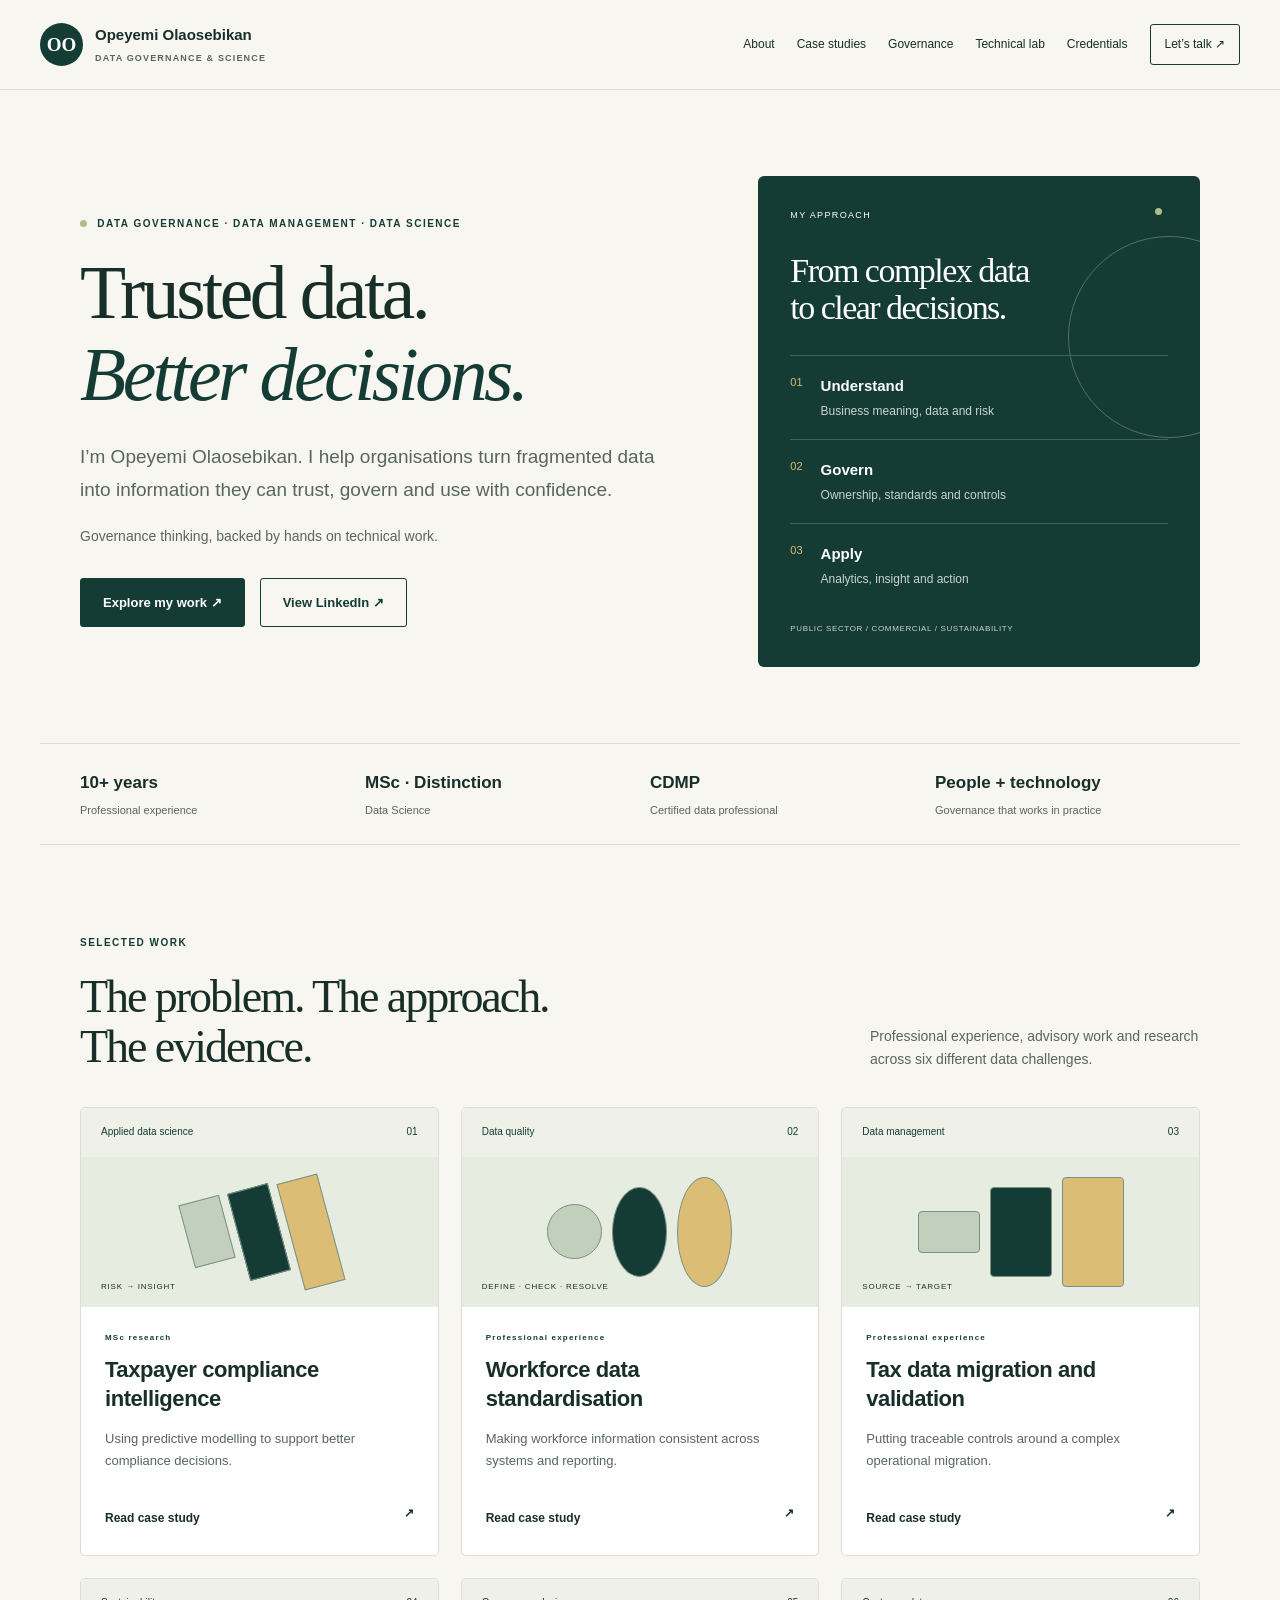
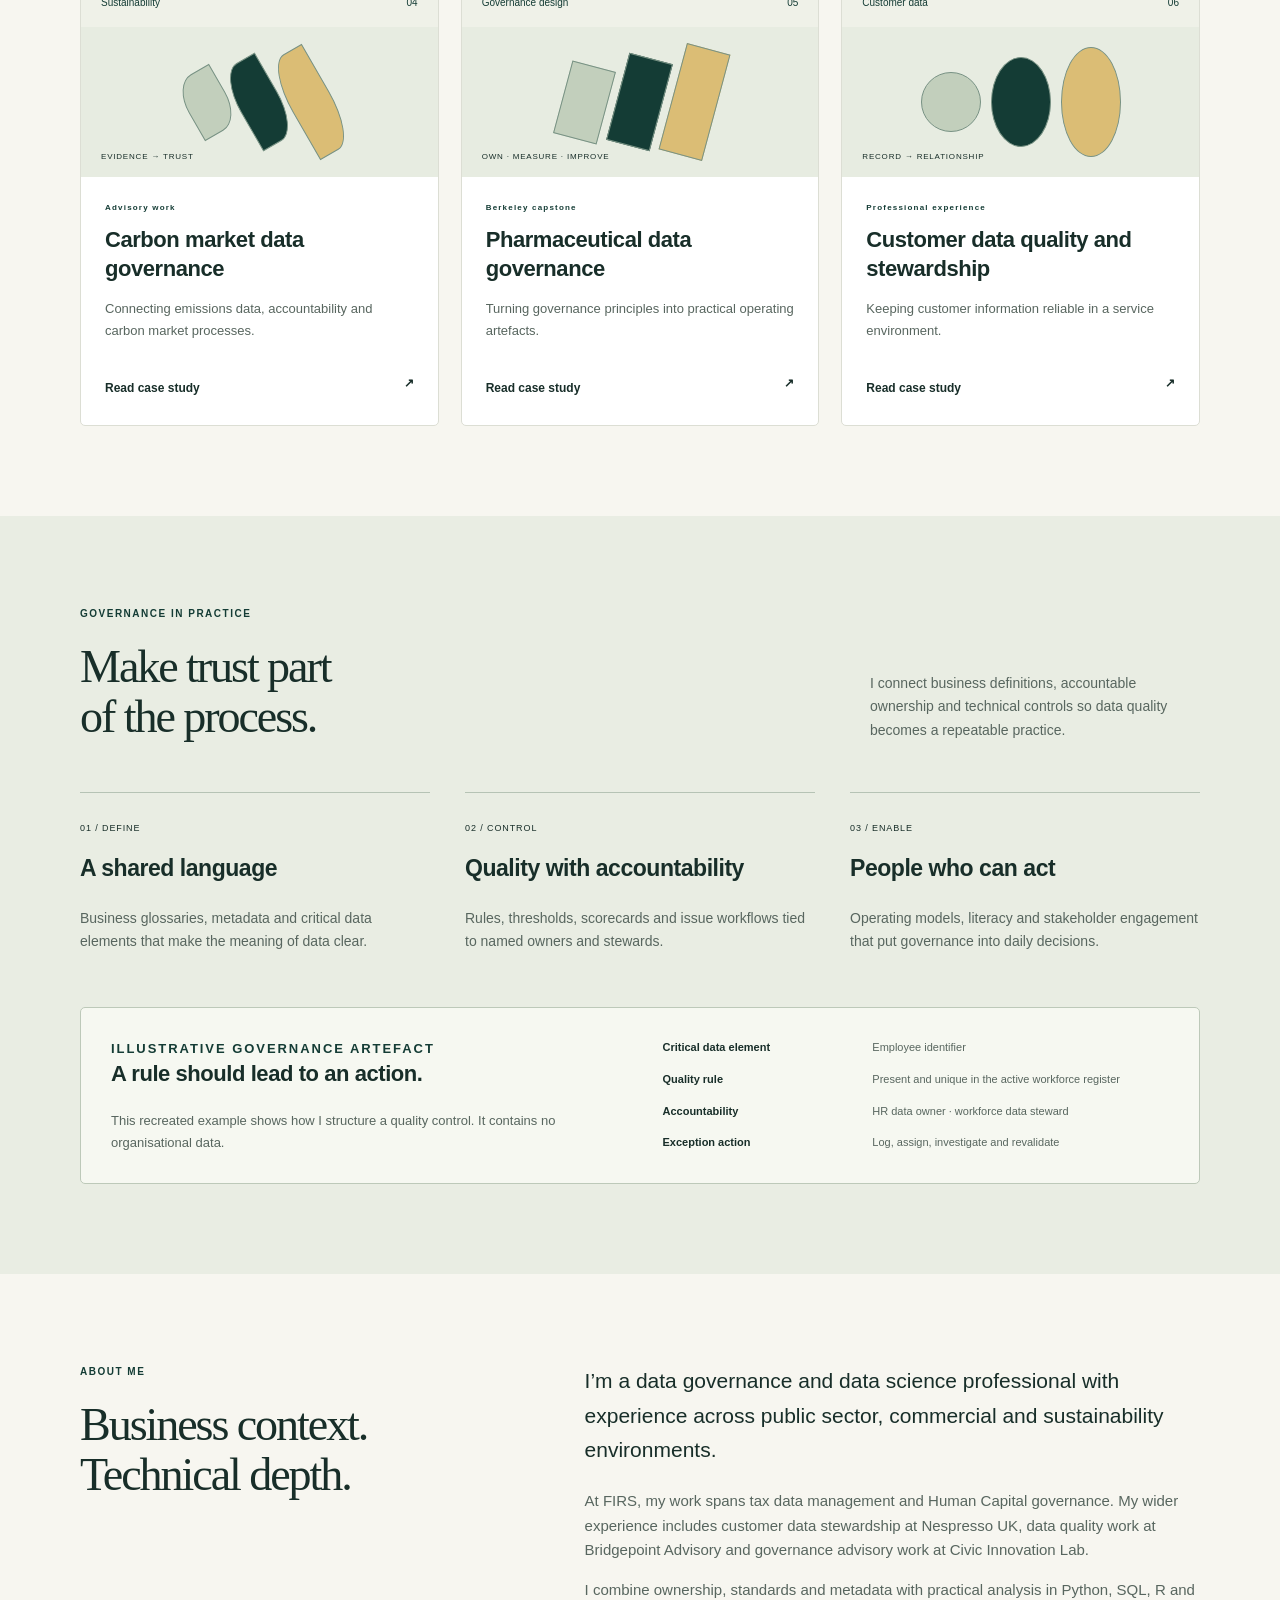
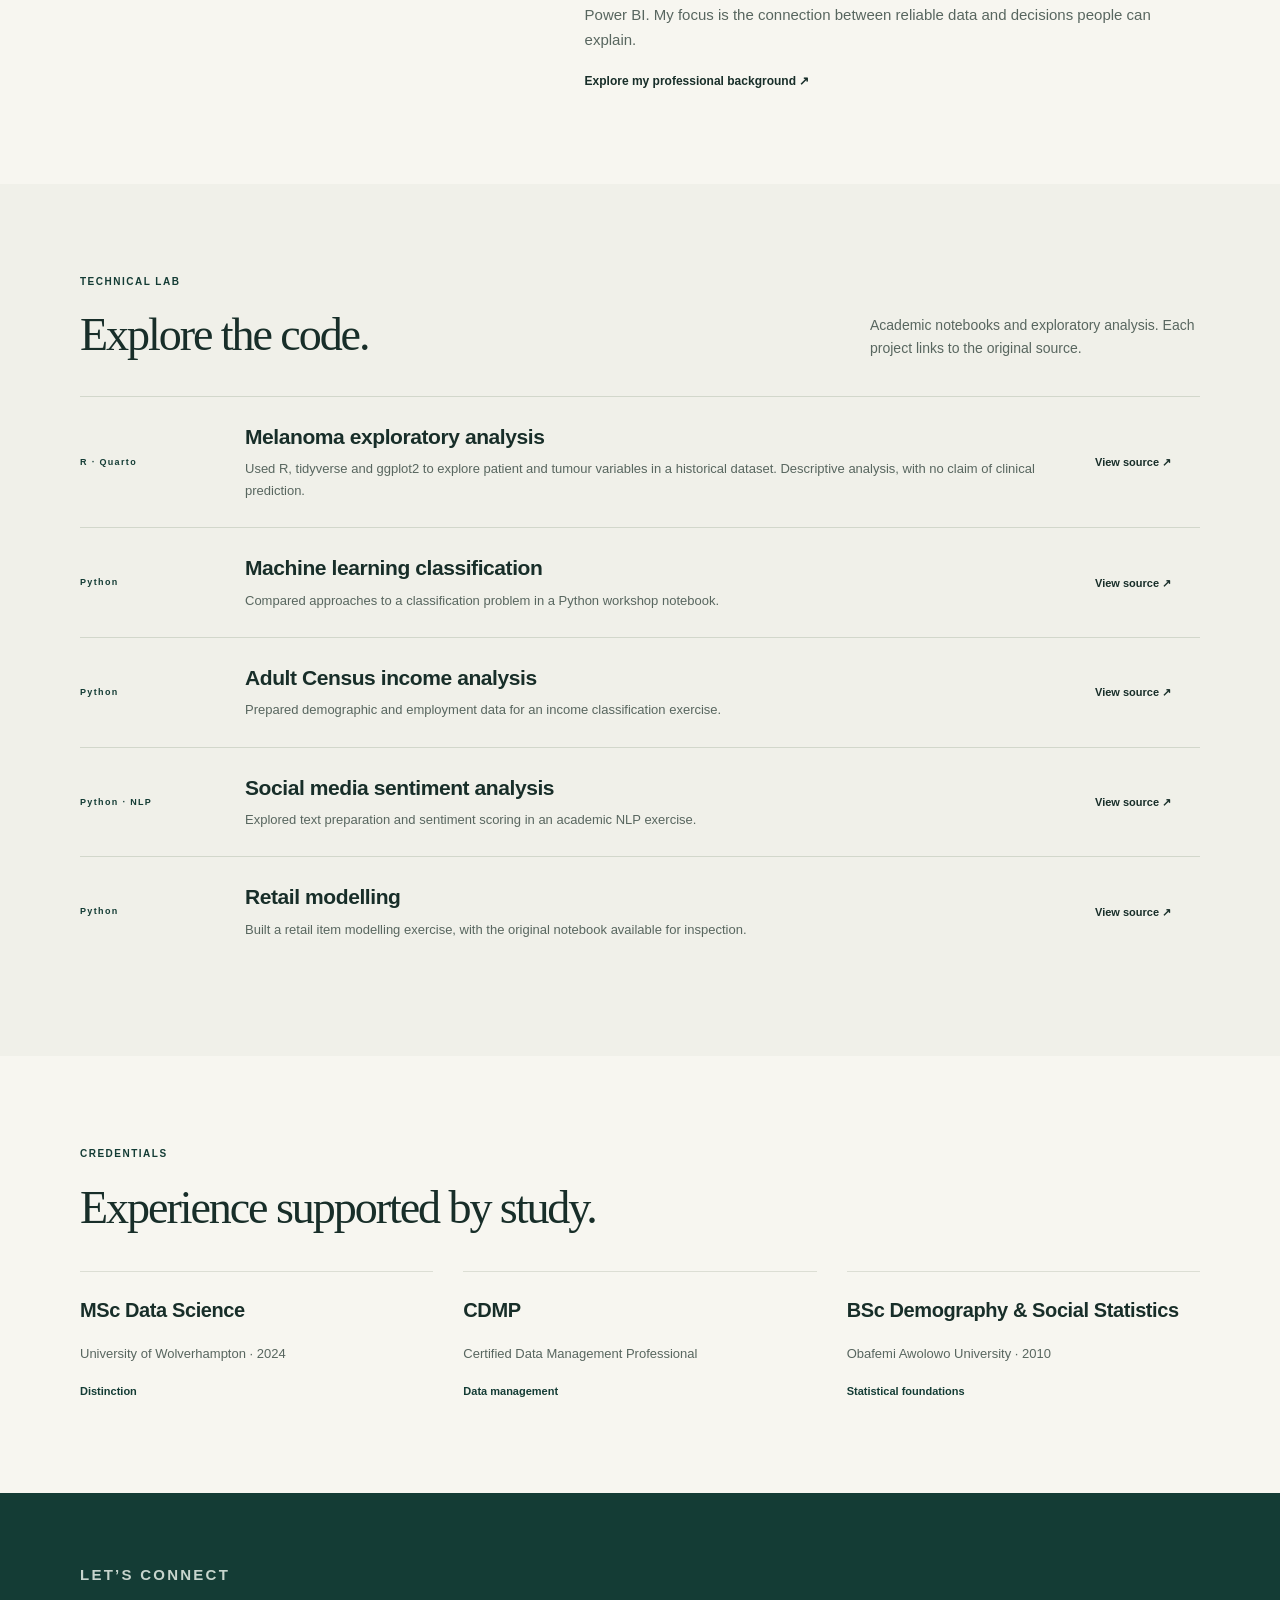
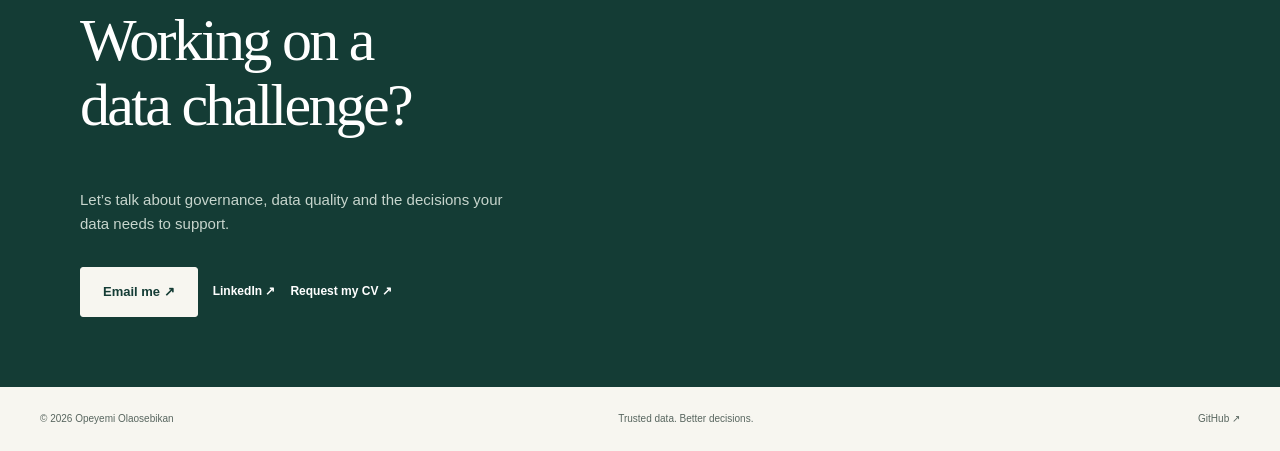
<file: index.html>
<!doctype html><html lang="en"><head><meta charset="utf-8"><meta name="viewport" content="width=device-width, initial-scale=1"><title>Data Governance, Data Quality and Data Science | Opeyemi Olaosebikan</title><meta name="description" content="Data governance, data quality and applied data science. Explore Opeyemi Olaosebikan’s professional experience and technical projects."><meta name="theme-color" content="#143c35"><link rel="canonical" href="https://opeolas.github.io/portfolio.io/"><meta property="og:title" content="Data Governance, Data Quality and Data Science | Opeyemi Olaosebikan"><meta property="og:description" content="Data governance, data quality and applied data science. Explore Opeyemi Olaosebikan’s professional experience and technical projects."><meta property="og:type" content="website"><meta property="og:url" content="https://opeolas.github.io/portfolio.io/"><link rel="icon" href="assets/favicon.svg" type="image/svg+xml"><link rel="stylesheet" href="assets/css/portfolio.css"><script src="assets/js/portfolio.js" defer></script></head><body><a class="skip" href="#main">Skip to content</a><header class="header"><a class="brand" href="index.html" aria-label="Opeyemi Olaosebikan home"><span class="monogram">OO</span><span>Opeyemi Olaosebikan<span class="brand-sub">DATA GOVERNANCE & SCIENCE</span></span></a><button class="menu" aria-expanded="false" aria-controls="navigation" hidden>Menu</button><nav id="navigation" aria-label="Main navigation"><a href="index.html#about">About</a><a href="index.html#case-studies">Case studies</a><a href="index.html#governance">Governance</a><a href="index.html#technical-lab">Technical lab</a><a href="index.html#credentials">Credentials</a><a class="nav-contact" href="index.html#contact">Let’s talk ↗</a></nav></header><main id="main"><section class="hero wrap"><div><p class="eyebrow"><span class="dot"></span> DATA GOVERNANCE · DATA MANAGEMENT · DATA SCIENCE</p><h1>Trusted data.<br><em>Better decisions.</em></h1><p class="hero-intro">I’m Opeyemi Olaosebikan. I help organisations turn fragmented data into information they can trust, govern and use with confidence.</p><p class="muted">Governance thinking, backed by hands on technical work.</p><div class="actions"><a class="button" href="#case-studies">Explore my work ↗</a><a class="button secondary" href="https://www.linkedin.com/in/opeyemi-olaosebikan/">View LinkedIn ↗</a></div></div><aside class="hero-panel"><div class="panel-heading"><span>MY APPROACH</span><span class="dot"></span></div><h2>From complex data<br>to clear decisions.</h2><div class="approach"><span>01</span><div><strong>Understand</strong><p>Business meaning, data and risk</p></div></div><div class="approach"><span>02</span><div><strong>Govern</strong><p>Ownership, standards and controls</p></div></div><div class="approach"><span>03</span><div><strong>Apply</strong><p>Analytics, insight and action</p></div></div><div class="panel-bottom">PUBLIC SECTOR / COMMERCIAL / SUSTAINABILITY</div></aside></section><div class="credibility wrap"><div><strong>10+ years</strong><span>Professional experience</span></div><div><strong>MSc · Distinction</strong><span>Data Science</span></div><div><strong>CDMP</strong><span>Certified data professional</span></div><div><strong>People + technology</strong><span>Governance that works in practice</span></div></div><section id="case-studies" class="section wrap"><div class="section-heading"><div><p class="eyebrow">SELECTED WORK</p><h2>The problem. The approach.<br>The evidence.</h2></div><p>Professional experience, advisory work and research across six different data challenges.</p></div><div class="cards"><article class="card"><div class="card-top"><span>Applied data science</span><span>01</span></div><div class="card-art art-01" aria-hidden="true"><span>RISK → INSIGHT</span><i></i><i></i><i></i></div><div class="card-body"><p class="eyebrow">MSc research</p><h3><a href="case-studies/tax-compliance.html">Taxpayer compliance intelligence</a></h3><p>Using predictive modelling to support better compliance decisions.</p><a class="text-link" href="case-studies/tax-compliance.html">Read case study <span>↗</span></a></div></article><article class="card"><div class="card-top"><span>Data quality</span><span>02</span></div><div class="card-art art-02" aria-hidden="true"><span>DEFINE · CHECK · RESOLVE</span><i></i><i></i><i></i></div><div class="card-body"><p class="eyebrow">Professional experience</p><h3><a href="case-studies/workforce-quality.html">Workforce data standardisation</a></h3><p>Making workforce information consistent across systems and reporting.</p><a class="text-link" href="case-studies/workforce-quality.html">Read case study <span>↗</span></a></div></article><article class="card"><div class="card-top"><span>Data management</span><span>03</span></div><div class="card-art art-03" aria-hidden="true"><span>SOURCE → TARGET</span><i></i><i></i><i></i></div><div class="card-body"><p class="eyebrow">Professional experience</p><h3><a href="case-studies/tax-migration.html">Tax data migration and validation</a></h3><p>Putting traceable controls around a complex operational migration.</p><a class="text-link" href="case-studies/tax-migration.html">Read case study <span>↗</span></a></div></article><article class="card"><div class="card-top"><span>Sustainability</span><span>04</span></div><div class="card-art art-04" aria-hidden="true"><span>EVIDENCE → TRUST</span><i></i><i></i><i></i></div><div class="card-body"><p class="eyebrow">Advisory work</p><h3><a href="case-studies/carbon-governance.html">Carbon market data governance</a></h3><p>Connecting emissions data, accountability and carbon market processes.</p><a class="text-link" href="case-studies/carbon-governance.html">Read case study <span>↗</span></a></div></article><article class="card"><div class="card-top"><span>Governance design</span><span>05</span></div><div class="card-art art-05" aria-hidden="true"><span>OWN · MEASURE · IMPROVE</span><i></i><i></i><i></i></div><div class="card-body"><p class="eyebrow">Berkeley capstone</p><h3><a href="case-studies/pharmco.html">Pharmaceutical data governance</a></h3><p>Turning governance principles into practical operating artefacts.</p><a class="text-link" href="case-studies/pharmco.html">Read case study <span>↗</span></a></div></article><article class="card"><div class="card-top"><span>Customer data</span><span>06</span></div><div class="card-art art-06" aria-hidden="true"><span>RECORD → RELATIONSHIP</span><i></i><i></i><i></i></div><div class="card-body"><p class="eyebrow">Professional experience</p><h3><a href="case-studies/customer-stewardship.html">Customer data quality and stewardship</a></h3><p>Keeping customer information reliable in a service environment.</p><a class="text-link" href="case-studies/customer-stewardship.html">Read case study <span>↗</span></a></div></article></div></section><section id="governance" class="section governance"><div class="wrap"><p class="eyebrow">GOVERNANCE IN PRACTICE</p><div class="section-heading"><h2>Make trust part<br>of the process.</h2><p>I connect business definitions, accountable ownership and technical controls so data quality becomes a repeatable practice.</p></div><div class="capabilities"><article><span>01 / DEFINE</span><h3>A shared language</h3><p>Business glossaries, metadata and critical data elements that make the meaning of data clear.</p></article><article><span>02 / CONTROL</span><h3>Quality with accountability</h3><p>Rules, thresholds, scorecards and issue workflows tied to named owners and stewards.</p></article><article><span>03 / ENABLE</span><h3>People who can act</h3><p>Operating models, literacy and stakeholder engagement that put governance into daily decisions.</p></article></div><div class="sample"><div><p class="eyebrow">ILLUSTRATIVE GOVERNANCE ARTEFACT</p><h3>A rule should lead to an action.</h3><p>This recreated example shows how I structure a quality control. It contains no organisational data.</p></div><dl><dt>Critical data element</dt><dd>Employee identifier</dd><dt>Quality rule</dt><dd>Present and unique in the active workforce register</dd><dt>Accountability</dt><dd>HR data owner · workforce data steward</dd><dt>Exception action</dt><dd>Log, assign, investigate and revalidate</dd></dl></div></div></section><section id="about" class="section wrap about"><div><p class="eyebrow">ABOUT ME</p><h2>Business context.<br>Technical depth.</h2></div><div><p class="large">I’m a data governance and data science professional with experience across public sector, commercial and sustainability environments.</p><p>At FIRS, my work spans tax data management and Human Capital governance. My wider experience includes customer data stewardship at Nespresso UK, data quality work at Bridgepoint Advisory and governance advisory work at Civic Innovation Lab.</p><p>I combine ownership, standards and metadata with practical analysis in Python, SQL, R and Power BI. My focus is the connection between reliable data and decisions people can explain.</p><a class="text-link" href="https://www.linkedin.com/in/opeyemi-olaosebikan/">Explore my professional background ↗</a></div></section><section id="technical-lab" class="section lab"><div class="wrap"><div class="section-heading"><div><p class="eyebrow">TECHNICAL LAB</p><h2>Explore the code.</h2></div><p>Academic notebooks and exploratory analysis. Each project links to the original source.</p></div><div class="lab-list"><article><span class="eyebrow">R · Quarto</span><div><h3>Melanoma exploratory analysis</h3><p>Used R, tidyverse and ggplot2 to explore patient and tumour variables in a historical dataset. Descriptive analysis, with no claim of clinical prediction.</p></div><a href="https://github.com/OpeOlas/Using-R-for-Exploratory-Analysis-of-the-1977-Survival-from-Malignant-Melanoma" aria-label="View source for Melanoma exploratory analysis">View source ↗</a></article><article><span class="eyebrow">Python</span><div><h3>Machine learning classification</h3><p>Compared approaches to a classification problem in a Python workshop notebook.</p></div><a href="https://github.com/OpeOlas/Portfolio/blob/main/Opeyemi%20Olaosebikan-%202338168-%20Workshop%20%233%20Solution.ipynb" aria-label="View source for Machine learning classification">View source ↗</a></article><article><span class="eyebrow">Python</span><div><h3>Adult Census income analysis</h3><p>Prepared demographic and employment data for an income classification exercise.</p></div><a href="https://github.com/OpeOlas/Portfolio/blob/main/Opeyemi%20Olaosebikan-%202338168-%20Workshop%20%232%20Solution.ipynb" aria-label="View source for Adult Census income analysis">View source ↗</a></article><article><span class="eyebrow">Python · NLP</span><div><h3>Social media sentiment analysis</h3><p>Explored text preparation and sentiment scoring in an academic NLP exercise.</p></div><a href="https://github.com/OpeOlas/Portfolio/blob/main/Opeyemi%20Olaosebikan-%202338168-%20Workshop%20%236%20Solution.ipynb" aria-label="View source for Social media sentiment analysis">View source ↗</a></article><article><span class="eyebrow">Python</span><div><h3>Retail modelling</h3><p>Built a retail item modelling exercise, with the original notebook available for inspection.</p></div><a href="https://github.com/OpeOlas/Portfolio/blob/main/Opeyemi%20Olaosebikan-%202338168-%20Workshop%20%235%20Solution.ipynb" aria-label="View source for Retail modelling">View source ↗</a></article></div></div></section><section id="credentials" class="section wrap"><p class="eyebrow">CREDENTIALS</p><h2>Experience supported by study.</h2><div class="credentials"><article><h3>MSc Data Science</h3><p>University of Wolverhampton · 2024</p><strong>Distinction</strong></article><article><h3>CDMP</h3><p>Certified Data Management Professional</p><strong>Data management</strong></article><article><h3>BSc Demography & Social Statistics</h3><p>Obafemi Awolowo University · 2010</p><strong>Statistical foundations</strong></article></div></section><section id="contact" class="contact"><div class="wrap"><p class="eyebrow">LET’S CONNECT</p><h2>Working on a<br>data challenge?</h2><p>Let’s talk about governance, data quality and the decisions your data needs to support.</p><div class="actions"><a class="button light" href="mailto:opeolassofficial@gmail.com">Email me ↗</a><a class="text-link" href="https://www.linkedin.com/in/opeyemi-olaosebikan/">LinkedIn ↗</a><a class="text-link" href="mailto:opeolassofficial@gmail.com?subject=CV%20request">Request my CV ↗</a></div></div></section></main><footer><span>© 2026 Opeyemi Olaosebikan</span><span>Trusted data. Better decisions.</span><a href="https://github.com/OpeOlas">GitHub ↗</a></footer></body></html>
</file>
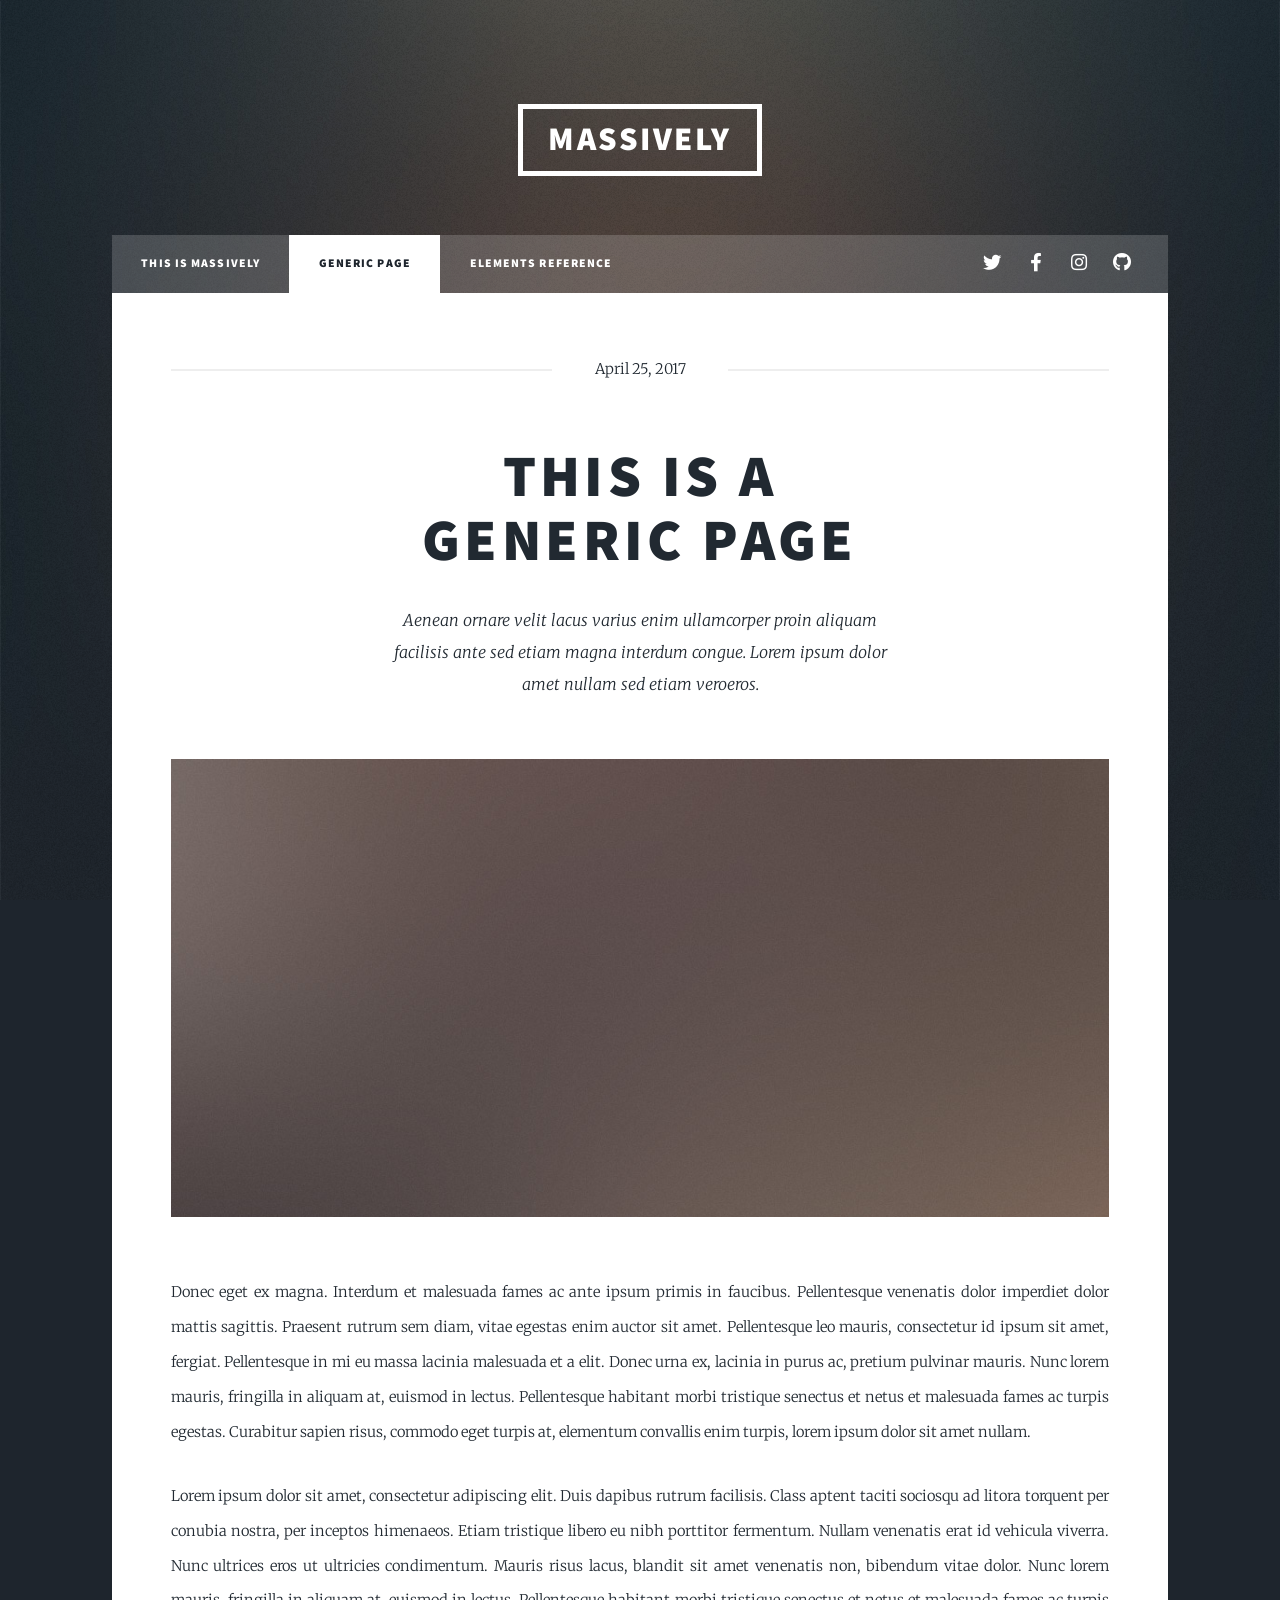
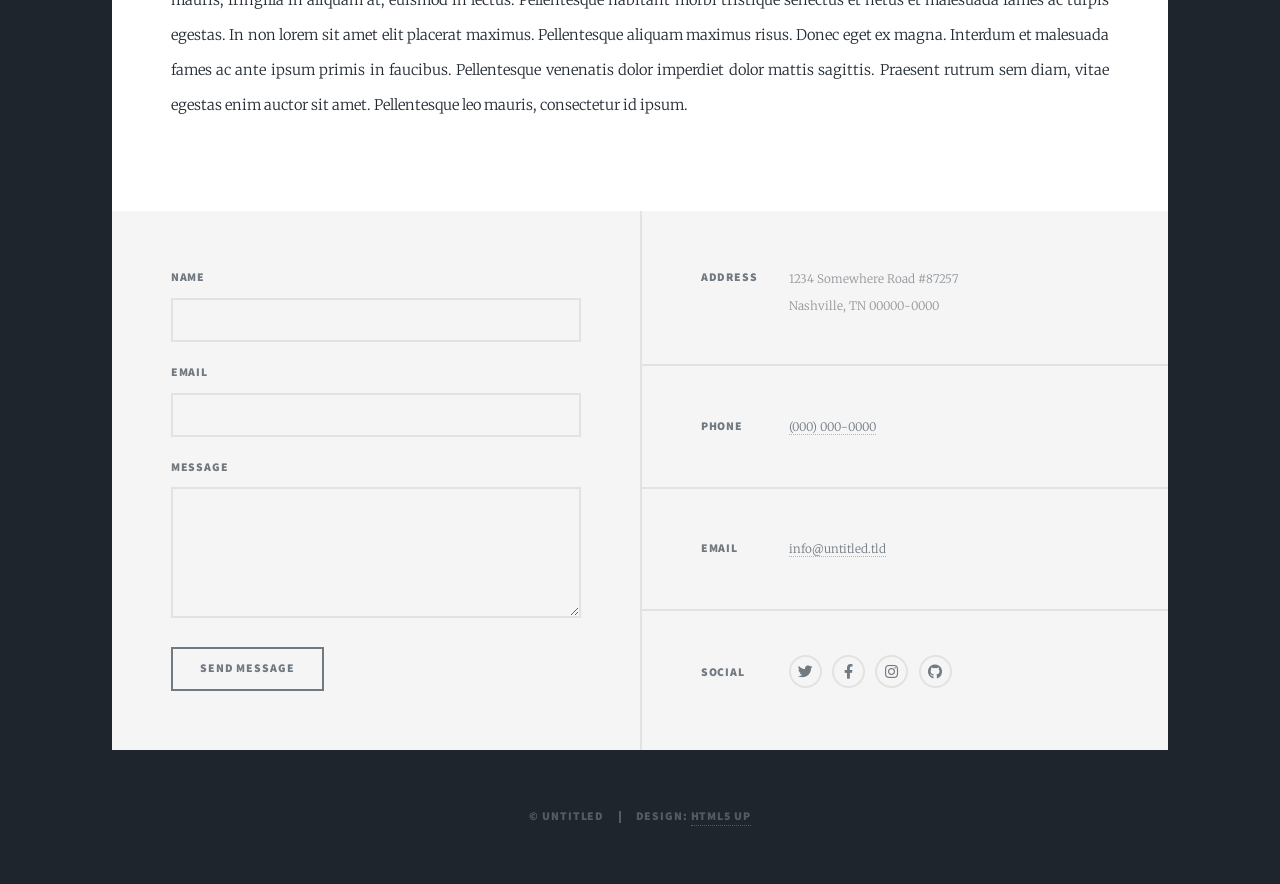
<file: generic.html>
<!DOCTYPE HTML>
<!--
	Massively by HTML5 UP
	html5up.net | @ajl
	Free for personal and commercial use under the CCA 3.0 license (html5up.net/license)
-->
<html>
	<head>
		<title>Generic Page - Massively by HTML5 UP</title>
		<meta charset="utf-8" />
		<meta name="viewport" content="width=device-width, initial-scale=1, user-scalable=no" />
		<link rel="stylesheet" href="assets/css/main.css" />
		<noscript><link rel="stylesheet" href="assets/css/noscript.css" /></noscript>
	</head>
	<body class="is-preload">

		<!-- Wrapper -->
			<div id="wrapper">

				<!-- Header -->
					<header id="header">
						<a href="index.html" class="logo">Massively</a>
					</header>

				<!-- Nav -->
					<nav id="nav">
						<ul class="links">
							<li><a href="index.html">This is Massively</a></li>
							<li class="active"><a href="generic.html">Generic Page</a></li>
							<li><a href="elements.html">Elements Reference</a></li>
						</ul>
						<ul class="icons">
							<li><a href="#" class="icon brands fa-twitter"><span class="label">Twitter</span></a></li>
							<li><a href="#" class="icon brands fa-facebook-f"><span class="label">Facebook</span></a></li>
							<li><a href="#" class="icon brands fa-instagram"><span class="label">Instagram</span></a></li>
							<li><a href="#" class="icon brands fa-github"><span class="label">GitHub</span></a></li>
						</ul>
					</nav>

				<!-- Main -->
					<div id="main">

						<!-- Post -->
							<section class="post">
								<header class="major">
									<span class="date">April 25, 2017</span>
									<h1>This is a<br />
									Generic Page</h1>
									<p>Aenean ornare velit lacus varius enim ullamcorper proin aliquam<br />
									facilisis ante sed etiam magna interdum congue. Lorem ipsum dolor<br />
									amet nullam sed etiam veroeros.</p>
								</header>
								<div class="image main"><img src="images/pic01.jpg" alt="" /></div>
								<p>Donec eget ex magna. Interdum et malesuada fames ac ante ipsum primis in faucibus. Pellentesque venenatis dolor imperdiet dolor mattis sagittis. Praesent rutrum sem diam, vitae egestas enim auctor sit amet. Pellentesque leo mauris, consectetur id ipsum sit amet, fergiat. Pellentesque in mi eu massa lacinia malesuada et a elit. Donec urna ex, lacinia in purus ac, pretium pulvinar mauris. Nunc lorem mauris, fringilla in aliquam at, euismod in lectus. Pellentesque habitant morbi tristique senectus et netus et malesuada fames ac turpis egestas. Curabitur sapien risus, commodo eget turpis at, elementum convallis enim turpis, lorem ipsum dolor sit amet nullam.</p>
								<p>Lorem ipsum dolor sit amet, consectetur adipiscing elit. Duis dapibus rutrum facilisis. Class aptent taciti sociosqu ad litora torquent per conubia nostra, per inceptos himenaeos. Etiam tristique libero eu nibh porttitor fermentum. Nullam venenatis erat id vehicula viverra. Nunc ultrices eros ut ultricies condimentum. Mauris risus lacus, blandit sit amet venenatis non, bibendum vitae dolor. Nunc lorem mauris, fringilla in aliquam at, euismod in lectus. Pellentesque habitant morbi tristique senectus et netus et malesuada fames ac turpis egestas. In non lorem sit amet elit placerat maximus. Pellentesque aliquam maximus risus. Donec eget ex magna. Interdum et malesuada fames ac ante ipsum primis in faucibus. Pellentesque venenatis dolor imperdiet dolor mattis sagittis. Praesent rutrum sem diam, vitae egestas enim auctor sit amet. Pellentesque leo mauris, consectetur id ipsum.</p>
							</section>

					</div>

				<!-- Footer -->
					<footer id="footer">
						<section>
							<form method="post" action="#">
								<div class="fields">
									<div class="field">
										<label for="name">Name</label>
										<input type="text" name="name" id="name" />
									</div>
									<div class="field">
										<label for="email">Email</label>
										<input type="text" name="email" id="email" />
									</div>
									<div class="field">
										<label for="message">Message</label>
										<textarea name="message" id="message" rows="3"></textarea>
									</div>
								</div>
								<ul class="actions">
									<li><input type="submit" value="Send Message" /></li>
								</ul>
							</form>
						</section>
						<section class="split contact">
							<section class="alt">
								<h3>Address</h3>
								<p>1234 Somewhere Road #87257<br />
								Nashville, TN 00000-0000</p>
							</section>
							<section>
								<h3>Phone</h3>
								<p><a href="#">(000) 000-0000</a></p>
							</section>
							<section>
								<h3>Email</h3>
								<p><a href="#">info@untitled.tld</a></p>
							</section>
							<section>
								<h3>Social</h3>
								<ul class="icons alt">
									<li><a href="#" class="icon brands alt fa-twitter"><span class="label">Twitter</span></a></li>
									<li><a href="#" class="icon brands alt fa-facebook-f"><span class="label">Facebook</span></a></li>
									<li><a href="#" class="icon brands alt fa-instagram"><span class="label">Instagram</span></a></li>
									<li><a href="#" class="icon brands alt fa-github"><span class="label">GitHub</span></a></li>
								</ul>
							</section>
						</section>
					</footer>

				<!-- Copyright -->
					<div id="copyright">
						<ul><li>&copy; Untitled</li><li>Design: <a href="https://html5up.net">HTML5 UP</a></li></ul>
					</div>

			</div>

		<!-- Scripts -->
			<script src="assets/js/jquery.min.js"></script>
			<script src="assets/js/jquery.scrollex.min.js"></script>
			<script src="assets/js/jquery.scrolly.min.js"></script>
			<script src="assets/js/browser.min.js"></script>
			<script src="assets/js/breakpoints.min.js"></script>
			<script src="assets/js/util.js"></script>
			<script src="assets/js/main.js"></script>

	</body>
</html>
</file>
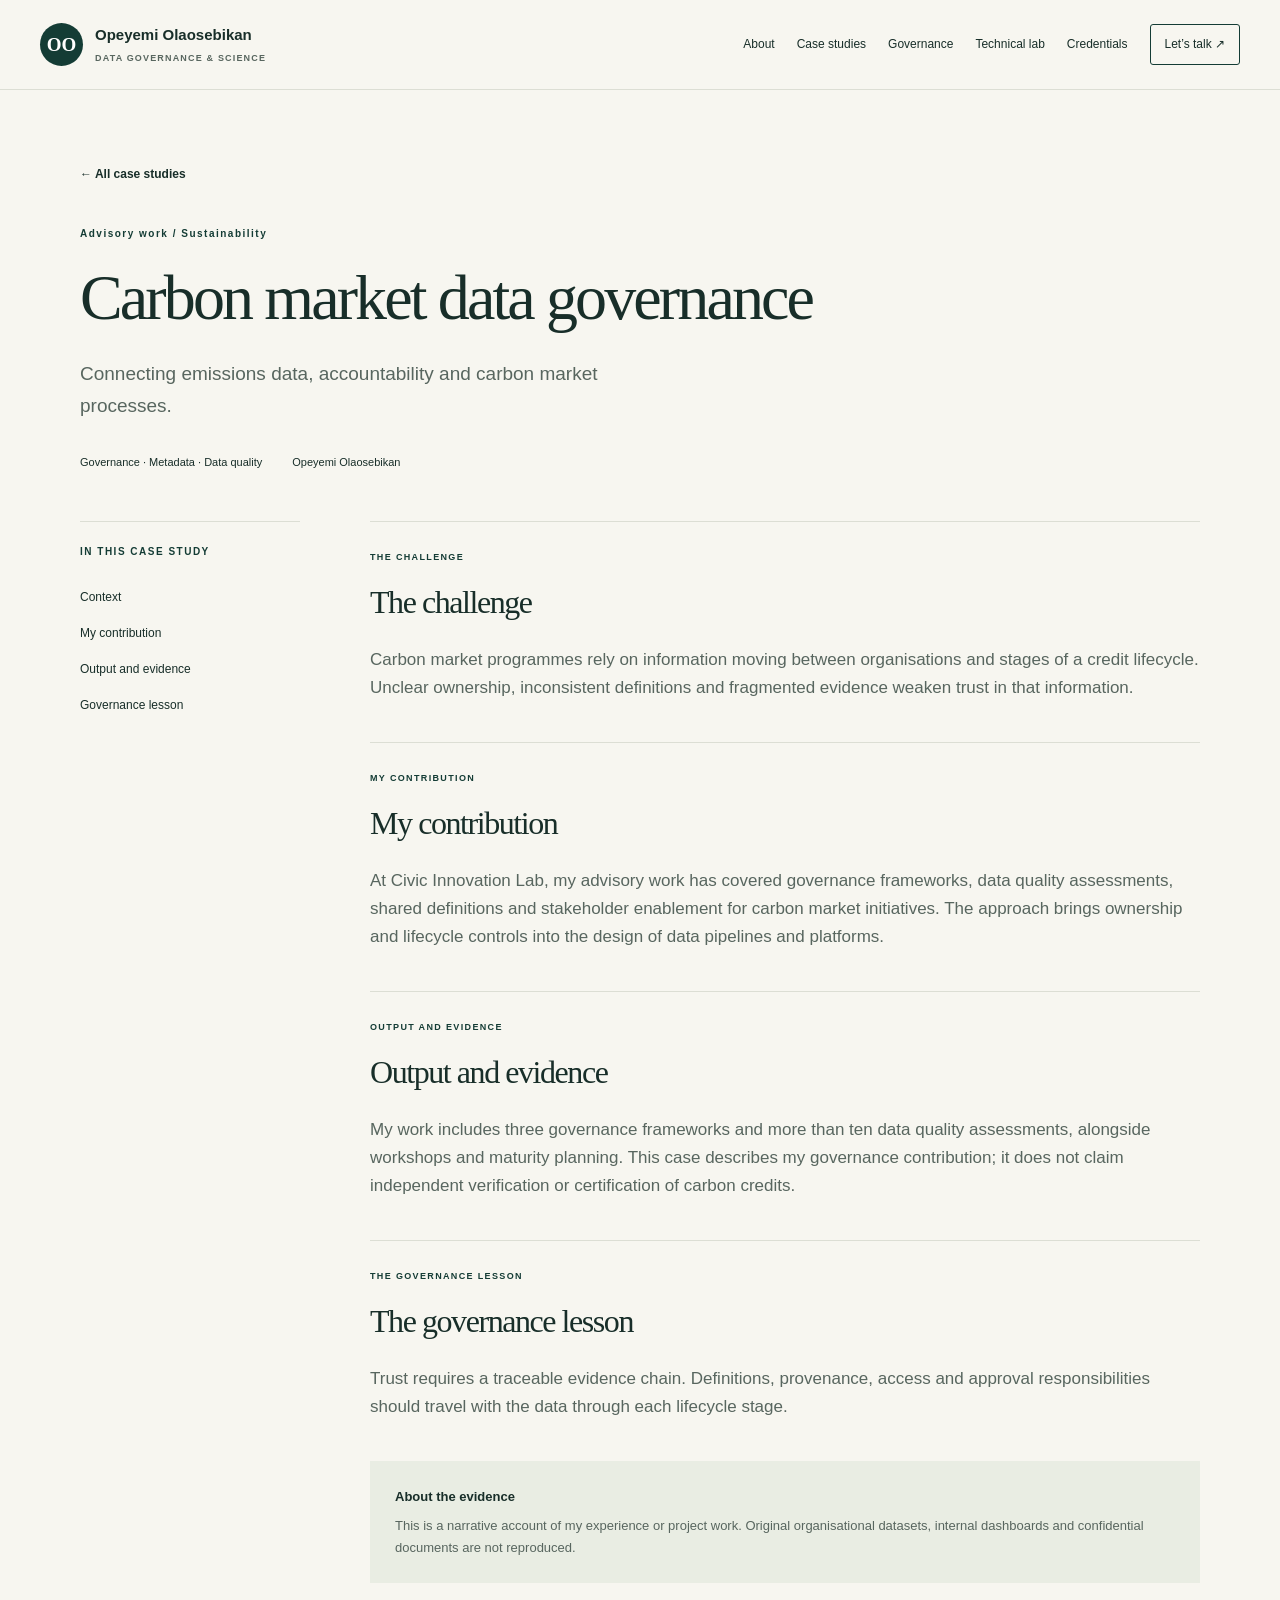
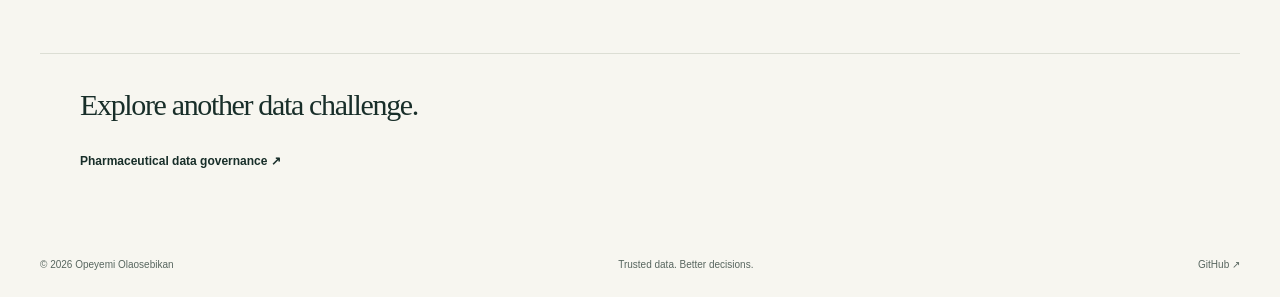
<file: case-studies/carbon-governance.html>
<!doctype html><html lang="en"><head><meta charset="utf-8"><meta name="viewport" content="width=device-width, initial-scale=1"><title>Carbon market data governance | Opeyemi Olaosebikan</title><meta name="description" content="Connecting emissions data, accountability and carbon market processes."><meta name="theme-color" content="#143c35"><link rel="canonical" href="https://opeolas.github.io/portfolio.io/case-studies/carbon-governance.html"><meta property="og:title" content="Carbon market data governance | Opeyemi Olaosebikan"><meta property="og:description" content="Connecting emissions data, accountability and carbon market processes."><meta property="og:type" content="website"><meta property="og:url" content="https://opeolas.github.io/portfolio.io/case-studies/carbon-governance.html"><link rel="icon" href="../assets/favicon.svg" type="image/svg+xml"><link rel="stylesheet" href="../assets/css/portfolio.css"><script src="../assets/js/portfolio.js" defer></script></head><body><a class="skip" href="#main">Skip to content</a><header class="header"><a class="brand" href="../index.html" aria-label="Opeyemi Olaosebikan home"><span class="monogram">OO</span><span>Opeyemi Olaosebikan<span class="brand-sub">DATA GOVERNANCE & SCIENCE</span></span></a><button class="menu" aria-expanded="false" aria-controls="navigation" hidden>Menu</button><nav id="navigation" aria-label="Main navigation"><a href="../index.html#about">About</a><a href="../index.html#case-studies">Case studies</a><a href="../index.html#governance">Governance</a><a href="../index.html#technical-lab">Technical lab</a><a href="../index.html#credentials">Credentials</a><a class="nav-contact" href="../index.html#contact">Let’s talk ↗</a></nav></header><main id="main"><section class="case-hero wrap"><a class="text-link" href="../index.html#case-studies">← All case studies</a><p class="eyebrow">Advisory work / Sustainability</p><h1>Carbon market data governance</h1><p class="hero-intro">Connecting emissions data, accountability and carbon market processes.</p><div class="case-meta"><span>Governance · Metadata · Data quality</span><span>Opeyemi Olaosebikan</span></div></section><div class="case-layout wrap"><aside><p class="eyebrow">IN THIS CASE STUDY</p><a href="#context">Context</a><a href="#approach">My contribution</a><a href="#result">Output and evidence</a><a href="#lesson">Governance lesson</a></aside><div><section id="context" class="case-section"><p class="eyebrow">THE CHALLENGE</p><h2>The challenge</h2><p>Carbon market programmes rely on information moving between organisations and stages of a credit lifecycle. Unclear ownership, inconsistent definitions and fragmented evidence weaken trust in that information.</p></section><section id="approach" class="case-section"><p class="eyebrow">MY CONTRIBUTION</p><h2>My contribution</h2><p>At Civic Innovation Lab, my advisory work has covered governance frameworks, data quality assessments, shared definitions and stakeholder enablement for carbon market initiatives. The approach brings ownership and lifecycle controls into the design of data pipelines and platforms.</p></section><section id="result" class="case-section"><p class="eyebrow">OUTPUT AND EVIDENCE</p><h2>Output and evidence</h2><p>My work includes three governance frameworks and more than ten data quality assessments, alongside workshops and maturity planning. This case describes my governance contribution; it does not claim independent verification or certification of carbon credits.</p></section><section id="lesson" class="case-section"><p class="eyebrow">THE GOVERNANCE LESSON</p><h2>The governance lesson</h2><p>Trust requires a traceable evidence chain. Definitions, provenance, access and approval responsibilities should travel with the data through each lifecycle stage.</p></section><div class="evidence-note"><strong>About the evidence</strong><p>This is a narrative account of my experience or project work. Original organisational datasets, internal dashboards and confidential documents are not reproduced.</p></div></div></div><section class="case-next wrap"><h2>Explore another data challenge.</h2><a class="text-link" href="pharmco.html">Pharmaceutical data governance ↗</a></section></main><footer><span>© 2026 Opeyemi Olaosebikan</span><span>Trusted data. Better decisions.</span><a href="https://github.com/OpeOlas">GitHub ↗</a></footer></body></html>
</file>
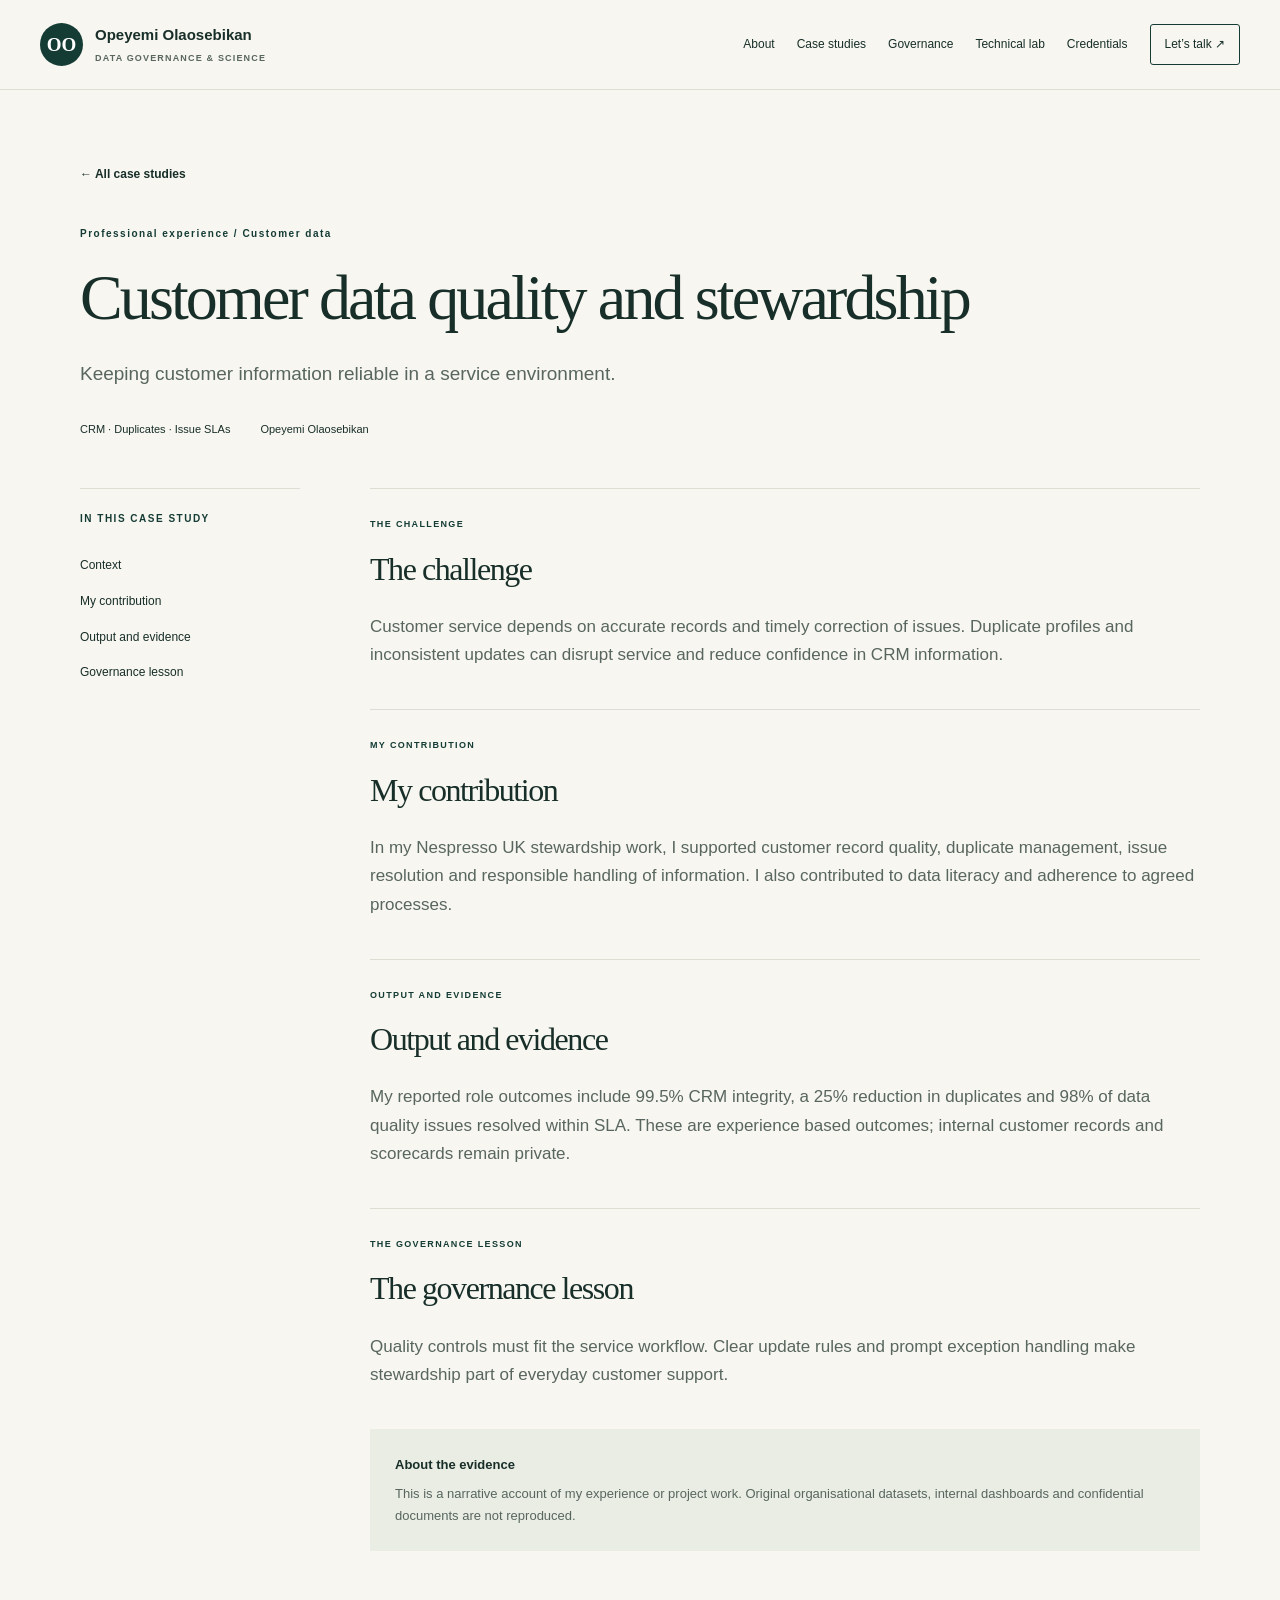
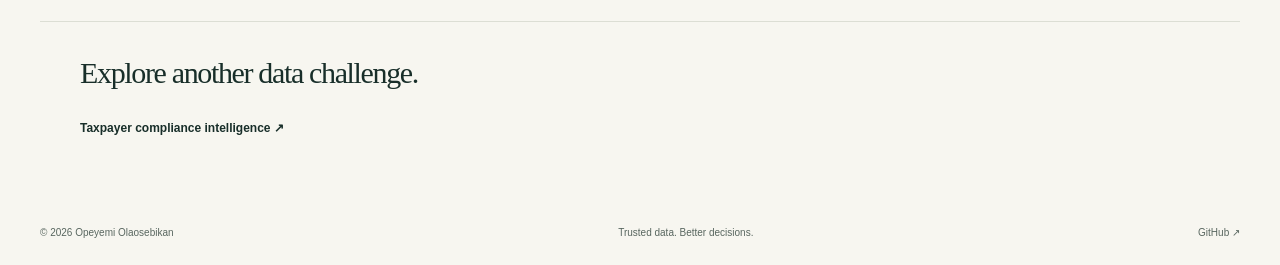
<file: case-studies/customer-stewardship.html>
<!doctype html><html lang="en"><head><meta charset="utf-8"><meta name="viewport" content="width=device-width, initial-scale=1"><title>Customer data quality and stewardship | Opeyemi Olaosebikan</title><meta name="description" content="Keeping customer information reliable in a service environment."><meta name="theme-color" content="#143c35"><link rel="canonical" href="https://opeolas.github.io/portfolio.io/case-studies/customer-stewardship.html"><meta property="og:title" content="Customer data quality and stewardship | Opeyemi Olaosebikan"><meta property="og:description" content="Keeping customer information reliable in a service environment."><meta property="og:type" content="website"><meta property="og:url" content="https://opeolas.github.io/portfolio.io/case-studies/customer-stewardship.html"><link rel="icon" href="../assets/favicon.svg" type="image/svg+xml"><link rel="stylesheet" href="../assets/css/portfolio.css"><script src="../assets/js/portfolio.js" defer></script></head><body><a class="skip" href="#main">Skip to content</a><header class="header"><a class="brand" href="../index.html" aria-label="Opeyemi Olaosebikan home"><span class="monogram">OO</span><span>Opeyemi Olaosebikan<span class="brand-sub">DATA GOVERNANCE & SCIENCE</span></span></a><button class="menu" aria-expanded="false" aria-controls="navigation" hidden>Menu</button><nav id="navigation" aria-label="Main navigation"><a href="../index.html#about">About</a><a href="../index.html#case-studies">Case studies</a><a href="../index.html#governance">Governance</a><a href="../index.html#technical-lab">Technical lab</a><a href="../index.html#credentials">Credentials</a><a class="nav-contact" href="../index.html#contact">Let’s talk ↗</a></nav></header><main id="main"><section class="case-hero wrap"><a class="text-link" href="../index.html#case-studies">← All case studies</a><p class="eyebrow">Professional experience / Customer data</p><h1>Customer data quality and stewardship</h1><p class="hero-intro">Keeping customer information reliable in a service environment.</p><div class="case-meta"><span>CRM · Duplicates · Issue SLAs</span><span>Opeyemi Olaosebikan</span></div></section><div class="case-layout wrap"><aside><p class="eyebrow">IN THIS CASE STUDY</p><a href="#context">Context</a><a href="#approach">My contribution</a><a href="#result">Output and evidence</a><a href="#lesson">Governance lesson</a></aside><div><section id="context" class="case-section"><p class="eyebrow">THE CHALLENGE</p><h2>The challenge</h2><p>Customer service depends on accurate records and timely correction of issues. Duplicate profiles and inconsistent updates can disrupt service and reduce confidence in CRM information.</p></section><section id="approach" class="case-section"><p class="eyebrow">MY CONTRIBUTION</p><h2>My contribution</h2><p>In my Nespresso UK stewardship work, I supported customer record quality, duplicate management, issue resolution and responsible handling of information. I also contributed to data literacy and adherence to agreed processes.</p></section><section id="result" class="case-section"><p class="eyebrow">OUTPUT AND EVIDENCE</p><h2>Output and evidence</h2><p>My reported role outcomes include 99.5% CRM integrity, a 25% reduction in duplicates and 98% of data quality issues resolved within SLA. These are experience based outcomes; internal customer records and scorecards remain private.</p></section><section id="lesson" class="case-section"><p class="eyebrow">THE GOVERNANCE LESSON</p><h2>The governance lesson</h2><p>Quality controls must fit the service workflow. Clear update rules and prompt exception handling make stewardship part of everyday customer support.</p></section><div class="evidence-note"><strong>About the evidence</strong><p>This is a narrative account of my experience or project work. Original organisational datasets, internal dashboards and confidential documents are not reproduced.</p></div></div></div><section class="case-next wrap"><h2>Explore another data challenge.</h2><a class="text-link" href="tax-compliance.html">Taxpayer compliance intelligence ↗</a></section></main><footer><span>© 2026 Opeyemi Olaosebikan</span><span>Trusted data. Better decisions.</span><a href="https://github.com/OpeOlas">GitHub ↗</a></footer></body></html>
</file>
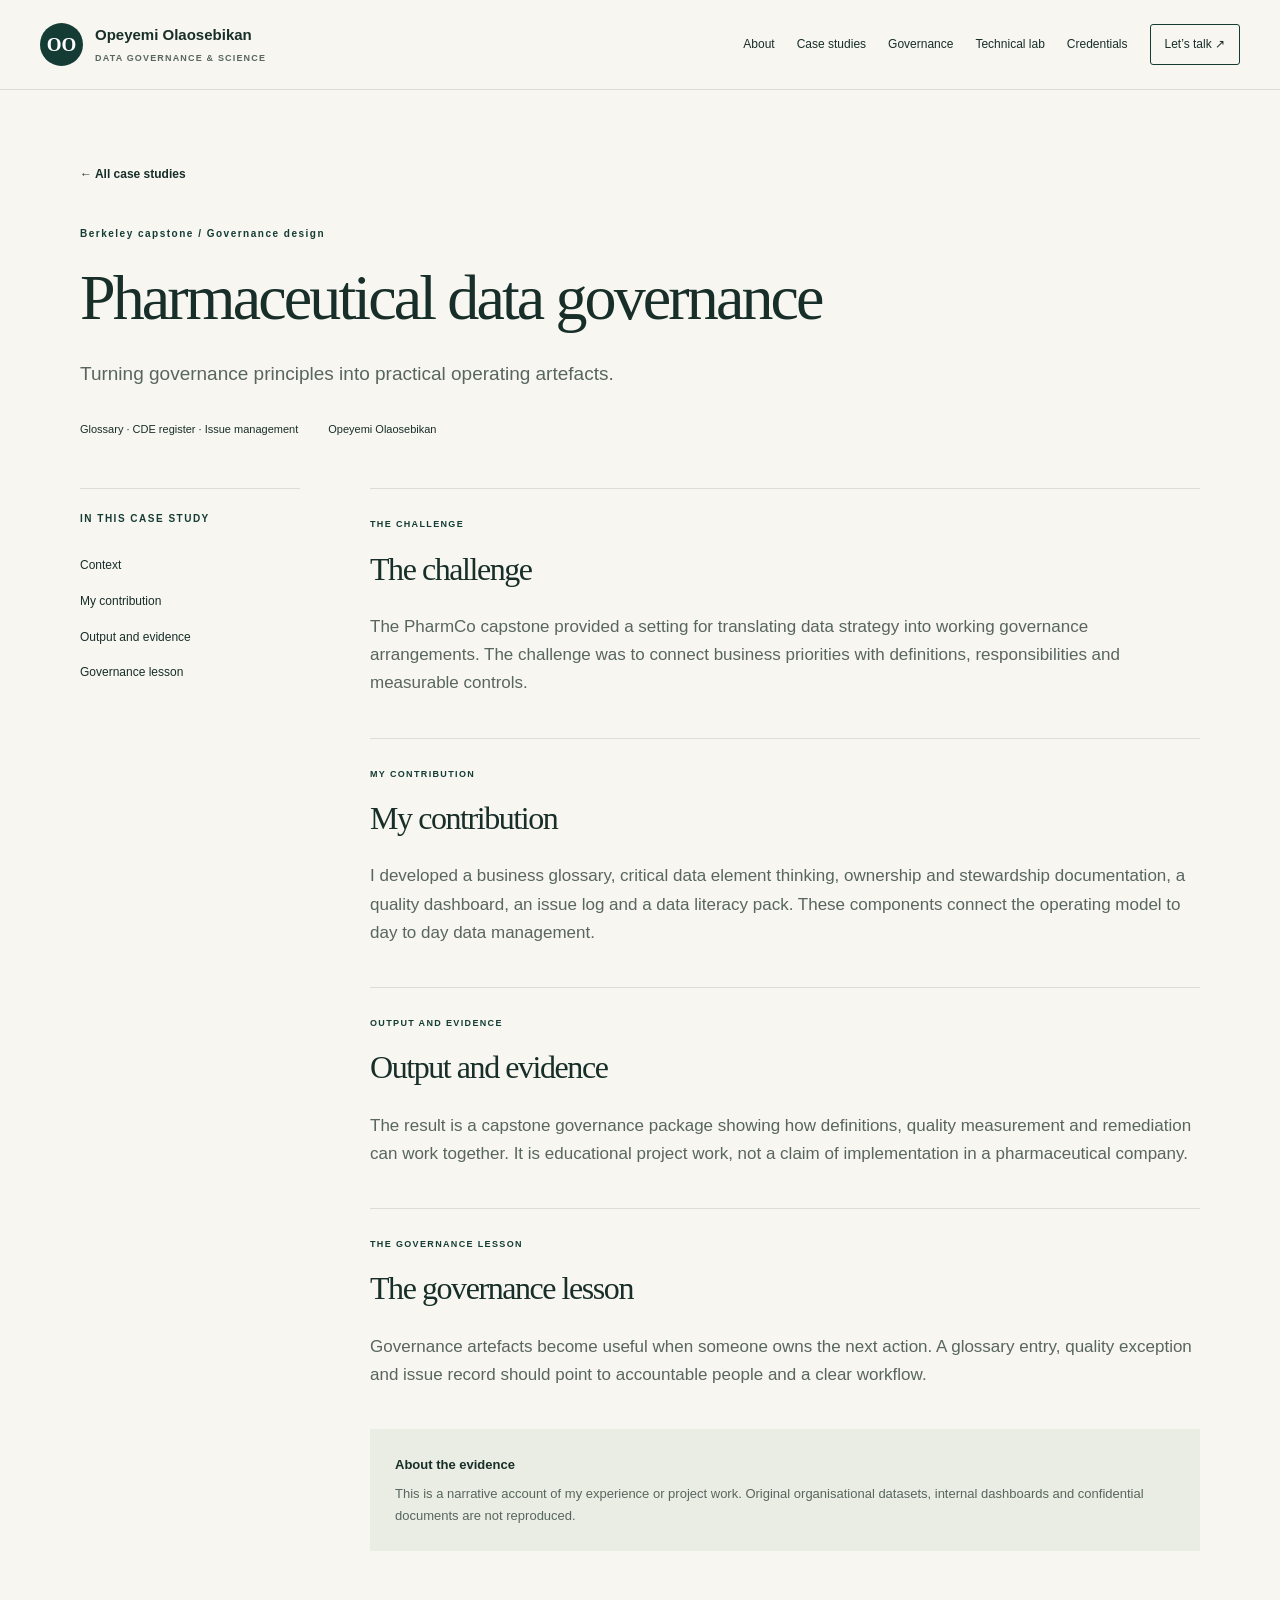
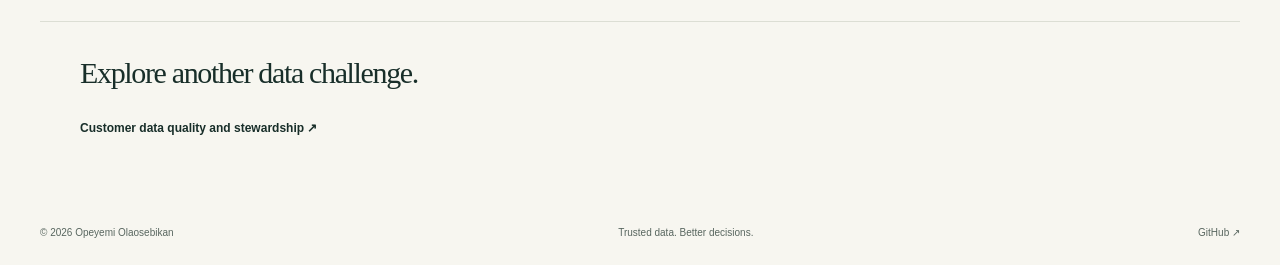
<file: case-studies/pharmco.html>
<!doctype html><html lang="en"><head><meta charset="utf-8"><meta name="viewport" content="width=device-width, initial-scale=1"><title>Pharmaceutical data governance | Opeyemi Olaosebikan</title><meta name="description" content="Turning governance principles into practical operating artefacts."><meta name="theme-color" content="#143c35"><link rel="canonical" href="https://opeolas.github.io/portfolio.io/case-studies/pharmco.html"><meta property="og:title" content="Pharmaceutical data governance | Opeyemi Olaosebikan"><meta property="og:description" content="Turning governance principles into practical operating artefacts."><meta property="og:type" content="website"><meta property="og:url" content="https://opeolas.github.io/portfolio.io/case-studies/pharmco.html"><link rel="icon" href="../assets/favicon.svg" type="image/svg+xml"><link rel="stylesheet" href="../assets/css/portfolio.css"><script src="../assets/js/portfolio.js" defer></script></head><body><a class="skip" href="#main">Skip to content</a><header class="header"><a class="brand" href="../index.html" aria-label="Opeyemi Olaosebikan home"><span class="monogram">OO</span><span>Opeyemi Olaosebikan<span class="brand-sub">DATA GOVERNANCE & SCIENCE</span></span></a><button class="menu" aria-expanded="false" aria-controls="navigation" hidden>Menu</button><nav id="navigation" aria-label="Main navigation"><a href="../index.html#about">About</a><a href="../index.html#case-studies">Case studies</a><a href="../index.html#governance">Governance</a><a href="../index.html#technical-lab">Technical lab</a><a href="../index.html#credentials">Credentials</a><a class="nav-contact" href="../index.html#contact">Let’s talk ↗</a></nav></header><main id="main"><section class="case-hero wrap"><a class="text-link" href="../index.html#case-studies">← All case studies</a><p class="eyebrow">Berkeley capstone / Governance design</p><h1>Pharmaceutical data governance</h1><p class="hero-intro">Turning governance principles into practical operating artefacts.</p><div class="case-meta"><span>Glossary · CDE register · Issue management</span><span>Opeyemi Olaosebikan</span></div></section><div class="case-layout wrap"><aside><p class="eyebrow">IN THIS CASE STUDY</p><a href="#context">Context</a><a href="#approach">My contribution</a><a href="#result">Output and evidence</a><a href="#lesson">Governance lesson</a></aside><div><section id="context" class="case-section"><p class="eyebrow">THE CHALLENGE</p><h2>The challenge</h2><p>The PharmCo capstone provided a setting for translating data strategy into working governance arrangements. The challenge was to connect business priorities with definitions, responsibilities and measurable controls.</p></section><section id="approach" class="case-section"><p class="eyebrow">MY CONTRIBUTION</p><h2>My contribution</h2><p>I developed a business glossary, critical data element thinking, ownership and stewardship documentation, a quality dashboard, an issue log and a data literacy pack. These components connect the operating model to day to day data management.</p></section><section id="result" class="case-section"><p class="eyebrow">OUTPUT AND EVIDENCE</p><h2>Output and evidence</h2><p>The result is a capstone governance package showing how definitions, quality measurement and remediation can work together. It is educational project work, not a claim of implementation in a pharmaceutical company.</p></section><section id="lesson" class="case-section"><p class="eyebrow">THE GOVERNANCE LESSON</p><h2>The governance lesson</h2><p>Governance artefacts become useful when someone owns the next action. A glossary entry, quality exception and issue record should point to accountable people and a clear workflow.</p></section><div class="evidence-note"><strong>About the evidence</strong><p>This is a narrative account of my experience or project work. Original organisational datasets, internal dashboards and confidential documents are not reproduced.</p></div></div></div><section class="case-next wrap"><h2>Explore another data challenge.</h2><a class="text-link" href="customer-stewardship.html">Customer data quality and stewardship ↗</a></section></main><footer><span>© 2026 Opeyemi Olaosebikan</span><span>Trusted data. Better decisions.</span><a href="https://github.com/OpeOlas">GitHub ↗</a></footer></body></html>
</file>
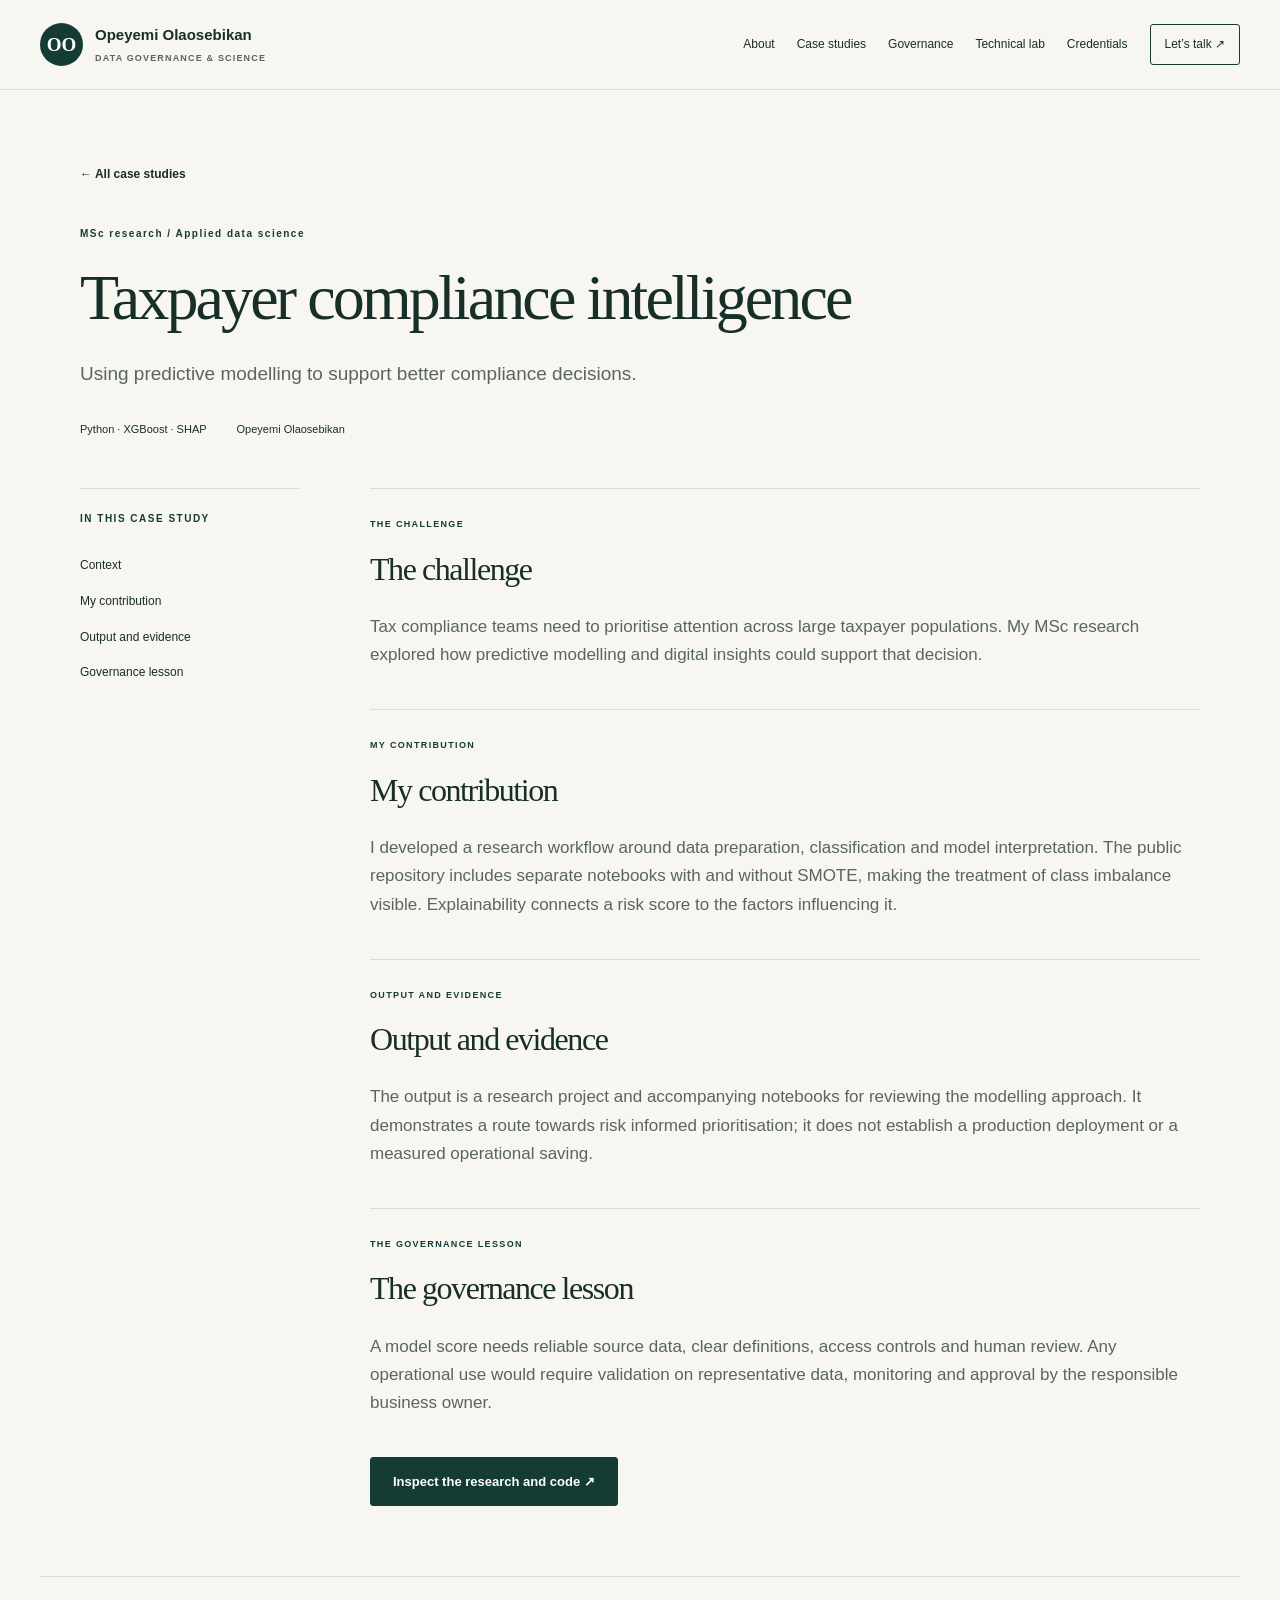
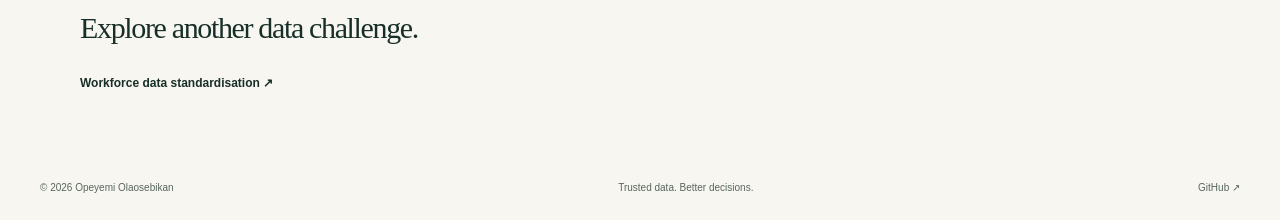
<file: case-studies/tax-compliance.html>
<!doctype html><html lang="en"><head><meta charset="utf-8"><meta name="viewport" content="width=device-width, initial-scale=1"><title>Taxpayer compliance intelligence | Opeyemi Olaosebikan</title><meta name="description" content="Using predictive modelling to support better compliance decisions."><meta name="theme-color" content="#143c35"><link rel="canonical" href="https://opeolas.github.io/portfolio.io/case-studies/tax-compliance.html"><meta property="og:title" content="Taxpayer compliance intelligence | Opeyemi Olaosebikan"><meta property="og:description" content="Using predictive modelling to support better compliance decisions."><meta property="og:type" content="website"><meta property="og:url" content="https://opeolas.github.io/portfolio.io/case-studies/tax-compliance.html"><link rel="icon" href="../assets/favicon.svg" type="image/svg+xml"><link rel="stylesheet" href="../assets/css/portfolio.css"><script src="../assets/js/portfolio.js" defer></script></head><body><a class="skip" href="#main">Skip to content</a><header class="header"><a class="brand" href="../index.html" aria-label="Opeyemi Olaosebikan home"><span class="monogram">OO</span><span>Opeyemi Olaosebikan<span class="brand-sub">DATA GOVERNANCE & SCIENCE</span></span></a><button class="menu" aria-expanded="false" aria-controls="navigation" hidden>Menu</button><nav id="navigation" aria-label="Main navigation"><a href="../index.html#about">About</a><a href="../index.html#case-studies">Case studies</a><a href="../index.html#governance">Governance</a><a href="../index.html#technical-lab">Technical lab</a><a href="../index.html#credentials">Credentials</a><a class="nav-contact" href="../index.html#contact">Let’s talk ↗</a></nav></header><main id="main"><section class="case-hero wrap"><a class="text-link" href="../index.html#case-studies">← All case studies</a><p class="eyebrow">MSc research / Applied data science</p><h1>Taxpayer compliance intelligence</h1><p class="hero-intro">Using predictive modelling to support better compliance decisions.</p><div class="case-meta"><span>Python · XGBoost · SHAP</span><span>Opeyemi Olaosebikan</span></div></section><div class="case-layout wrap"><aside><p class="eyebrow">IN THIS CASE STUDY</p><a href="#context">Context</a><a href="#approach">My contribution</a><a href="#result">Output and evidence</a><a href="#lesson">Governance lesson</a></aside><div><section id="context" class="case-section"><p class="eyebrow">THE CHALLENGE</p><h2>The challenge</h2><p>Tax compliance teams need to prioritise attention across large taxpayer populations. My MSc research explored how predictive modelling and digital insights could support that decision.</p></section><section id="approach" class="case-section"><p class="eyebrow">MY CONTRIBUTION</p><h2>My contribution</h2><p>I developed a research workflow around data preparation, classification and model interpretation. The public repository includes separate notebooks with and without SMOTE, making the treatment of class imbalance visible. Explainability connects a risk score to the factors influencing it.</p></section><section id="result" class="case-section"><p class="eyebrow">OUTPUT AND EVIDENCE</p><h2>Output and evidence</h2><p>The output is a research project and accompanying notebooks for reviewing the modelling approach. It demonstrates a route towards risk informed prioritisation; it does not establish a production deployment or a measured operational saving.</p></section><section id="lesson" class="case-section"><p class="eyebrow">THE GOVERNANCE LESSON</p><h2>The governance lesson</h2><p>A model score needs reliable source data, clear definitions, access controls and human review. Any operational use would require validation on representative data, monitoring and approval by the responsible business owner.</p></section><a class="button" href="https://github.com/OpeOlas/Enhancing-Taxpayer-Compliance-through-the-Integration-of-Predictive-Modelling-and-Digital-Insights">Inspect the research and code ↗</a></div></div><section class="case-next wrap"><h2>Explore another data challenge.</h2><a class="text-link" href="workforce-quality.html">Workforce data standardisation ↗</a></section></main><footer><span>© 2026 Opeyemi Olaosebikan</span><span>Trusted data. Better decisions.</span><a href="https://github.com/OpeOlas">GitHub ↗</a></footer></body></html>
</file>
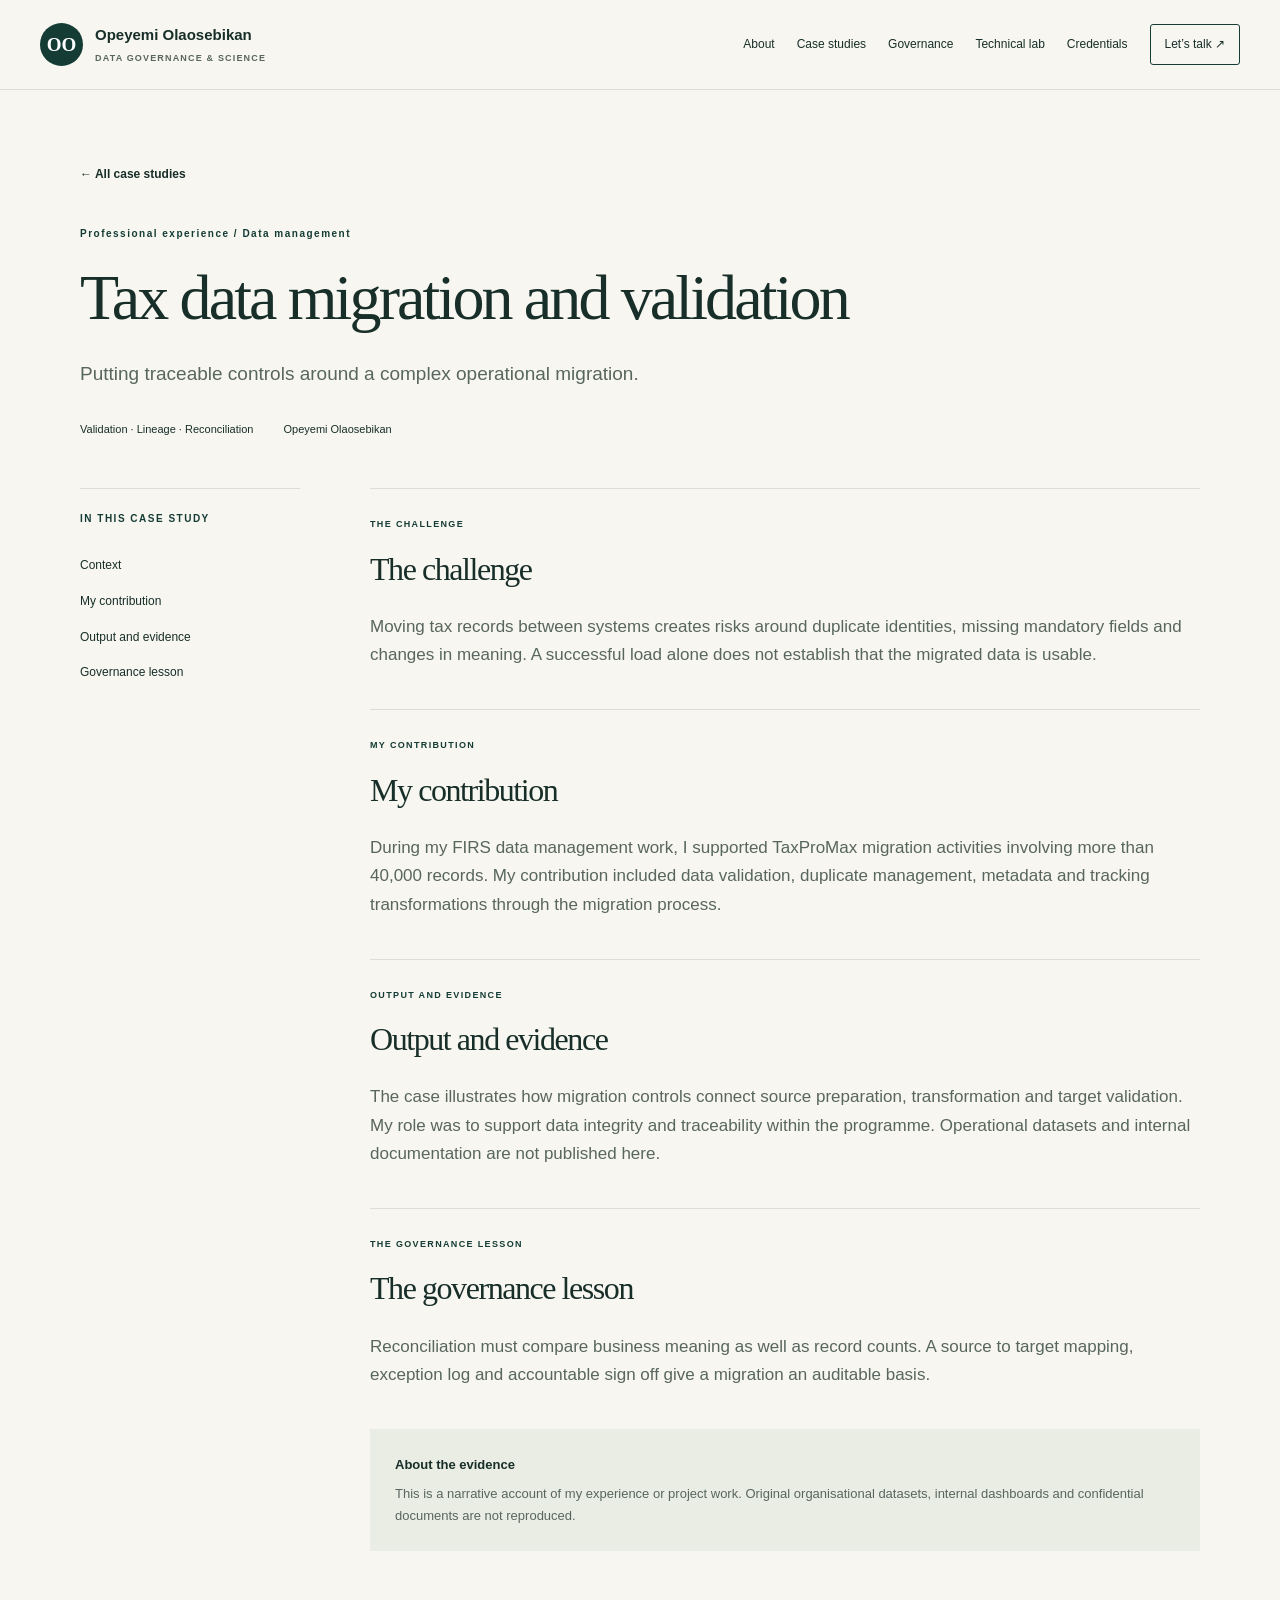
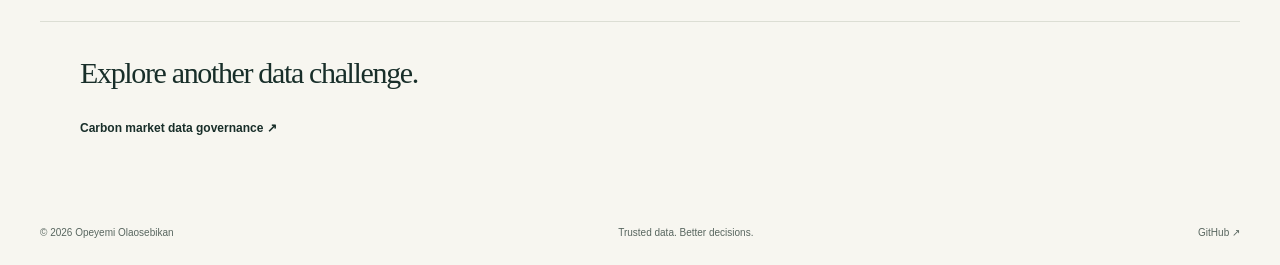
<file: case-studies/tax-migration.html>
<!doctype html><html lang="en"><head><meta charset="utf-8"><meta name="viewport" content="width=device-width, initial-scale=1"><title>Tax data migration and validation | Opeyemi Olaosebikan</title><meta name="description" content="Putting traceable controls around a complex operational migration."><meta name="theme-color" content="#143c35"><link rel="canonical" href="https://opeolas.github.io/portfolio.io/case-studies/tax-migration.html"><meta property="og:title" content="Tax data migration and validation | Opeyemi Olaosebikan"><meta property="og:description" content="Putting traceable controls around a complex operational migration."><meta property="og:type" content="website"><meta property="og:url" content="https://opeolas.github.io/portfolio.io/case-studies/tax-migration.html"><link rel="icon" href="../assets/favicon.svg" type="image/svg+xml"><link rel="stylesheet" href="../assets/css/portfolio.css"><script src="../assets/js/portfolio.js" defer></script></head><body><a class="skip" href="#main">Skip to content</a><header class="header"><a class="brand" href="../index.html" aria-label="Opeyemi Olaosebikan home"><span class="monogram">OO</span><span>Opeyemi Olaosebikan<span class="brand-sub">DATA GOVERNANCE & SCIENCE</span></span></a><button class="menu" aria-expanded="false" aria-controls="navigation" hidden>Menu</button><nav id="navigation" aria-label="Main navigation"><a href="../index.html#about">About</a><a href="../index.html#case-studies">Case studies</a><a href="../index.html#governance">Governance</a><a href="../index.html#technical-lab">Technical lab</a><a href="../index.html#credentials">Credentials</a><a class="nav-contact" href="../index.html#contact">Let’s talk ↗</a></nav></header><main id="main"><section class="case-hero wrap"><a class="text-link" href="../index.html#case-studies">← All case studies</a><p class="eyebrow">Professional experience / Data management</p><h1>Tax data migration and validation</h1><p class="hero-intro">Putting traceable controls around a complex operational migration.</p><div class="case-meta"><span>Validation · Lineage · Reconciliation</span><span>Opeyemi Olaosebikan</span></div></section><div class="case-layout wrap"><aside><p class="eyebrow">IN THIS CASE STUDY</p><a href="#context">Context</a><a href="#approach">My contribution</a><a href="#result">Output and evidence</a><a href="#lesson">Governance lesson</a></aside><div><section id="context" class="case-section"><p class="eyebrow">THE CHALLENGE</p><h2>The challenge</h2><p>Moving tax records between systems creates risks around duplicate identities, missing mandatory fields and changes in meaning. A successful load alone does not establish that the migrated data is usable.</p></section><section id="approach" class="case-section"><p class="eyebrow">MY CONTRIBUTION</p><h2>My contribution</h2><p>During my FIRS data management work, I supported TaxProMax migration activities involving more than 40,000 records. My contribution included data validation, duplicate management, metadata and tracking transformations through the migration process.</p></section><section id="result" class="case-section"><p class="eyebrow">OUTPUT AND EVIDENCE</p><h2>Output and evidence</h2><p>The case illustrates how migration controls connect source preparation, transformation and target validation. My role was to support data integrity and traceability within the programme. Operational datasets and internal documentation are not published here.</p></section><section id="lesson" class="case-section"><p class="eyebrow">THE GOVERNANCE LESSON</p><h2>The governance lesson</h2><p>Reconciliation must compare business meaning as well as record counts. A source to target mapping, exception log and accountable sign off give a migration an auditable basis.</p></section><div class="evidence-note"><strong>About the evidence</strong><p>This is a narrative account of my experience or project work. Original organisational datasets, internal dashboards and confidential documents are not reproduced.</p></div></div></div><section class="case-next wrap"><h2>Explore another data challenge.</h2><a class="text-link" href="carbon-governance.html">Carbon market data governance ↗</a></section></main><footer><span>© 2026 Opeyemi Olaosebikan</span><span>Trusted data. Better decisions.</span><a href="https://github.com/OpeOlas">GitHub ↗</a></footer></body></html>
</file>
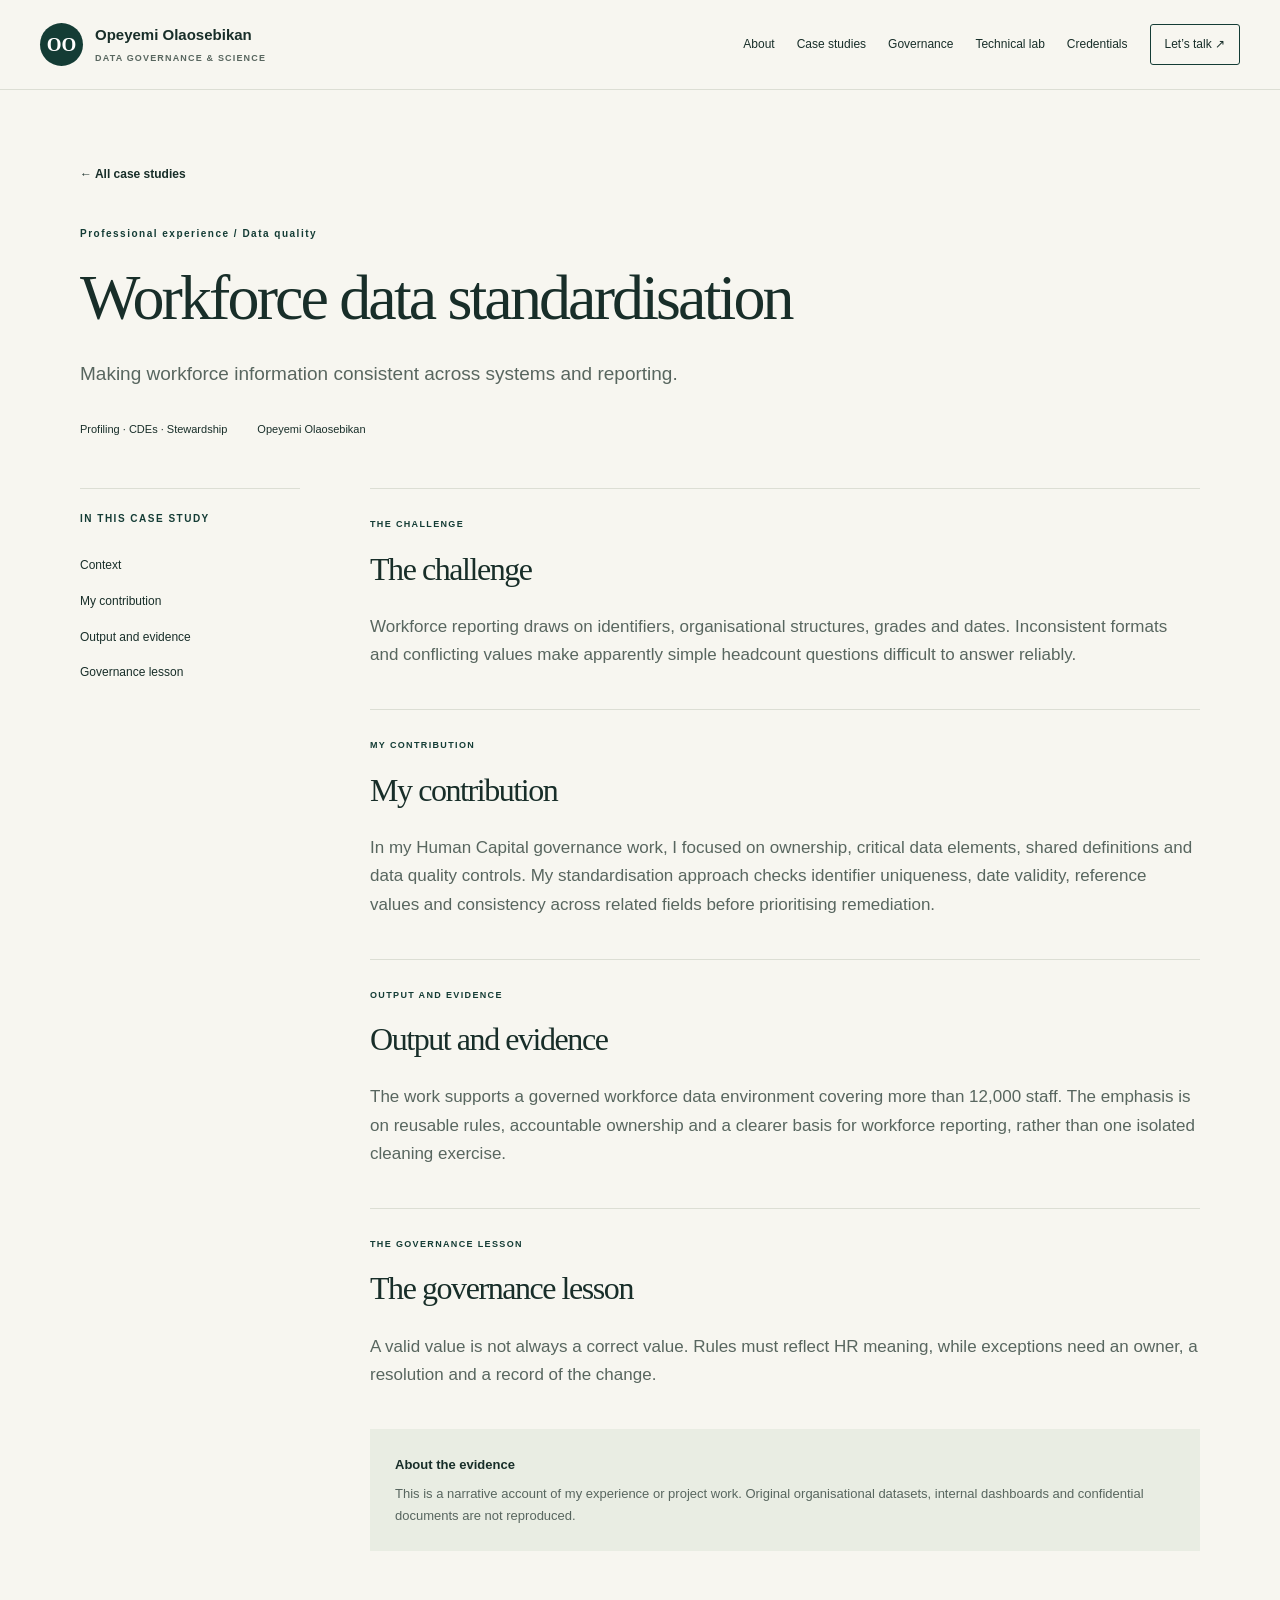
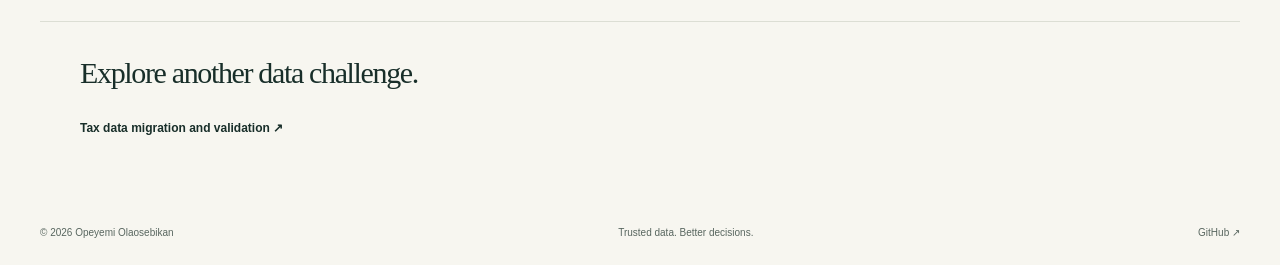
<file: case-studies/workforce-quality.html>
<!doctype html><html lang="en"><head><meta charset="utf-8"><meta name="viewport" content="width=device-width, initial-scale=1"><title>Workforce data standardisation | Opeyemi Olaosebikan</title><meta name="description" content="Making workforce information consistent across systems and reporting."><meta name="theme-color" content="#143c35"><link rel="canonical" href="https://opeolas.github.io/portfolio.io/case-studies/workforce-quality.html"><meta property="og:title" content="Workforce data standardisation | Opeyemi Olaosebikan"><meta property="og:description" content="Making workforce information consistent across systems and reporting."><meta property="og:type" content="website"><meta property="og:url" content="https://opeolas.github.io/portfolio.io/case-studies/workforce-quality.html"><link rel="icon" href="../assets/favicon.svg" type="image/svg+xml"><link rel="stylesheet" href="../assets/css/portfolio.css"><script src="../assets/js/portfolio.js" defer></script></head><body><a class="skip" href="#main">Skip to content</a><header class="header"><a class="brand" href="../index.html" aria-label="Opeyemi Olaosebikan home"><span class="monogram">OO</span><span>Opeyemi Olaosebikan<span class="brand-sub">DATA GOVERNANCE & SCIENCE</span></span></a><button class="menu" aria-expanded="false" aria-controls="navigation" hidden>Menu</button><nav id="navigation" aria-label="Main navigation"><a href="../index.html#about">About</a><a href="../index.html#case-studies">Case studies</a><a href="../index.html#governance">Governance</a><a href="../index.html#technical-lab">Technical lab</a><a href="../index.html#credentials">Credentials</a><a class="nav-contact" href="../index.html#contact">Let’s talk ↗</a></nav></header><main id="main"><section class="case-hero wrap"><a class="text-link" href="../index.html#case-studies">← All case studies</a><p class="eyebrow">Professional experience / Data quality</p><h1>Workforce data standardisation</h1><p class="hero-intro">Making workforce information consistent across systems and reporting.</p><div class="case-meta"><span>Profiling · CDEs · Stewardship</span><span>Opeyemi Olaosebikan</span></div></section><div class="case-layout wrap"><aside><p class="eyebrow">IN THIS CASE STUDY</p><a href="#context">Context</a><a href="#approach">My contribution</a><a href="#result">Output and evidence</a><a href="#lesson">Governance lesson</a></aside><div><section id="context" class="case-section"><p class="eyebrow">THE CHALLENGE</p><h2>The challenge</h2><p>Workforce reporting draws on identifiers, organisational structures, grades and dates. Inconsistent formats and conflicting values make apparently simple headcount questions difficult to answer reliably.</p></section><section id="approach" class="case-section"><p class="eyebrow">MY CONTRIBUTION</p><h2>My contribution</h2><p>In my Human Capital governance work, I focused on ownership, critical data elements, shared definitions and data quality controls. My standardisation approach checks identifier uniqueness, date validity, reference values and consistency across related fields before prioritising remediation.</p></section><section id="result" class="case-section"><p class="eyebrow">OUTPUT AND EVIDENCE</p><h2>Output and evidence</h2><p>The work supports a governed workforce data environment covering more than 12,000 staff. The emphasis is on reusable rules, accountable ownership and a clearer basis for workforce reporting, rather than one isolated cleaning exercise.</p></section><section id="lesson" class="case-section"><p class="eyebrow">THE GOVERNANCE LESSON</p><h2>The governance lesson</h2><p>A valid value is not always a correct value. Rules must reflect HR meaning, while exceptions need an owner, a resolution and a record of the change.</p></section><div class="evidence-note"><strong>About the evidence</strong><p>This is a narrative account of my experience or project work. Original organisational datasets, internal dashboards and confidential documents are not reproduced.</p></div></div></div><section class="case-next wrap"><h2>Explore another data challenge.</h2><a class="text-link" href="tax-migration.html">Tax data migration and validation ↗</a></section></main><footer><span>© 2026 Opeyemi Olaosebikan</span><span>Trusted data. Better decisions.</span><a href="https://github.com/OpeOlas">GitHub ↗</a></footer></body></html>
</file>
<file: assets/css/portfolio.css>
:root{--ink:#182e29;--muted:#58665f;--green:#143c35;--paper:#f7f6f0;--line:#dcded4;--gold:#d9bd72}*{box-sizing:border-box}html{scroll-behavior:smooth;scroll-padding-top:110px}body{margin:0;background:var(--paper);color:var(--ink);font-family:Arial,Helvetica,sans-serif;font-size:16px;line-height:1.65}a{color:inherit;text-decoration:none}a:hover{text-decoration:underline;text-underline-offset:5px}a:focus-visible,button:focus-visible{outline:3px solid #b18a2d;outline-offset:5px}button{font:inherit}h1,h2,h3,p{margin-top:0}h1,h2{font-family:Georgia,'Times New Roman',serif;font-weight:400;letter-spacing:-.045em;line-height:1.08}h1{font-size:clamp(48px,5.9vw,84px);margin-bottom:26px}h2{font-size:clamp(34px,3.6vw,50px)}h3{line-height:1.3;font-size:23px;letter-spacing:-.02em}p{color:var(--muted)}.wrap{max-width:1200px;margin:auto;padding-left:40px;padding-right:40px}.header{display:flex;align-items:center;justify-content:space-between;padding:23px 40px;border-bottom:1px solid var(--line);background:var(--paper);gap:24px;max-width:1440px;margin:auto}.brand{display:flex;align-items:center;gap:12px;font-size:15px;font-weight:bold;white-space:nowrap}.brand-sub{display:block;font-size:9px;letter-spacing:.13em;margin-top:3px;color:var(--muted)}.monogram{background:var(--green);color:white;border-radius:50%;width:43px;height:43px;display:grid;place-items:center;font-family:Georgia,serif;font-size:19px}.header nav{display:flex;align-items:center;gap:22px;font-size:12px}.nav-contact{border:1px solid var(--green);padding:10px 14px;border-radius:3px}.menu{display:none}.skip{position:absolute;left:20px;top:-100px;background:white;padding:15px;z-index:10}.skip:focus{top:12px}.hero{padding-top:86px;padding-bottom:76px;display:grid;grid-template-columns:1.4fr 1fr;gap:60px;align-items:center}.eyebrow{font-size:10px;font-weight:bold;letter-spacing:.15em;color:var(--green);margin-bottom:20px}.dot{display:inline-block;width:7px;height:7px;border-radius:50%;background:#adbe8b;margin-right:6px}h1 em{color:var(--green);font-weight:400}.hero-intro{font-size:19px;max-width:600px;line-height:1.7}.muted{font-size:14px}.actions{display:flex;gap:15px;align-items:center;flex-wrap:wrap;margin-top:30px}.button{display:inline-block;background:var(--green);color:white;border:1px solid var(--green);border-radius:3px;padding:13px 22px;font-size:13px;font-weight:bold}.button:hover{background:#225449;text-decoration:none}.secondary{background:transparent;color:var(--green)}.secondary:hover{color:white}.hero-panel{background:var(--green);color:white;padding:32px;border-radius:6px;position:relative;overflow:hidden}.hero-panel:after{content:'';position:absolute;right:-70px;top:60px;width:200px;height:200px;border:1px solid #557168;border-radius:50%;pointer-events:none}.panel-heading{display:flex;justify-content:space-between;font-size:9px;letter-spacing:.15em;margin-bottom:30px}.hero-panel h2{font-size:34px;position:relative;z-index:1}.approach{display:flex;gap:18px;border-top:1px solid #416258;padding:17px 0;position:relative;z-index:1}.approach>span{color:var(--gold);font-size:11px}.approach strong{font-size:15px}.approach p{color:#c7d5cd;font-size:12px;margin:3px 0 0}.panel-bottom{font-size:8px;letter-spacing:.08em;margin-top:15px;color:#c7d5cd}.credibility{display:grid;grid-template-columns:repeat(4,1fr);padding-top:25px;padding-bottom:25px;border-top:1px solid var(--line);border-bottom:1px solid var(--line);gap:20px}.credibility strong{display:block;font-size:17px}.credibility span{display:block;font-size:11px;color:var(--muted);margin-top:4px}.section{padding-top:90px;padding-bottom:90px}.section-heading{display:flex;justify-content:space-between;align-items:flex-end;gap:55px;margin-bottom:36px}.section-heading h2{margin-bottom:0}.section-heading>p{max-width:330px;font-size:14px;margin:0}.cards{display:grid;grid-template-columns:repeat(3,1fr);gap:22px}.card{background:#fff;border:1px solid var(--line);border-radius:5px;overflow:hidden;transition:transform .2s}.card:hover{transform:translateY(-4px)}.card-top{display:flex;justify-content:space-between;font-size:10px;padding:16px 20px;background:#eff1e8;color:var(--green)}.card-art{height:150px;background:#e7ece1;position:relative;overflow:hidden;display:flex;align-items:center;justify-content:center;gap:10px}.card-art span{position:absolute;bottom:14px;left:20px;font-size:8px;letter-spacing:.1em;z-index:1}.card-art i{display:block;border:1px solid #789284;width:42px;height:65px;background:#c2cfbc;transform:rotate(-15deg)}.card-art i:nth-of-type(2){height:90px;background:#143c35}.card-art i:nth-of-type(3){height:110px;background:#dbbd75}.art-02 i{border-radius:50%;width:55px;height:55px;transform:none}.art-03 i{width:62px;height:42px;transform:none;border-radius:4px}.art-04 i{border-radius:50% 0 50% 0;transform:rotate(-30deg)}.art-05 i{width:45px;height:75px;transform:rotate(15deg)}.art-06 i{border-radius:50%;height:60px;width:60px;transform:none}.card-body{padding:24px}.card-body .eyebrow{font-size:8px;margin-bottom:12px}.card-body h3{font-size:22px;min-height:58px;margin-bottom:14px}.card-body>p:not(.eyebrow){font-size:13px;min-height:63px}.text-link{font-size:12px;font-weight:bold}.text-link span{float:right}.governance{background:#e9ede3}.capabilities{display:grid;grid-template-columns:repeat(3,1fr);gap:35px;margin-top:50px}.capabilities article{border-top:1px solid #b6c3b5;padding-top:20px}.capabilities span{font-size:9px;letter-spacing:.1em}.capabilities h3{margin-top:15px}.capabilities p{font-size:14px}.sample{display:grid;grid-template-columns:1fr 1fr;gap:45px;border:1px solid #bdc9b9;background:#f6f8f1;padding:30px;margin-top:40px;border-radius:5px}.sample h3{font-size:22px}.sample p{font-size:13px;margin-bottom:0}.sample dl{display:grid;grid-template-columns:1fr 1.5fr;font-size:11px;margin:0;gap:12px}.sample dt{font-weight:bold}.sample dd{margin:0;color:var(--muted)}.about{display:grid;grid-template-columns:1fr 1.4fr;gap:65px}.large{font-size:21px;color:var(--ink)}.about p:not(.eyebrow):not(.large){font-size:15px}.lab{background:#f0f0e9}.lab-list article{display:grid;grid-template-columns:135px 1fr 105px;gap:30px;border-top:1px solid #d2d7cb;padding:26px 0;align-items:center}.lab-list h3{font-size:21px;margin-bottom:8px}.lab-list p{font-size:13px;margin-bottom:0}.lab-list a{font-size:11px;font-weight:bold}.lab-list .eyebrow{font-size:9px;margin-bottom:0}.credentials{display:grid;grid-template-columns:repeat(3,1fr);gap:30px;margin-top:35px}.credentials article{border-top:1px solid var(--line);padding-top:25px}.credentials h3{font-size:20px}.credentials p{font-size:13px}.credentials strong{font-size:11px;color:var(--green)}.contact{background:var(--green);padding:70px 0;color:white}.contact .eyebrow,.contact p{color:#c7d5cd}.contact h2{font-size:60px}.contact p{max-width:450px;font-size:15px}.light{background:var(--paper);color:var(--green);border-color:var(--paper)}.light:hover{color:white}.contact .text-link{color:white}footer{display:flex;justify-content:space-between;gap:20px;padding:24px 40px;font-size:10px;color:var(--muted)}.case-hero{padding-top:70px;padding-bottom:50px}.case-hero>.eyebrow{margin-top:40px}.case-hero h1{max-width:900px;font-size:64px}.case-meta{display:flex;gap:30px;font-size:11px;margin-top:30px}.case-layout{display:grid;grid-template-columns:220px 1fr;gap:70px;padding-bottom:70px}.case-layout aside{border-top:1px solid var(--line);padding-top:22px}.case-layout aside a{display:block;font-size:12px;padding:8px 0}.case-section{border-top:1px solid var(--line);padding-top:28px;margin-bottom:40px}.case-section h2{font-size:32px}.case-section p{font-size:17px}.case-section .eyebrow{font-size:9px}.evidence-note{background:#e9ede3;padding:25px;font-size:13px}.evidence-note p{margin:8px 0 0}.case-next{border-top:1px solid var(--line);padding-top:35px;padding-bottom:60px}.case-next h2{font-size:30px}
@media(min-width:901px){.menu:not([hidden]){display:none}}@media(max-width:1100px){.header{padding:20px 25px}.header nav{gap:12px;font-size:11px}.hero{gap:30px}.cards{gap:15px}.card-body{padding:20px}.card-body h3{font-size:20px}}@media(max-width:900px){.header{flex-wrap:wrap}.menu:not([hidden]){display:block;border:1px solid var(--green);background:transparent;border-radius:3px;padding:6px 13px;font-size:12px}.header nav{width:100%;flex-wrap:wrap;gap:20px}.js-ready .header nav{display:none}.js-ready .header nav.open{display:flex}.hero{grid-template-columns:1fr 1fr;padding-top:60px}.hero h1{font-size:54px}.hero-intro{font-size:16px}.hero-panel{padding:24px}.hero-panel h2{font-size:28px}.cards{grid-template-columns:repeat(2,1fr)}.section-heading{gap:30px}.sample{gap:25px}.case-layout{gap:30px;grid-template-columns:180px 1fr}}@media(max-width:600px){.wrap{padding-left:22px;padding-right:22px}.header{padding:18px 22px}.brand{font-size:12px}.brand-sub{font-size:7px}.hero{display:block;padding-top:45px;padding-bottom:35px}.hero h1{font-size:55px}.hero .eyebrow{font-size:8px}.hero-panel{margin-top:40px}.credibility{grid-template-columns:1fr 1fr;gap:25px}.credibility strong{font-size:14px}.section{padding-top:55px;padding-bottom:55px}.section-heading{display:block}.section-heading>p{margin-top:20px}.cards{grid-template-columns:1fr;gap:22px}.card-body h3,.card-body>p:not(.eyebrow){min-height:0}.card-art{height:145px}.capabilities,.sample,.about,.credentials{grid-template-columns:1fr;gap:25px}.sample{padding:23px}.sample dl{gap:14px}.lab-list article{grid-template-columns:1fr;gap:10px}.contact h2{font-size:46px}footer{padding:25px 22px;flex-wrap:wrap}footer>span:nth-child(2){display:none}.case-hero h1{font-size:44px}.case-layout{display:block}.case-layout aside{margin-bottom:30px}.case-layout aside a{display:inline-block;margin-right:14px}.case-meta{flex-wrap:wrap;gap:10px}.case-section p{font-size:16px}}
@media(prefers-reduced-motion:reduce){html{scroll-behavior:auto}.card{transition:none}.card:hover{transform:none}}
</file>
<file: assets/css/main.css>
@import url(fontawesome-all.min.css);
@import url("https://fonts.googleapis.com/css?family=Merriweather:300,700,300italic,700italic|Source+Sans+Pro:900");

/*
	Massively by HTML5 UP
	html5up.net | @ajlkn
	Free for personal and commercial use under the CCA 3.0 license (html5up.net/license)
*/

html, body, div, span, applet, object,
iframe, h1, h2, h3, h4, h5, h6, p, blockquote,
pre, a, abbr, acronym, address, big, cite,
code, del, dfn, em, img, ins, kbd, q, s, samp,
small, strike, strong, sub, sup, tt, var, b,
u, i, center, dl, dt, dd, ol, ul, li, fieldset,
form, label, legend, table, caption, tbody,
tfoot, thead, tr, th, td, article, aside,
canvas, details, embed, figure, figcaption,
footer, header, hgroup, menu, nav, output, ruby,
section, summary, time, mark, audio, video {
	margin: 0;
	padding: 0;
	border: 0;
	font-size: 100%;
	font: inherit;
	vertical-align: baseline;}

article, aside, details, figcaption, figure,
footer, header, hgroup, menu, nav, section {
	display: block;}

body {
	line-height: 1;
}

ol, ul {
	list-style: none;
}

blockquote, q {
	quotes: none;
}

	blockquote:before, blockquote:after, q:before, q:after {
		content: '';
		content: none;
	}

table {
	border-collapse: collapse;
	border-spacing: 0;
}

body {
	-webkit-text-size-adjust: none;
}

mark {
	background-color: transparent;
	color: inherit;
}

input::-moz-focus-inner {
	border: 0;
	padding: 0;
}

input, select, textarea {
	-moz-appearance: none;
	-webkit-appearance: none;
	-ms-appearance: none;
	appearance: none;
}

/* Basic */

	@-ms-viewport {
		width: device-width;
	}

	body {
		-ms-overflow-style: scrollbar;
	}

	@media screen and (max-width: 480px) {

		html, body {
			min-width: 320px;
		}

	}

	html {
		box-sizing: border-box;
	}

	*, *:before, *:after {
		box-sizing: inherit;
	}

	body {
		background-color: #1e252d;
	}

		body.is-preload *, body.is-preload *:before, body.is-preload *:after {
			-moz-animation: none !important;
			-webkit-animation: none !important;
			-ms-animation: none !important;
			animation: none !important;
			-moz-transition: none !important;
			-webkit-transition: none !important;
			-ms-transition: none !important;
			transition: none !important;
		}

/* Type */

	html {
		font-size: 16pt;
	}

		@media screen and (max-width: 1680px) {

			html {
				font-size: 12pt;
			}

		}

		@media screen and (max-width: 1280px) {

			html {
				font-size: 11pt;
			}

		}

		@media screen and (max-width: 360px) {

			html {
				font-size: 10pt;
			}

		}

	body {
		color: #212931;
	}

	body, input, select, textarea {
		font-family: "Merriweather", Georgia, serif;
		font-weight: 300;
		font-size: 1rem;
		line-height: 2.375;
	}

	a {
		-moz-transition: color 0.2s ease-in-out, background-color 0.2s ease-in-out, border-color 0.2s ease-in-out, box-shadow 0.2s ease-in-out;
		-webkit-transition: color 0.2s ease-in-out, background-color 0.2s ease-in-out, border-color 0.2s ease-in-out, box-shadow 0.2s ease-in-out;
		-ms-transition: color 0.2s ease-in-out, background-color 0.2s ease-in-out, border-color 0.2s ease-in-out, box-shadow 0.2s ease-in-out;
		transition: color 0.2s ease-in-out, background-color 0.2s ease-in-out, border-color 0.2s ease-in-out, box-shadow 0.2s ease-in-out;
		border-bottom: dotted 1px;
		text-decoration: none;
	}

		a:hover {
			border-bottom-color: transparent;
		}

	strong, b {
		font-weight: 600;
	}

	em, i {
		font-style: italic;
	}

	p {
		text-align: justify;
		margin: 0 0 2rem 0;
	}

	h1, h2, h3, h4, h5, h6 {
		font-family: "Source Sans Pro", Helvetica, sans-serif;
		font-weight: 900;
		line-height: 1.5;
		letter-spacing: 0.075em;
		text-transform: uppercase;
		margin: 0 0 1rem 0;
	}

		h1 a, h2 a, h3 a, h4 a, h5 a, h6 a {
			border-bottom: 0;
			color: inherit;
			text-decoration: none;
		}

	h1 {
		font-size: 4rem;
		line-height: 1.1;
		margin: 0 0 2rem 0;
	}

	h2 {
		font-size: 1.75rem;
		line-height: 1.3;
		margin: 0 0 1.5rem 0;
	}

	h3 {
		font-size: 1.25rem;
		margin: 0 0 1.5rem 0;
	}

	h4 {
		font-size: 1rem;
	}

	h5 {
		font-size: 0.9rem;
	}

	h6 {
		font-size: 0.8rem;
	}

	sub {
		font-size: 0.8rem;
		position: relative;
		top: 0.5rem;
	}

	sup {
		font-size: 0.8rem;
		position: relative;
		top: -0.5rem;
	}

	blockquote {
		border-left: solid 4px;
		font-style: italic;
		margin: 0 0 2rem 0;
		padding: 0.5rem 0 0.5rem 2rem;
	}

	code {
		border: solid 2px;
		font-family: "Courier New", monospace;
		font-size: 0.9rem;
		margin: 0 0.25rem;
		padding: 0.25rem 0.65rem;
	}

	pre {
		-webkit-overflow-scrolling: touch;
		font-family: "Courier New", monospace;
		font-size: 0.9rem;
		margin: 0 0 2rem 0;
	}

		pre code {
			display: block;
			line-height: 1.75;
			padding: 1rem 1.5rem;
			overflow-x: auto;
		}

	hr {
		border: 0;
		border-bottom: solid 2px;
		margin: 3rem 0;
	}

		hr.major {
			margin: 5rem 0;
		}

	.align-left {
		text-align: left;
	}

	.align-center {
		text-align: center;
	}

	.align-right {
		text-align: right;
	}

	input, select, textarea {
		color: #212931;
	}

	a {
		color: #212931;
		border-bottom-color: rgba(33, 41, 49, 0.5);
	}

		a:hover {
			border-bottom-color: transparent;
			color: #18bfef !important;
		}

	strong, b {
		color: #212931;
	}

	h1, h2, h3, h4, h5, h6 {
		color: #212931;
	}

	blockquote {
		border-left-color: #eeeeee;
	}

	code {
		background: rgba(220, 220, 220, 0.25);
		border-color: #eeeeee;
	}

	hr {
		border-bottom-color: #eeeeee;
	}

/* Row */

	.row {
		display: flex;
		flex-wrap: wrap;
		box-sizing: border-box;
		align-items: stretch;
	}

		.row > * {
			box-sizing: border-box;
		}

		.row.gtr-uniform > * > :last-child {
			margin-bottom: 0;
		}

		.row.aln-left {
			justify-content: flex-start;
		}

		.row.aln-center {
			justify-content: center;
		}

		.row.aln-right {
			justify-content: flex-end;
		}

		.row.aln-top {
			align-items: flex-start;
		}

		.row.aln-middle {
			align-items: center;
		}

		.row.aln-bottom {
			align-items: flex-end;
		}

		.row > .imp {
			order: -1;
		}

		.row > .col-1 {
			width: 8.33333%;
		}

		.row > .off-1 {
			margin-left: 8.33333%;
		}

		.row > .col-2 {
			width: 16.66667%;
		}

		.row > .off-2 {
			margin-left: 16.66667%;
		}

		.row > .col-3 {
			width: 25%;
		}

		.row > .off-3 {
			margin-left: 25%;
		}

		.row > .col-4 {
			width: 33.33333%;
		}

		.row > .off-4 {
			margin-left: 33.33333%;
		}

		.row > .col-5 {
			width: 41.66667%;
		}

		.row > .off-5 {
			margin-left: 41.66667%;
		}

		.row > .col-6 {
			width: 50%;
		}

		.row > .off-6 {
			margin-left: 50%;
		}

		.row > .col-7 {
			width: 58.33333%;
		}

		.row > .off-7 {
			margin-left: 58.33333%;
		}

		.row > .col-8 {
			width: 66.66667%;
		}

		.row > .off-8 {
			margin-left: 66.66667%;
		}

		.row > .col-9 {
			width: 75%;
		}

		.row > .off-9 {
			margin-left: 75%;
		}

		.row > .col-10 {
			width: 83.33333%;
		}

		.row > .off-10 {
			margin-left: 83.33333%;
		}

		.row > .col-11 {
			width: 91.66667%;
		}

		.row > .off-11 {
			margin-left: 91.66667%;
		}

		.row > .col-12 {
			width: 100%;
		}

		.row > .off-12 {
			margin-left: 100%;
		}

		.row.gtr-0 {
			margin-top: 0;
			margin-left: 0rem;
		}

			.row.gtr-0 > * {
				padding: 0 0 0 0rem;
			}

			.row.gtr-0.gtr-uniform {
				margin-top: 0rem;
			}

				.row.gtr-0.gtr-uniform > * {
					padding-top: 0rem;
				}

		.row.gtr-25 {
			margin-top: 0;
			margin-left: -0.375rem;
		}

			.row.gtr-25 > * {
				padding: 0 0 0 0.375rem;
			}

			.row.gtr-25.gtr-uniform {
				margin-top: -0.375rem;
			}

				.row.gtr-25.gtr-uniform > * {
					padding-top: 0.375rem;
				}

		.row.gtr-50 {
			margin-top: 0;
			margin-left: -0.75rem;
		}

			.row.gtr-50 > * {
				padding: 0 0 0 0.75rem;
			}

			.row.gtr-50.gtr-uniform {
				margin-top: -0.75rem;
			}

				.row.gtr-50.gtr-uniform > * {
					padding-top: 0.75rem;
				}

		.row {
			margin-top: 0;
			margin-left: -1.5rem;
		}

			.row > * {
				padding: 0 0 0 1.5rem;
			}

			.row.gtr-uniform {
				margin-top: -1.5rem;
			}

				.row.gtr-uniform > * {
					padding-top: 1.5rem;
				}

		.row.gtr-150 {
			margin-top: 0;
			margin-left: -2.25rem;
		}

			.row.gtr-150 > * {
				padding: 0 0 0 2.25rem;
			}

			.row.gtr-150.gtr-uniform {
				margin-top: -2.25rem;
			}

				.row.gtr-150.gtr-uniform > * {
					padding-top: 2.25rem;
				}

		.row.gtr-200 {
			margin-top: 0;
			margin-left: -3rem;
		}

			.row.gtr-200 > * {
				padding: 0 0 0 3rem;
			}

			.row.gtr-200.gtr-uniform {
				margin-top: -3rem;
			}

				.row.gtr-200.gtr-uniform > * {
					padding-top: 3rem;
				}

		@media screen and (max-width: 1680px) {

			.row {
				display: flex;
				flex-wrap: wrap;
				box-sizing: border-box;
				align-items: stretch;
			}

				.row > * {
					box-sizing: border-box;
				}

				.row.gtr-uniform > * > :last-child {
					margin-bottom: 0;
				}

				.row.aln-left {
					justify-content: flex-start;
				}

				.row.aln-center {
					justify-content: center;
				}

				.row.aln-right {
					justify-content: flex-end;
				}

				.row.aln-top {
					align-items: flex-start;
				}

				.row.aln-middle {
					align-items: center;
				}

				.row.aln-bottom {
					align-items: flex-end;
				}

				.row > .imp-xlarge {
					order: -1;
				}

				.row > .col-1-xlarge {
					width: 8.33333%;
				}

				.row > .off-1-xlarge {
					margin-left: 8.33333%;
				}

				.row > .col-2-xlarge {
					width: 16.66667%;
				}

				.row > .off-2-xlarge {
					margin-left: 16.66667%;
				}

				.row > .col-3-xlarge {
					width: 25%;
				}

				.row > .off-3-xlarge {
					margin-left: 25%;
				}

				.row > .col-4-xlarge {
					width: 33.33333%;
				}

				.row > .off-4-xlarge {
					margin-left: 33.33333%;
				}

				.row > .col-5-xlarge {
					width: 41.66667%;
				}

				.row > .off-5-xlarge {
					margin-left: 41.66667%;
				}

				.row > .col-6-xlarge {
					width: 50%;
				}

				.row > .off-6-xlarge {
					margin-left: 50%;
				}

				.row > .col-7-xlarge {
					width: 58.33333%;
				}

				.row > .off-7-xlarge {
					margin-left: 58.33333%;
				}

				.row > .col-8-xlarge {
					width: 66.66667%;
				}

				.row > .off-8-xlarge {
					margin-left: 66.66667%;
				}

				.row > .col-9-xlarge {
					width: 75%;
				}

				.row > .off-9-xlarge {
					margin-left: 75%;
				}

				.row > .col-10-xlarge {
					width: 83.33333%;
				}

				.row > .off-10-xlarge {
					margin-left: 83.33333%;
				}

				.row > .col-11-xlarge {
					width: 91.66667%;
				}

				.row > .off-11-xlarge {
					margin-left: 91.66667%;
				}

				.row > .col-12-xlarge {
					width: 100%;
				}

				.row > .off-12-xlarge {
					margin-left: 100%;
				}

				.row.gtr-0 {
					margin-top: 0;
					margin-left: 0rem;
				}

					.row.gtr-0 > * {
						padding: 0 0 0 0rem;
					}

					.row.gtr-0.gtr-uniform {
						margin-top: 0rem;
					}

						.row.gtr-0.gtr-uniform > * {
							padding-top: 0rem;
						}

				.row.gtr-25 {
					margin-top: 0;
					margin-left: -0.375rem;
				}

					.row.gtr-25 > * {
						padding: 0 0 0 0.375rem;
					}

					.row.gtr-25.gtr-uniform {
						margin-top: -0.375rem;
					}

						.row.gtr-25.gtr-uniform > * {
							padding-top: 0.375rem;
						}

				.row.gtr-50 {
					margin-top: 0;
					margin-left: -0.75rem;
				}

					.row.gtr-50 > * {
						padding: 0 0 0 0.75rem;
					}

					.row.gtr-50.gtr-uniform {
						margin-top: -0.75rem;
					}

						.row.gtr-50.gtr-uniform > * {
							padding-top: 0.75rem;
						}

				.row {
					margin-top: 0;
					margin-left: -1.5rem;
				}

					.row > * {
						padding: 0 0 0 1.5rem;
					}

					.row.gtr-uniform {
						margin-top: -1.5rem;
					}

						.row.gtr-uniform > * {
							padding-top: 1.5rem;
						}

				.row.gtr-150 {
					margin-top: 0;
					margin-left: -2.25rem;
				}

					.row.gtr-150 > * {
						padding: 0 0 0 2.25rem;
					}

					.row.gtr-150.gtr-uniform {
						margin-top: -2.25rem;
					}

						.row.gtr-150.gtr-uniform > * {
							padding-top: 2.25rem;
						}

				.row.gtr-200 {
					margin-top: 0;
					margin-left: -3rem;
				}

					.row.gtr-200 > * {
						padding: 0 0 0 3rem;
					}

					.row.gtr-200.gtr-uniform {
						margin-top: -3rem;
					}

						.row.gtr-200.gtr-uniform > * {
							padding-top: 3rem;
						}

		}

		@media screen and (max-width: 1280px) {

			.row {
				display: flex;
				flex-wrap: wrap;
				box-sizing: border-box;
				align-items: stretch;
			}

				.row > * {
					box-sizing: border-box;
				}

				.row.gtr-uniform > * > :last-child {
					margin-bottom: 0;
				}

				.row.aln-left {
					justify-content: flex-start;
				}

				.row.aln-center {
					justify-content: center;
				}

				.row.aln-right {
					justify-content: flex-end;
				}

				.row.aln-top {
					align-items: flex-start;
				}

				.row.aln-middle {
					align-items: center;
				}

				.row.aln-bottom {
					align-items: flex-end;
				}

				.row > .imp-large {
					order: -1;
				}

				.row > .col-1-large {
					width: 8.33333%;
				}

				.row > .off-1-large {
					margin-left: 8.33333%;
				}

				.row > .col-2-large {
					width: 16.66667%;
				}

				.row > .off-2-large {
					margin-left: 16.66667%;
				}

				.row > .col-3-large {
					width: 25%;
				}

				.row > .off-3-large {
					margin-left: 25%;
				}

				.row > .col-4-large {
					width: 33.33333%;
				}

				.row > .off-4-large {
					margin-left: 33.33333%;
				}

				.row > .col-5-large {
					width: 41.66667%;
				}

				.row > .off-5-large {
					margin-left: 41.66667%;
				}

				.row > .col-6-large {
					width: 50%;
				}

				.row > .off-6-large {
					margin-left: 50%;
				}

				.row > .col-7-large {
					width: 58.33333%;
				}

				.row > .off-7-large {
					margin-left: 58.33333%;
				}

				.row > .col-8-large {
					width: 66.66667%;
				}

				.row > .off-8-large {
					margin-left: 66.66667%;
				}

				.row > .col-9-large {
					width: 75%;
				}

				.row > .off-9-large {
					margin-left: 75%;
				}

				.row > .col-10-large {
					width: 83.33333%;
				}

				.row > .off-10-large {
					margin-left: 83.33333%;
				}

				.row > .col-11-large {
					width: 91.66667%;
				}

				.row > .off-11-large {
					margin-left: 91.66667%;
				}

				.row > .col-12-large {
					width: 100%;
				}

				.row > .off-12-large {
					margin-left: 100%;
				}

				.row.gtr-0 {
					margin-top: 0;
					margin-left: 0rem;
				}

					.row.gtr-0 > * {
						padding: 0 0 0 0rem;
					}

					.row.gtr-0.gtr-uniform {
						margin-top: 0rem;
					}

						.row.gtr-0.gtr-uniform > * {
							padding-top: 0rem;
						}

				.row.gtr-25 {
					margin-top: 0;
					margin-left: -0.375rem;
				}

					.row.gtr-25 > * {
						padding: 0 0 0 0.375rem;
					}

					.row.gtr-25.gtr-uniform {
						margin-top: -0.375rem;
					}

						.row.gtr-25.gtr-uniform > * {
							padding-top: 0.375rem;
						}

				.row.gtr-50 {
					margin-top: 0;
					margin-left: -0.75rem;
				}

					.row.gtr-50 > * {
						padding: 0 0 0 0.75rem;
					}

					.row.gtr-50.gtr-uniform {
						margin-top: -0.75rem;
					}

						.row.gtr-50.gtr-uniform > * {
							padding-top: 0.75rem;
						}

				.row {
					margin-top: 0;
					margin-left: -1.5rem;
				}

					.row > * {
						padding: 0 0 0 1.5rem;
					}

					.row.gtr-uniform {
						margin-top: -1.5rem;
					}

						.row.gtr-uniform > * {
							padding-top: 1.5rem;
						}

				.row.gtr-150 {
					margin-top: 0;
					margin-left: -2.25rem;
				}

					.row.gtr-150 > * {
						padding: 0 0 0 2.25rem;
					}

					.row.gtr-150.gtr-uniform {
						margin-top: -2.25rem;
					}

						.row.gtr-150.gtr-uniform > * {
							padding-top: 2.25rem;
						}

				.row.gtr-200 {
					margin-top: 0;
					margin-left: -3rem;
				}

					.row.gtr-200 > * {
						padding: 0 0 0 3rem;
					}

					.row.gtr-200.gtr-uniform {
						margin-top: -3rem;
					}

						.row.gtr-200.gtr-uniform > * {
							padding-top: 3rem;
						}

		}

		@media screen and (max-width: 980px) {

			.row {
				display: flex;
				flex-wrap: wrap;
				box-sizing: border-box;
				align-items: stretch;
			}

				.row > * {
					box-sizing: border-box;
				}

				.row.gtr-uniform > * > :last-child {
					margin-bottom: 0;
				}

				.row.aln-left {
					justify-content: flex-start;
				}

				.row.aln-center {
					justify-content: center;
				}

				.row.aln-right {
					justify-content: flex-end;
				}

				.row.aln-top {
					align-items: flex-start;
				}

				.row.aln-middle {
					align-items: center;
				}

				.row.aln-bottom {
					align-items: flex-end;
				}

				.row > .imp-medium {
					order: -1;
				}

				.row > .col-1-medium {
					width: 8.33333%;
				}

				.row > .off-1-medium {
					margin-left: 8.33333%;
				}

				.row > .col-2-medium {
					width: 16.66667%;
				}

				.row > .off-2-medium {
					margin-left: 16.66667%;
				}

				.row > .col-3-medium {
					width: 25%;
				}

				.row > .off-3-medium {
					margin-left: 25%;
				}

				.row > .col-4-medium {
					width: 33.33333%;
				}

				.row > .off-4-medium {
					margin-left: 33.33333%;
				}

				.row > .col-5-medium {
					width: 41.66667%;
				}

				.row > .off-5-medium {
					margin-left: 41.66667%;
				}

				.row > .col-6-medium {
					width: 50%;
				}

				.row > .off-6-medium {
					margin-left: 50%;
				}

				.row > .col-7-medium {
					width: 58.33333%;
				}

				.row > .off-7-medium {
					margin-left: 58.33333%;
				}

				.row > .col-8-medium {
					width: 66.66667%;
				}

				.row > .off-8-medium {
					margin-left: 66.66667%;
				}

				.row > .col-9-medium {
					width: 75%;
				}

				.row > .off-9-medium {
					margin-left: 75%;
				}

				.row > .col-10-medium {
					width: 83.33333%;
				}

				.row > .off-10-medium {
					margin-left: 83.33333%;
				}

				.row > .col-11-medium {
					width: 91.66667%;
				}

				.row > .off-11-medium {
					margin-left: 91.66667%;
				}

				.row > .col-12-medium {
					width: 100%;
				}

				.row > .off-12-medium {
					margin-left: 100%;
				}

				.row.gtr-0 {
					margin-top: 0;
					margin-left: 0rem;
				}

					.row.gtr-0 > * {
						padding: 0 0 0 0rem;
					}

					.row.gtr-0.gtr-uniform {
						margin-top: 0rem;
					}

						.row.gtr-0.gtr-uniform > * {
							padding-top: 0rem;
						}

				.row.gtr-25 {
					margin-top: 0;
					margin-left: -0.375rem;
				}

					.row.gtr-25 > * {
						padding: 0 0 0 0.375rem;
					}

					.row.gtr-25.gtr-uniform {
						margin-top: -0.375rem;
					}

						.row.gtr-25.gtr-uniform > * {
							padding-top: 0.375rem;
						}

				.row.gtr-50 {
					margin-top: 0;
					margin-left: -0.75rem;
				}

					.row.gtr-50 > * {
						padding: 0 0 0 0.75rem;
					}

					.row.gtr-50.gtr-uniform {
						margin-top: -0.75rem;
					}

						.row.gtr-50.gtr-uniform > * {
							padding-top: 0.75rem;
						}

				.row {
					margin-top: 0;
					margin-left: -1.5rem;
				}

					.row > * {
						padding: 0 0 0 1.5rem;
					}

					.row.gtr-uniform {
						margin-top: -1.5rem;
					}

						.row.gtr-uniform > * {
							padding-top: 1.5rem;
						}

				.row.gtr-150 {
					margin-top: 0;
					margin-left: -2.25rem;
				}

					.row.gtr-150 > * {
						padding: 0 0 0 2.25rem;
					}

					.row.gtr-150.gtr-uniform {
						margin-top: -2.25rem;
					}

						.row.gtr-150.gtr-uniform > * {
							padding-top: 2.25rem;
						}

				.row.gtr-200 {
					margin-top: 0;
					margin-left: -3rem;
				}

					.row.gtr-200 > * {
						padding: 0 0 0 3rem;
					}

					.row.gtr-200.gtr-uniform {
						margin-top: -3rem;
					}

						.row.gtr-200.gtr-uniform > * {
							padding-top: 3rem;
						}

		}

		@media screen and (max-width: 736px) {

			.row {
				display: flex;
				flex-wrap: wrap;
				box-sizing: border-box;
				align-items: stretch;
			}

				.row > * {
					box-sizing: border-box;
				}

				.row.gtr-uniform > * > :last-child {
					margin-bottom: 0;
				}

				.row.aln-left {
					justify-content: flex-start;
				}

				.row.aln-center {
					justify-content: center;
				}

				.row.aln-right {
					justify-content: flex-end;
				}

				.row.aln-top {
					align-items: flex-start;
				}

				.row.aln-middle {
					align-items: center;
				}

				.row.aln-bottom {
					align-items: flex-end;
				}

				.row > .imp-small {
					order: -1;
				}

				.row > .col-1-small {
					width: 8.33333%;
				}

				.row > .off-1-small {
					margin-left: 8.33333%;
				}

				.row > .col-2-small {
					width: 16.66667%;
				}

				.row > .off-2-small {
					margin-left: 16.66667%;
				}

				.row > .col-3-small {
					width: 25%;
				}

				.row > .off-3-small {
					margin-left: 25%;
				}

				.row > .col-4-small {
					width: 33.33333%;
				}

				.row > .off-4-small {
					margin-left: 33.33333%;
				}

				.row > .col-5-small {
					width: 41.66667%;
				}

				.row > .off-5-small {
					margin-left: 41.66667%;
				}

				.row > .col-6-small {
					width: 50%;
				}

				.row > .off-6-small {
					margin-left: 50%;
				}

				.row > .col-7-small {
					width: 58.33333%;
				}

				.row > .off-7-small {
					margin-left: 58.33333%;
				}

				.row > .col-8-small {
					width: 66.66667%;
				}

				.row > .off-8-small {
					margin-left: 66.66667%;
				}

				.row > .col-9-small {
					width: 75%;
				}

				.row > .off-9-small {
					margin-left: 75%;
				}

				.row > .col-10-small {
					width: 83.33333%;
				}

				.row > .off-10-small {
					margin-left: 83.33333%;
				}

				.row > .col-11-small {
					width: 91.66667%;
				}

				.row > .off-11-small {
					margin-left: 91.66667%;
				}

				.row > .col-12-small {
					width: 100%;
				}

				.row > .off-12-small {
					margin-left: 100%;
				}

				.row.gtr-0 {
					margin-top: 0;
					margin-left: 0rem;
				}

					.row.gtr-0 > * {
						padding: 0 0 0 0rem;
					}

					.row.gtr-0.gtr-uniform {
						margin-top: 0rem;
					}

						.row.gtr-0.gtr-uniform > * {
							padding-top: 0rem;
						}

				.row.gtr-25 {
					margin-top: 0;
					margin-left: -0.375rem;
				}

					.row.gtr-25 > * {
						padding: 0 0 0 0.375rem;
					}

					.row.gtr-25.gtr-uniform {
						margin-top: -0.375rem;
					}

						.row.gtr-25.gtr-uniform > * {
							padding-top: 0.375rem;
						}

				.row.gtr-50 {
					margin-top: 0;
					margin-left: -0.75rem;
				}

					.row.gtr-50 > * {
						padding: 0 0 0 0.75rem;
					}

					.row.gtr-50.gtr-uniform {
						margin-top: -0.75rem;
					}

						.row.gtr-50.gtr-uniform > * {
							padding-top: 0.75rem;
						}

				.row {
					margin-top: 0;
					margin-left: -1.5rem;
				}

					.row > * {
						padding: 0 0 0 1.5rem;
					}

					.row.gtr-uniform {
						margin-top: -1.5rem;
					}

						.row.gtr-uniform > * {
							padding-top: 1.5rem;
						}

				.row.gtr-150 {
					margin-top: 0;
					margin-left: -2.25rem;
				}

					.row.gtr-150 > * {
						padding: 0 0 0 2.25rem;
					}

					.row.gtr-150.gtr-uniform {
						margin-top: -2.25rem;
					}

						.row.gtr-150.gtr-uniform > * {
							padding-top: 2.25rem;
						}

				.row.gtr-200 {
					margin-top: 0;
					margin-left: -3rem;
				}

					.row.gtr-200 > * {
						padding: 0 0 0 3rem;
					}

					.row.gtr-200.gtr-uniform {
						margin-top: -3rem;
					}

						.row.gtr-200.gtr-uniform > * {
							padding-top: 3rem;
						}

		}

		@media screen and (max-width: 480px) {

			.row {
				display: flex;
				flex-wrap: wrap;
				box-sizing: border-box;
				align-items: stretch;
			}

				.row > * {
					box-sizing: border-box;
				}

				.row.gtr-uniform > * > :last-child {
					margin-bottom: 0;
				}

				.row.aln-left {
					justify-content: flex-start;
				}

				.row.aln-center {
					justify-content: center;
				}

				.row.aln-right {
					justify-content: flex-end;
				}

				.row.aln-top {
					align-items: flex-start;
				}

				.row.aln-middle {
					align-items: center;
				}

				.row.aln-bottom {
					align-items: flex-end;
				}

				.row > .imp-xsmall {
					order: -1;
				}

				.row > .col-1-xsmall {
					width: 8.33333%;
				}

				.row > .off-1-xsmall {
					margin-left: 8.33333%;
				}

				.row > .col-2-xsmall {
					width: 16.66667%;
				}

				.row > .off-2-xsmall {
					margin-left: 16.66667%;
				}

				.row > .col-3-xsmall {
					width: 25%;
				}

				.row > .off-3-xsmall {
					margin-left: 25%;
				}

				.row > .col-4-xsmall {
					width: 33.33333%;
				}

				.row > .off-4-xsmall {
					margin-left: 33.33333%;
				}

				.row > .col-5-xsmall {
					width: 41.66667%;
				}

				.row > .off-5-xsmall {
					margin-left: 41.66667%;
				}

				.row > .col-6-xsmall {
					width: 50%;
				}

				.row > .off-6-xsmall {
					margin-left: 50%;
				}

				.row > .col-7-xsmall {
					width: 58.33333%;
				}

				.row > .off-7-xsmall {
					margin-left: 58.33333%;
				}

				.row > .col-8-xsmall {
					width: 66.66667%;
				}

				.row > .off-8-xsmall {
					margin-left: 66.66667%;
				}

				.row > .col-9-xsmall {
					width: 75%;
				}

				.row > .off-9-xsmall {
					margin-left: 75%;
				}

				.row > .col-10-xsmall {
					width: 83.33333%;
				}

				.row > .off-10-xsmall {
					margin-left: 83.33333%;
				}

				.row > .col-11-xsmall {
					width: 91.66667%;
				}

				.row > .off-11-xsmall {
					margin-left: 91.66667%;
				}

				.row > .col-12-xsmall {
					width: 100%;
				}

				.row > .off-12-xsmall {
					margin-left: 100%;
				}

				.row.gtr-0 {
					margin-top: 0;
					margin-left: 0rem;
				}

					.row.gtr-0 > * {
						padding: 0 0 0 0rem;
					}

					.row.gtr-0.gtr-uniform {
						margin-top: 0rem;
					}

						.row.gtr-0.gtr-uniform > * {
							padding-top: 0rem;
						}

				.row.gtr-25 {
					margin-top: 0;
					margin-left: -0.375rem;
				}

					.row.gtr-25 > * {
						padding: 0 0 0 0.375rem;
					}

					.row.gtr-25.gtr-uniform {
						margin-top: -0.375rem;
					}

						.row.gtr-25.gtr-uniform > * {
							padding-top: 0.375rem;
						}

				.row.gtr-50 {
					margin-top: 0;
					margin-left: -0.75rem;
				}

					.row.gtr-50 > * {
						padding: 0 0 0 0.75rem;
					}

					.row.gtr-50.gtr-uniform {
						margin-top: -0.75rem;
					}

						.row.gtr-50.gtr-uniform > * {
							padding-top: 0.75rem;
						}

				.row {
					margin-top: 0;
					margin-left: -1.5rem;
				}

					.row > * {
						padding: 0 0 0 1.5rem;
					}

					.row.gtr-uniform {
						margin-top: -1.5rem;
					}

						.row.gtr-uniform > * {
							padding-top: 1.5rem;
						}

				.row.gtr-150 {
					margin-top: 0;
					margin-left: -2.25rem;
				}

					.row.gtr-150 > * {
						padding: 0 0 0 2.25rem;
					}

					.row.gtr-150.gtr-uniform {
						margin-top: -2.25rem;
					}

						.row.gtr-150.gtr-uniform > * {
							padding-top: 2.25rem;
						}

				.row.gtr-200 {
					margin-top: 0;
					margin-left: -3rem;
				}

					.row.gtr-200 > * {
						padding: 0 0 0 3rem;
					}

					.row.gtr-200.gtr-uniform {
						margin-top: -3rem;
					}

						.row.gtr-200.gtr-uniform > * {
							padding-top: 3rem;
						}

		}

		@media screen and (max-width: 360px) {

			.row {
				display: flex;
				flex-wrap: wrap;
				box-sizing: border-box;
				align-items: stretch;
			}

				.row > * {
					box-sizing: border-box;
				}

				.row.gtr-uniform > * > :last-child {
					margin-bottom: 0;
				}

				.row.aln-left {
					justify-content: flex-start;
				}

				.row.aln-center {
					justify-content: center;
				}

				.row.aln-right {
					justify-content: flex-end;
				}

				.row.aln-top {
					align-items: flex-start;
				}

				.row.aln-middle {
					align-items: center;
				}

				.row.aln-bottom {
					align-items: flex-end;
				}

				.row > .imp-xxsmall {
					order: -1;
				}

				.row > .col-1-xxsmall {
					width: 8.33333%;
				}

				.row > .off-1-xxsmall {
					margin-left: 8.33333%;
				}

				.row > .col-2-xxsmall {
					width: 16.66667%;
				}

				.row > .off-2-xxsmall {
					margin-left: 16.66667%;
				}

				.row > .col-3-xxsmall {
					width: 25%;
				}

				.row > .off-3-xxsmall {
					margin-left: 25%;
				}

				.row > .col-4-xxsmall {
					width: 33.33333%;
				}

				.row > .off-4-xxsmall {
					margin-left: 33.33333%;
				}

				.row > .col-5-xxsmall {
					width: 41.66667%;
				}

				.row > .off-5-xxsmall {
					margin-left: 41.66667%;
				}

				.row > .col-6-xxsmall {
					width: 50%;
				}

				.row > .off-6-xxsmall {
					margin-left: 50%;
				}

				.row > .col-7-xxsmall {
					width: 58.33333%;
				}

				.row > .off-7-xxsmall {
					margin-left: 58.33333%;
				}

				.row > .col-8-xxsmall {
					width: 66.66667%;
				}

				.row > .off-8-xxsmall {
					margin-left: 66.66667%;
				}

				.row > .col-9-xxsmall {
					width: 75%;
				}

				.row > .off-9-xxsmall {
					margin-left: 75%;
				}

				.row > .col-10-xxsmall {
					width: 83.33333%;
				}

				.row > .off-10-xxsmall {
					margin-left: 83.33333%;
				}

				.row > .col-11-xxsmall {
					width: 91.66667%;
				}

				.row > .off-11-xxsmall {
					margin-left: 91.66667%;
				}

				.row > .col-12-xxsmall {
					width: 100%;
				}

				.row > .off-12-xxsmall {
					margin-left: 100%;
				}

				.row.gtr-0 {
					margin-top: 0;
					margin-left: 0rem;
				}

					.row.gtr-0 > * {
						padding: 0 0 0 0rem;
					}

					.row.gtr-0.gtr-uniform {
						margin-top: 0rem;
					}

						.row.gtr-0.gtr-uniform > * {
							padding-top: 0rem;
						}

				.row.gtr-25 {
					margin-top: 0;
					margin-left: -0.375rem;
				}

					.row.gtr-25 > * {
						padding: 0 0 0 0.375rem;
					}

					.row.gtr-25.gtr-uniform {
						margin-top: -0.375rem;
					}

						.row.gtr-25.gtr-uniform > * {
							padding-top: 0.375rem;
						}

				.row.gtr-50 {
					margin-top: 0;
					margin-left: -0.75rem;
				}

					.row.gtr-50 > * {
						padding: 0 0 0 0.75rem;
					}

					.row.gtr-50.gtr-uniform {
						margin-top: -0.75rem;
					}

						.row.gtr-50.gtr-uniform > * {
							padding-top: 0.75rem;
						}

				.row {
					margin-top: 0;
					margin-left: -1.5rem;
				}

					.row > * {
						padding: 0 0 0 1.5rem;
					}

					.row.gtr-uniform {
						margin-top: -1.5rem;
					}

						.row.gtr-uniform > * {
							padding-top: 1.5rem;
						}

				.row.gtr-150 {
					margin-top: 0;
					margin-left: -2.25rem;
				}

					.row.gtr-150 > * {
						padding: 0 0 0 2.25rem;
					}

					.row.gtr-150.gtr-uniform {
						margin-top: -2.25rem;
					}

						.row.gtr-150.gtr-uniform > * {
							padding-top: 2.25rem;
						}

				.row.gtr-200 {
					margin-top: 0;
					margin-left: -3rem;
				}

					.row.gtr-200 > * {
						padding: 0 0 0 3rem;
					}

					.row.gtr-200.gtr-uniform {
						margin-top: -3rem;
					}

						.row.gtr-200.gtr-uniform > * {
							padding-top: 3rem;
						}

		}

/* Box */

	.box {
		border: solid 2px;
		margin-bottom: 2rem;
		padding: 1.5rem;
	}

		.box > :last-child,
		.box > :last-child > :last-child,
		.box > :last-child > :last-child > :last-child {
			margin-bottom: 0;
		}

		.box.alt {
			border: 0;
			border-radius: 0;
			padding: 0;
		}

	.box {
		border-color: #eeeeee;
	}

/* Button */

	input[type="submit"],
	input[type="reset"],
	input[type="button"],
	button,
	.button {
		-moz-appearance: none;
		-webkit-appearance: none;
		-ms-appearance: none;
		appearance: none;
		-moz-transition: background-color 0.2s ease-in-out, box-shadow 0.2s ease-in-out, color 0.2s ease-in-out;
		-webkit-transition: background-color 0.2s ease-in-out, box-shadow 0.2s ease-in-out, color 0.2s ease-in-out;
		-ms-transition: background-color 0.2s ease-in-out, box-shadow 0.2s ease-in-out, color 0.2s ease-in-out;
		transition: background-color 0.2s ease-in-out, box-shadow 0.2s ease-in-out, color 0.2s ease-in-out;
		border: 0;
		border-radius: 0;
		cursor: pointer;
		display: inline-block;
		font-family: "Source Sans Pro", Helvetica, sans-serif;
		font-size: 0.8rem;
		font-weight: 900;
		letter-spacing: 0.075em;
		height: 3rem;
		line-height: 3rem;
		padding: 0 2rem;
		text-align: center;
		text-decoration: none;
		text-transform: uppercase;
		white-space: nowrap;
	}

		input[type="submit"].icon:before,
		input[type="reset"].icon:before,
		input[type="button"].icon:before,
		button.icon:before,
		.button.icon:before {
			margin-right: 0.5rem;
		}

		input[type="submit"].icon.solo,
		input[type="reset"].icon.solo,
		input[type="button"].icon.solo,
		button.icon.solo,
		.button.icon.solo {
			position: relative;
			width: 4rem;
			height: 4rem;
			line-height: 4rem;
			border-radius: 4rem;
			text-indent: 4rem;
			overflow: hidden;
			padding: 0;
			white-space: nowrap;
		}

			input[type="submit"].icon.solo:before,
			input[type="reset"].icon.solo:before,
			input[type="button"].icon.solo:before,
			button.icon.solo:before,
			.button.icon.solo:before {
				position: absolute;
				display: block;
				top: 0;
				left: 0;
				width: inherit;
				height: inherit;
				line-height: inherit;
				font-size: 1.25rem;
				margin-right: 0;
				text-align: center;
				text-indent: 0;
			}

		input[type="submit"].fit,
		input[type="reset"].fit,
		input[type="button"].fit,
		button.fit,
		.button.fit {
			width: 100%;
		}

		input[type="submit"].small,
		input[type="reset"].small,
		input[type="button"].small,
		button.small,
		.button.small {
			font-size: 0.7rem;
			height: 2.5rem;
			line-height: 2.5rem;
			padding: 0 1.5rem;
		}

		input[type="submit"].large,
		input[type="reset"].large,
		input[type="button"].large,
		button.large,
		.button.large {
			font-size: 0.9rem;
			height: 3.5rem;
			line-height: 3.5rem;
			padding: 0 2.75rem;
		}

		@media screen and (max-width: 980px) {

			input[type="submit"],
			input[type="reset"],
			input[type="button"],
			button,
			.button {
				font-size: 0.9rem;
				height: 3.25rem;
				line-height: 3.25rem;
			}

				input[type="submit"].large,
				input[type="reset"].large,
				input[type="button"].large,
				button.large,
				.button.large {
					font-size: 1rem;
					height: 3.75rem;
					line-height: 3.75rem;
				}

		}

		input[type="submit"].disabled, input[type="submit"]:disabled,
		input[type="reset"].disabled,
		input[type="reset"]:disabled,
		input[type="button"].disabled,
		input[type="button"]:disabled,
		button.disabled,
		button:disabled,
		.button.disabled,
		.button:disabled {
			pointer-events: none;
			opacity: 0.25;
		}

	input[type="submit"],
	input[type="reset"],
	input[type="button"],
	button,
	.button {
		background-color: transparent;
		box-shadow: inset 0 0 0 2px #212931;
		color: #212931 !important;
	}

		input[type="submit"]:hover,
		input[type="reset"]:hover,
		input[type="button"]:hover,
		button:hover,
		.button:hover {
			box-shadow: inset 0 0 0 2px #18bfef;
			color: #18bfef !important;
		}

		input[type="submit"].primary,
		input[type="reset"].primary,
		input[type="button"].primary,
		button.primary,
		.button.primary {
			background-color: #212931;
			box-shadow: none;
			color: #ffffff !important;
		}

			input[type="submit"].primary:hover,
			input[type="reset"].primary:hover,
			input[type="button"].primary:hover,
			button.primary:hover,
			.button.primary:hover {
				background-color: #18bfef;
			}

/* Form */

	form {
		margin: 0 0 2rem 0;
	}

		form > :last-child {
			margin-bottom: 0;
		}

		form > .fields {
			display: -moz-flex;
			display: -webkit-flex;
			display: -ms-flex;
			display: flex;
			-moz-flex-wrap: wrap;
			-webkit-flex-wrap: wrap;
			-ms-flex-wrap: wrap;
			flex-wrap: wrap;
			width: calc(100% + 3rem);
			margin: -1.5rem 0 2rem -1.5rem;
		}

			form > .fields > .field {
				-moz-flex-grow: 0;
				-webkit-flex-grow: 0;
				-ms-flex-grow: 0;
				flex-grow: 0;
				-moz-flex-shrink: 0;
				-webkit-flex-shrink: 0;
				-ms-flex-shrink: 0;
				flex-shrink: 0;
				padding: 1.5rem 0 0 1.5rem;
				width: calc(100% - 1.5rem);
			}

				form > .fields > .field.half {
					width: calc(50% - 0.75rem);
				}

				form > .fields > .field.third {
					width: calc(100%/3 - 0.5rem);
				}

				form > .fields > .field.quarter {
					width: calc(25% - 0.375rem);
				}

		@media screen and (max-width: 480px) {

			form > .fields {
				width: calc(100% + 3rem);
				margin: -1.5rem 0 2rem -1.5rem;
			}

				form > .fields > .field {
					padding: 1.5rem 0 0 1.5rem;
					width: calc(100% - 1.5rem);
				}

					form > .fields > .field.half {
						width: calc(100% - 1.5rem);
					}

					form > .fields > .field.third {
						width: calc(100% - 1.5rem);
					}

					form > .fields > .field.quarter {
						width: calc(100% - 1.5rem);
					}

		}

	label {
		display: block;
		font-family: "Source Sans Pro", Helvetica, sans-serif;
		font-weight: 900;
		line-height: 1.5;
		letter-spacing: 0.075em;
		font-size: 0.8rem;
		text-transform: uppercase;
		margin: 0 0 0.75rem 0;
	}

		@media screen and (max-width: 980px) {

			label {
				font-size: 0.9rem;
			}

		}

	input[type="text"],
	input[type="password"],
	input[type="email"],
	select,
	textarea {
		-moz-appearance: none;
		-webkit-appearance: none;
		-ms-appearance: none;
		appearance: none;
		background: transparent;
		border-radius: 0;
		border: solid 2px;
		color: inherit;
		display: block;
		outline: 0;
		padding: 0 1rem;
		text-decoration: none;
		width: 100%;
	}

		input[type="text"]:invalid,
		input[type="password"]:invalid,
		input[type="email"]:invalid,
		select:invalid,
		textarea:invalid {
			box-shadow: none;
		}

	select {
		background-size: 1.25rem;
		background-repeat: no-repeat;
		background-position: calc(100% - 1rem) center;
		height: 3rem;
		padding-right: 3rem;
		text-overflow: ellipsis;
	}

		select:focus::-ms-value {
			background-color: transparent;
		}

		select::-ms-expand {
			display: none;
		}

	input[type="text"],
	input[type="password"],
	input[type="email"],
	select {
		height: 3rem;
	}

	textarea {
		padding: 0.75rem 1rem;
	}

	input[type="checkbox"],
	input[type="radio"] {
		-moz-appearance: none;
		-webkit-appearance: none;
		-ms-appearance: none;
		appearance: none;
		display: block;
		float: left;
		margin-right: -2rem;
		opacity: 0;
		width: 1rem;
		z-index: -1;
	}

		input[type="checkbox"] + label,
		input[type="radio"] + label {
			text-decoration: none;
			cursor: pointer;
			display: inline-block;
			font-size: 1rem;
			letter-spacing: 0;
			font-family: "Merriweather", Georgia, serif;
			text-transform: none;
			font-weight: 300;
			padding-left: 2.8rem;
			padding-right: 1rem;
			position: relative;
		}

			input[type="checkbox"] + label:before,
			input[type="radio"] + label:before {
				-moz-osx-font-smoothing: grayscale;
				-webkit-font-smoothing: antialiased;
				display: inline-block;
				font-style: normal;
				font-variant: normal;
				text-rendering: auto;
				line-height: 1;
				text-transform: none !important;
				font-family: 'Font Awesome 5 Free';
				font-weight: 900;
			}

			input[type="checkbox"] + label:before,
			input[type="radio"] + label:before {
				border-radius: 0;
				border: solid 2px;
				content: '';
				display: inline-block;
				font-size: 0.8rem;
				height: 1.8rem;
				left: 0;
				line-height: 1.65rem;
				position: absolute;
				text-align: center;
				top: -0.125rem;
				width: 1.8rem;
			}

		input[type="checkbox"]:checked + label:before,
		input[type="radio"]:checked + label:before {
			content: '\f00c';
		}

	input[type="checkbox"] + label:before {
		border-radius: 0;
	}

	input[type="radio"] + label:before {
		border-radius: 100%;
	}

	::-webkit-input-placeholder {
		opacity: 1.0;
	}

	:-moz-placeholder {
		opacity: 1.0;
	}

	::-moz-placeholder {
		opacity: 1.0;
	}

	:-ms-input-placeholder {
		opacity: 1.0;
	}

	label {
		color: #212931;
	}

	input[type="text"],
	input[type="password"],
	input[type="email"],
	select,
	textarea {
		border-color: #eeeeee;
	}

		input[type="text"]:focus,
		input[type="password"]:focus,
		input[type="email"]:focus,
		select:focus,
		textarea:focus {
			border-color: #18bfef;
		}

	select {
		background-image: url("data:image/svg+xml;charset=utf8,%3Csvg xmlns='http://www.w3.org/2000/svg' width='40' height='40' preserveAspectRatio='none' viewBox='0 0 40 40'%3E%3Cpath d='M9.4,12.3l10.4,10.4l10.4-10.4c0.2-0.2,0.5-0.4,0.9-0.4c0.3,0,0.6,0.1,0.9,0.4l3.3,3.3c0.2,0.2,0.4,0.5,0.4,0.9 c0,0.4-0.1,0.6-0.4,0.9L20.7,31.9c-0.2,0.2-0.5,0.4-0.9,0.4c-0.3,0-0.6-0.1-0.9-0.4L4.3,17.3c-0.2-0.2-0.4-0.5-0.4-0.9 c0-0.4,0.1-0.6,0.4-0.9l3.3-3.3c0.2-0.2,0.5-0.4,0.9-0.4S9.1,12.1,9.4,12.3z' fill='%23eeeeee' /%3E%3C/svg%3E");
	}

		select option {
			background-color: #ffffff;
			color: #212931;
		}

	.select-wrapper:before {
		color: #eeeeee;
	}

	input[type="checkbox"] + label,
	input[type="radio"] + label {
		color: #212931;
	}

		input[type="checkbox"] + label:before,
		input[type="radio"] + label:before {
			border-color: #eeeeee;
		}

	input[type="checkbox"]:checked + label:before,
	input[type="radio"]:checked + label:before {
		background-color: #212931;
		border-color: #212931;
		color: #ffffff;
	}

	input[type="checkbox"]:focus + label:before,
	input[type="radio"]:focus + label:before {
		border-color: #18bfef;
	}

	::-webkit-input-placeholder {
		color: #909498 !important;
	}

	:-moz-placeholder {
		color: #909498 !important;
	}

	::-moz-placeholder {
		color: #909498 !important;
	}

	:-ms-input-placeholder {
		color: #909498 !important;
	}

	.formerize-placeholder {
		color: #909498 !important;
	}

/* Icon */

	.icon {
		text-decoration: none;
		border-bottom: none;
		position: relative;
	}

		.icon:before {
			-moz-osx-font-smoothing: grayscale;
			-webkit-font-smoothing: antialiased;
			display: inline-block;
			font-style: normal;
			font-variant: normal;
			text-rendering: auto;
			line-height: 1;
			text-transform: none !important;
			font-family: 'Font Awesome 5 Free';
			font-weight: 400;
		}

		.icon > .label {
			display: none;
		}

		.icon:before {
			line-height: inherit;
		}

		.icon.solid:before {
			font-weight: 900;
		}

		.icon.brands:before {
			font-family: 'Font Awesome 5 Brands';
		}

/* Image */

	.image {
		border: 0;
		display: inline-block;
		position: relative;
	}

		.image img {
			display: block;
		}

		.image.left, .image.right {
			max-width: 40%;
		}

			.image.left img, .image.right img {
				width: 100%;
			}

		.image.left {
			float: left;
			margin: 0 2rem 2rem 0;
			top: 0.75rem;
		}

		.image.right {
			float: right;
			margin: 0 0 2rem 2rem;
			top: 0.75rem;
		}

		.image.fit {
			display: block;
			margin: 2.5rem 0;
			width: 100%;
		}

			.image.fit:first-child {
				margin-top: 0;
			}

			.image.fit img {
				width: 100%;
			}

		.image.main {
			display: block;
			margin: 4rem 0;
			width: 100%;
		}

			.image.main:first-child {
				margin-top: 0;
			}

			.image.main img {
				width: 100%;
			}

		@media screen and (max-width: 736px) {

			.image.fit {
				margin: 2rem 0;
			}

			.image.main {
				margin: 2rem 0;
			}

		}

	a.image {
		overflow: hidden;
	}

		a.image img {
			-moz-transition: -moz-transform 0.2s ease-out;
			-webkit-transition: -webkit-transform 0.2s ease-out;
			-ms-transition: -ms-transform 0.2s ease-out;
			transition: transform 0.2s ease-out;
		}

		a.image:hover img {
			-moz-transform: scale(1.05);
			-webkit-transform: scale(1.05);
			-ms-transform: scale(1.05);
			transform: scale(1.05);
		}

/* Actions */

	ul.actions {
		display: -moz-flex;
		display: -webkit-flex;
		display: -ms-flex;
		display: flex;
		cursor: default;
		list-style: none;
		margin-left: -1rem;
		padding-left: 0;
	}

		ul.actions li {
			padding: 0 0 0 1rem;
			vertical-align: middle;
		}

		ul.actions.special {
			-moz-justify-content: center;
			-webkit-justify-content: center;
			-ms-justify-content: center;
			justify-content: center;
			width: 100%;
			margin-left: 0;
		}

			ul.actions.special li:first-child {
				padding-left: 0;
			}

		ul.actions.stacked {
			-moz-flex-direction: column;
			-webkit-flex-direction: column;
			-ms-flex-direction: column;
			flex-direction: column;
			margin-left: 0;
		}

			ul.actions.stacked li {
				padding: 1.3rem 0 0 0;
			}

				ul.actions.stacked li:first-child {
					padding-top: 0;
				}

		ul.actions.fit {
			width: calc(100% + 1rem);
		}

			ul.actions.fit li {
				-moz-flex-grow: 1;
				-webkit-flex-grow: 1;
				-ms-flex-grow: 1;
				flex-grow: 1;
				-moz-flex-shrink: 1;
				-webkit-flex-shrink: 1;
				-ms-flex-shrink: 1;
				flex-shrink: 1;
				width: 100%;
			}

				ul.actions.fit li > * {
					width: 100%;
				}

			ul.actions.fit.stacked {
				width: 100%;
			}

		@media screen and (max-width: 480px) {

			ul.actions:not(.fixed) {
				-moz-flex-direction: column;
				-webkit-flex-direction: column;
				-ms-flex-direction: column;
				flex-direction: column;
				margin-left: 0;
				width: 100% !important;
			}

				ul.actions:not(.fixed) li {
					-moz-flex-grow: 1;
					-webkit-flex-grow: 1;
					-ms-flex-grow: 1;
					flex-grow: 1;
					-moz-flex-shrink: 1;
					-webkit-flex-shrink: 1;
					-ms-flex-shrink: 1;
					flex-shrink: 1;
					padding: 1rem 0 0 0;
					text-align: center;
					width: 100%;
				}

					ul.actions:not(.fixed) li > * {
						width: 100%;
					}

					ul.actions:not(.fixed) li:first-child {
						padding-top: 0;
					}

					ul.actions:not(.fixed) li input[type="submit"],
					ul.actions:not(.fixed) li input[type="reset"],
					ul.actions:not(.fixed) li input[type="button"],
					ul.actions:not(.fixed) li button,
					ul.actions:not(.fixed) li .button {
						width: 100%;
					}

						ul.actions:not(.fixed) li input[type="submit"].icon:before,
						ul.actions:not(.fixed) li input[type="reset"].icon:before,
						ul.actions:not(.fixed) li input[type="button"].icon:before,
						ul.actions:not(.fixed) li button.icon:before,
						ul.actions:not(.fixed) li .button.icon:before {
							margin-left: -0.5rem;
						}

		}

/* Icons */

	ul.icons {
		cursor: default;
		list-style: none;
		padding-left: 0;
	}

		ul.icons li {
			display: inline-block;
			padding: 0 0.5rem 0 0;
			vertical-align: middle;
		}

			ul.icons li:last-child {
				padding-right: 0;
			}

			ul.icons li .icon:before {
				width: 2.25rem;
				height: 2.25rem;
				line-height: 2.25rem;
				display: inline-block;
				text-align: center;
				border-radius: 100%;
				font-size: 1.25rem;
			}

		ul.icons.alt li .icon:before {
			-moz-transition: color 0.2s ease-in-out, background-color 0.2s ease-in-out, border-color 0.2s ease-in-out, box-shadow 0.2s ease-in-out;
			-webkit-transition: color 0.2s ease-in-out, background-color 0.2s ease-in-out, border-color 0.2s ease-in-out, box-shadow 0.2s ease-in-out;
			-ms-transition: color 0.2s ease-in-out, background-color 0.2s ease-in-out, border-color 0.2s ease-in-out, box-shadow 0.2s ease-in-out;
			transition: color 0.2s ease-in-out, background-color 0.2s ease-in-out, border-color 0.2s ease-in-out, box-shadow 0.2s ease-in-out;
			font-size: 1rem;
		}

/* List */

	ol {
		list-style: decimal;
		margin: 0 0 2rem 0;
		padding-left: 1.25rem;
	}

		ol li {
			padding-left: 0.25rem;
		}

	ul {
		list-style: disc;
		margin: 0 0 2rem 0;
		padding-left: 1rem;
	}

		ul li {
			padding-left: 0.5rem;
		}

		ul.divided {
			list-style: none;
			padding-left: 0;
		}

			ul.divided li {
				border-top: solid 1px;
				padding: 0.5rem 0;
			}

				ul.divided li:first-child {
					border-top: 0;
					padding-top: 0;
				}

	dl {
		margin: 0 0 2rem 0;
	}

		dl dt {
			display: block;
			font-weight: 600;
			margin: 0 0 1rem 0;
		}

		dl dd {
			margin-left: 2rem;
		}

	ul.divided li {
		border-top-color: #eeeeee;
	}

	ul.icons li a.icon:hover:before {
		color: #18bfef;
	}

	ul.icons.alt li .icon:before {
		box-shadow: inset 0 0 0 2px #eeeeee;
	}

	ul.icons.alt li a.icon:hover:before {
		box-shadow: inset 0 0 0 2px #18bfef;
	}

/* Section/Article */

	section.special, article.special {
		text-align: center;
	}

	header {
		cursor: default;
	}

		header > .date {
			display: block;
			font-size: 0.8rem;
			height: 1;
			margin: 0 0 1rem 0;
			position: relative;
		}

		header > p {
			font-style: italic;
		}

		header > h1 + p {
			font-size: 1.1rem;
			margin-top: -0.5rem;
			line-height: 2;
		}

		header > h2 + p {
			font-size: 1rem;
			margin-top: -0.75rem;
		}

		header > h3 + p {
			font-size: 0.9rem;
			margin-top: -0.75rem;
		}

		header > h4 + p {
			font-size: 0.8rem;
			margin-top: -0.75rem;
		}

		header.major {
			margin: 0 0 4rem 0;
			text-align: center;
		}

			header.major > :last-child {
				margin-bottom: 0;
			}

			header.major > p {
				margin-top: 0;
				text-align: center;
			}

			header.major > .date {
				font-size: 1rem;
				margin: 0 0 4rem 0;
			}

				header.major > .date:before, header.major > .date:after {
					content: '';
					display: block;
					position: absolute;
					top: 50%;
					width: calc(50% - 6rem);
					border-top: solid 2px;
				}

				header.major > .date:before {
					left: 0;
				}

				header.major > .date:after {
					right: 0;
				}

		@media screen and (max-width: 980px) {

			header br {
				display: none;
			}

		}

		@media screen and (max-width: 736px) {

			header.major {
				margin: 0 0 2rem 0;
			}

		}

	header.major .date:before, header.major .date:after {
		border-top-color: #eeeeee;
	}

/* Table */

	.table-wrapper {
		-webkit-overflow-scrolling: touch;
		overflow-x: auto;
	}

	table {
		margin: 0 0 2rem 0;
		width: 100%;
	}

		table tbody tr {
			border: solid 1px;
			border-left: 0;
			border-right: 0;
		}

		table td {
			padding: 0.75rem 0.75rem;
		}

		table th {
			font-family: "Source Sans Pro", Helvetica, sans-serif;
			font-size: 0.8rem;
			font-weight: 900;
			letter-spacing: 0.075em;
			line-height: 1.5;
			padding: 0 0.75rem 0.75rem 0.75rem;
			text-align: left;
			text-transform: uppercase;
		}

			@media screen and (max-width: 980px) {

				table th {
					font-size: 0.9rem;
				}

			}

		table thead {
			border-bottom: solid 2px;
		}

		table tfoot {
			border-top: solid 2px;
		}

		table.alt {
			border-collapse: separate;
		}

			table.alt tbody tr td {
				border: solid 1px;
				border-left-width: 0;
				border-top-width: 0;
			}

				table.alt tbody tr td:first-child {
					border-left-width: 1px;
				}

			table.alt tbody tr:first-child td {
				border-top-width: 1px;
			}

			table.alt thead {
				border-bottom: 0;
			}

			table.alt tfoot {
				border-top: 0;
			}

	table tbody tr {
		border-color: #eeeeee;
	}

		table tbody tr:nth-child(2n + 1) {
			background-color: rgba(220, 220, 220, 0.25);
		}

	table th {
		color: #212931;
	}

	table thead {
		border-bottom-color: #eeeeee;
	}

	table tfoot {
		border-top-color: #eeeeee;
	}

	table.alt tbody tr td {
		border-color: #eeeeee;
	}

/* Pagination */

	.pagination {
		display: -moz-inline-flex;
		display: -webkit-inline-flex;
		display: -ms-inline-flex;
		display: inline-flex;
		-moz-user-select: none;
		-webkit-user-select: none;
		-ms-user-select: none;
		user-select: none;
		cursor: default;
		list-style: none;
		margin: 0 0 2rem 2px;
		padding: 0;
	}

		.pagination a, .pagination span {
			-moz-transition: background-color 0.2s ease-in-out, border-color 0.2s ease-in-out, box-shadow 0.2s ease-in-out, color 0.2s ease-in-out;
			-webkit-transition: background-color 0.2s ease-in-out, border-color 0.2s ease-in-out, box-shadow 0.2s ease-in-out, color 0.2s ease-in-out;
			-ms-transition: background-color 0.2s ease-in-out, border-color 0.2s ease-in-out, box-shadow 0.2s ease-in-out, color 0.2s ease-in-out;
			transition: background-color 0.2s ease-in-out, border-color 0.2s ease-in-out, box-shadow 0.2s ease-in-out, color 0.2s ease-in-out;
			border: solid 2px;
			display: inline-block;
			font-family: "Source Sans Pro", Helvetica, sans-serif;
			font-size: 0.8rem;
			font-weight: 900;
			height: 3rem;
			letter-spacing: 0.075em;
			line-height: calc(3rem - 4px);
			margin-left: -2px;
			min-width: 3rem;
			position: relative;
			text-align: center;
			text-decoration: none;
			text-transform: uppercase;
		}

		.pagination .next, .pagination .previous {
			text-decoration: none;
			padding: 0 1.75rem;
		}

			.pagination .next:before, .pagination .previous:before {
				-moz-osx-font-smoothing: grayscale;
				-webkit-font-smoothing: antialiased;
				display: inline-block;
				font-style: normal;
				font-variant: normal;
				text-rendering: auto;
				line-height: 1;
				text-transform: none !important;
				font-family: 'Font Awesome 5 Free';
				font-weight: 900;
			}

			.pagination .next:before, .pagination .previous:before {
				display: inline-block;
				color: inherit !important;
				line-height: inherit;
			}

		.pagination .previous:before {
			content: '\f104';
			margin-right: 0.9375em;
		}

		.pagination .next:before {
			content: '\f105';
			float: right;
			margin-left: 0.9375em;
		}

		@media screen and (max-width: 980px) {

			.pagination a, .pagination span {
				font-size: 0.9rem;
			}

		}

		@media screen and (max-width: 480px) {

			.pagination .page, .pagination .extra {
				display: none;
			}

		}

	.pagination a, .pagination span {
		border-color: #eeeeee;
	}

	.pagination a {
		color: #212931 !important;
	}

		.pagination a:hover {
			color: #18bfef !important;
			border-color: #18bfef;
			z-index: 1;
		}

			.pagination a:hover + a,
			.pagination a:hover + span {
				border-left-color: #18bfef;
			}

		.pagination a.active {
			background-color: #eeeeee;
		}

	.pagination span {
		color: #eeeeee;
	}

/* Wrapper */

	#wrapper {
		-moz-transition: opacity 0.5s ease;
		-webkit-transition: opacity 0.5s ease;
		-ms-transition: opacity 0.5s ease;
		transition: opacity 0.5s ease;
		position: relative;
		z-index: 1;
		overflow: hidden;
	}

		#wrapper > .bg {
			position: absolute;
			top: 0;
			left: 0;
			width: 100%;
			height: 100%;
			background-color: #212931;
			background-image: url("../../images/overlay.png"), linear-gradient(0deg, rgba(0, 0, 0, 0.1), rgba(0, 0, 0, 0.1)), url("../../images/bg.jpg");
			background-size: auto,								auto,														100% auto;
			background-position: center,								center,														top center;
			background-repeat: repeat,								no-repeat,													no-repeat;
			background-attachment: scroll,								scroll,														scroll;
			z-index: -1;
		}

			#wrapper > .bg.fixed {
				position: fixed;
				width: 100vw;
				height: 100vh;
			}

		#wrapper.fade-in:before {
			pointer-events: none;
			-moz-transition: opacity 1s ease-in-out;
			-webkit-transition: opacity 1s ease-in-out;
			-ms-transition: opacity 1s ease-in-out;
			transition: opacity 1s ease-in-out;
			-moz-transition-delay: 0.75s;
			-webkit-transition-delay: 0.75s;
			-ms-transition-delay: 0.75s;
			transition-delay: 0.75s;
			background: #1e252d;
			content: '';
			display: block;
			height: 100%;
			left: 0;
			opacity: 0;
			position: fixed;
			top: 0;
			width: 100%;
		}

		body.is-preload #wrapper.fade-in:before {
			opacity: 1;
		}

		@media screen and (orientation: portrait) {

			#wrapper > .bg {
				background-size: auto,								auto,														auto 175%;
			}

		}

/* Intro */

	#intro {
		color: #ffffff;
		padding: 8rem 4rem 6rem 4rem ;
		-moz-align-items: center;
		-webkit-align-items: center;
		-ms-align-items: center;
		align-items: center;
		display: -moz-flex;
		display: -webkit-flex;
		display: -ms-flex;
		display: flex;
		-moz-flex-direction: column;
		-webkit-flex-direction: column;
		-ms-flex-direction: column;
		flex-direction: column;
		-moz-justify-content: -moz-flex-end;
		-webkit-justify-content: -webkit-flex-end;
		-ms-justify-content: -ms-flex-end;
		justify-content: flex-end;
		-moz-transition: opacity 1s ease, -moz-transform 1s ease;
		-webkit-transition: opacity 1s ease, -webkit-transform 1s ease;
		-ms-transition: opacity 1s ease, -ms-transform 1s ease;
		transition: opacity 1s ease, transform 1s ease;
		position: relative;
		cursor: default;
		text-align: center;
		z-index: 1;
		min-height: 100vh;
	}

		#intro input, #intro select, #intro textarea {
			color: #ffffff;
		}

		#intro a {
			color: #ffffff;
			border-bottom-color: rgba(255, 255, 255, 0.5);
		}

			#intro a:hover {
				border-bottom-color: transparent;
				color: #18bfef !important;
			}

		#intro strong, #intro b {
			color: #ffffff;
		}

		#intro h1, #intro h2, #intro h3, #intro h4, #intro h5, #intro h6 {
			color: #ffffff;
		}

		#intro blockquote {
			border-left-color: #ffffff;
		}

		#intro code {
			background: rgba(255, 255, 255, 0.075);
			border-color: #ffffff;
		}

		#intro hr {
			border-bottom-color: #ffffff;
		}

		#intro input[type="submit"],
		#intro input[type="reset"],
		#intro input[type="button"],
		#intro button,
		#intro .button {
			background-color: transparent;
			box-shadow: inset 0 0 0 2px #ffffff;
			color: #ffffff !important;
		}

			#intro input[type="submit"]:hover,
			#intro input[type="reset"]:hover,
			#intro input[type="button"]:hover,
			#intro button:hover,
			#intro .button:hover {
				box-shadow: inset 0 0 0 2px #18bfef;
				color: #18bfef !important;
			}

			#intro input[type="submit"].primary,
			#intro input[type="reset"].primary,
			#intro input[type="button"].primary,
			#intro button.primary,
			#intro .button.primary {
				background-color: #ffffff;
				box-shadow: none;
				color: #1e252d !important;
			}

				#intro input[type="submit"].primary:hover,
				#intro input[type="reset"].primary:hover,
				#intro input[type="button"].primary:hover,
				#intro button.primary:hover,
				#intro .button.primary:hover {
					background-color: #18bfef;
				}

		#intro h1 {
			font-size: 5rem;
			line-height: 1;
		}

		#intro p {
			font-size: 1.25rem;
			font-style: italic;
			margin-top: -0.25rem;
			text-align: center;
		}

		#intro + #header {
			margin-top: -20rem;
		}

			#intro + #header .logo {
				-moz-transform: translateY(2rem);
				-webkit-transform: translateY(2rem);
				-ms-transform: translateY(2rem);
				transform: translateY(2rem);
				opacity: 0;
				visibility: hidden;
			}

		#intro.hidden {
			pointer-events: none;
			-moz-transform: translateY(2rem);
			-webkit-transform: translateY(2rem);
			-ms-transform: translateY(2rem);
			transform: translateY(2rem);
			-moz-transition: opacity 0.5s ease, -moz-transform 0.5s ease, visibility 0.5s;
			-webkit-transition: opacity 0.5s ease, -webkit-transform 0.5s ease, visibility 0.5s;
			-ms-transition: opacity 0.5s ease, -ms-transform 0.5s ease, visibility 0.5s;
			transition: opacity 0.5s ease, transform 0.5s ease, visibility 0.5s;
			opacity: 0;
			visibility: hidden;
		}

			#intro.hidden + #header .logo {
				-moz-transform: translateY(0);
				-webkit-transform: translateY(0);
				-ms-transform: translateY(0);
				transform: translateY(0);
				opacity: 1;
				visibility: visible;
			}

		body.is-preload #intro {
			-moz-transform: translateY(2rem);
			-webkit-transform: translateY(2rem);
			-ms-transform: translateY(2rem);
			transform: translateY(2rem);
			opacity: 0;
		}

			body.is-preload #intro:not(.hidden) + #header + #nav {
				-moz-transform: translateY(4rem);
				-webkit-transform: translateY(4rem);
				-ms-transform: translateY(4rem);
				transform: translateY(4rem);
				opacity: 0;
			}

		@media screen and (max-width: 980px) {

			#intro {
				padding: 4rem 4rem 2rem 4rem ;
				min-height: 90vh;
			}

				#intro p br {
					display: none;
				}

				#intro + #header {
					margin-top: -14rem;
				}

		}

		@media screen and (max-width: 736px) {

			#intro {
				padding: 3rem 2rem 1rem 2rem ;
				min-height: 80vh;
			}

				#intro h1 {
					font-size: 3.25rem;
					line-height: 1.1;
					margin-bottom: 1rem;
				}

				#intro p {
					font-size: 1rem;
					margin-top: 0rem;
				}

				#intro .actions {
					display: none;
				}

		}

/* Header */

	#header {
		color: #ffffff;
		-moz-align-items: center;
		-webkit-align-items: center;
		-ms-align-items: center;
		align-items: center;
		display: -moz-flex;
		display: -webkit-flex;
		display: -ms-flex;
		display: flex;
		-moz-flex-direction: column;
		-webkit-flex-direction: column;
		-ms-flex-direction: column;
		flex-direction: column;
		-moz-justify-content: -moz-flex-end;
		-webkit-justify-content: -webkit-flex-end;
		-ms-justify-content: -ms-flex-end;
		justify-content: flex-end;
		pointer-events: none;
		-moz-user-select: none;
		-webkit-user-select: none;
		-ms-user-select: none;
		user-select: none;
		height: 20rem;
		padding-bottom: 8rem;
		position: relative;
		text-align: center;
		z-index: 2;
	}

		#header input, #header select, #header textarea {
			color: #ffffff;
		}

		#header a {
			color: #ffffff;
			border-bottom-color: rgba(255, 255, 255, 0.5);
		}

			#header a:hover {
				border-bottom-color: transparent;
				color: #18bfef !important;
			}

		#header strong, #header b {
			color: #ffffff;
		}

		#header h1, #header h2, #header h3, #header h4, #header h5, #header h6 {
			color: #ffffff;
		}

		#header blockquote {
			border-left-color: #ffffff;
		}

		#header code {
			background: rgba(255, 255, 255, 0.075);
			border-color: #ffffff;
		}

		#header hr {
			border-bottom-color: #ffffff;
		}

		#header .logo {
			-moz-transition: border-color 0.2s ease-in-out, color 0.2s ease-in-out, opacity 0.5s ease, -moz-transform 0.5s ease, visibility 0.5s;
			-webkit-transition: border-color 0.2s ease-in-out, color 0.2s ease-in-out, opacity 0.5s ease, -webkit-transform 0.5s ease, visibility 0.5s;
			-ms-transition: border-color 0.2s ease-in-out, color 0.2s ease-in-out, opacity 0.5s ease, -ms-transform 0.5s ease, visibility 0.5s;
			transition: border-color 0.2s ease-in-out, color 0.2s ease-in-out, opacity 0.5s ease, transform 0.5s ease, visibility 0.5s;
			pointer-events: auto;
			border-style: solid;
			border-color: #ffffff;
			border-width: 5px !important;
			font-family: "Source Sans Pro", Helvetica, sans-serif;
			font-size: 2.25rem;
			font-weight: 900;
			letter-spacing: 0.075em;
			line-height: 1;
			padding: 1rem 1.75rem;
			text-transform: uppercase;
			visibility: visible;
		}

			#header .logo:hover {
				border-color: #18bfef !important;
				color: #18bfef !important;
			}

		@media screen and (max-width: 980px) {

			#header {
				height: 14rem;
				padding-bottom: 4rem;
			}

		}

		@media screen and (max-width: 736px) {

			#header {
				padding-bottom: 3rem;
			}

				#header .logo {
					font-size: 1.75rem;
					border-width: 3px !important;
				}

		}

/* Nav */

	#nav {
		color: #ffffff;
		display: -moz-flex;
		display: -webkit-flex;
		display: -ms-flex;
		display: flex;
		-moz-transition: -moz-transform 1s ease, opacity 1s ease;
		-webkit-transition: -webkit-transform 1s ease, opacity 1s ease;
		-ms-transition: -ms-transform 1s ease, opacity 1s ease;
		transition: transform 1s ease, opacity 1s ease;
		background: rgba(255, 255, 255, 0.175);
		height: 4rem;
		line-height: 4rem;
		margin: -4rem auto 0 auto;
		overflow: hidden;
		padding: 0 2rem 0 0;
		position: relative;
		width: calc(100% - 4rem);
		max-width: 72rem;
		z-index: 2;
	}

		#nav ul.divided li {
			border-top-color: #ffffff;
		}

		#nav ul.icons li a.icon:hover:before {
			color: #18bfef;
		}

		#nav ul.icons.alt li .icon:before {
			box-shadow: inset 0 0 0 2px #ffffff;
		}

		#nav ul.icons.alt li a.icon:hover:before {
			box-shadow: inset 0 0 0 2px #18bfef;
		}

		#nav input, #nav select, #nav textarea {
			color: #ffffff;
		}

		#nav a {
			color: #ffffff;
			border-bottom-color: rgba(255, 255, 255, 0.5);
		}

			#nav a:hover {
				border-bottom-color: transparent;
				color: #18bfef !important;
			}

		#nav strong, #nav b {
			color: #ffffff;
		}

		#nav h1, #nav h2, #nav h3, #nav h4, #nav h5, #nav h6 {
			color: #ffffff;
		}

		#nav blockquote {
			border-left-color: #ffffff;
		}

		#nav code {
			background: rgba(255, 255, 255, 0.075);
			border-color: #ffffff;
		}

		#nav hr {
			border-bottom-color: #ffffff;
		}

		#nav ul.links {
			display: -moz-flex;
			display: -webkit-flex;
			display: -ms-flex;
			display: flex;
			-moz-flex-grow: 1;
			-webkit-flex-grow: 1;
			-ms-flex-grow: 1;
			flex-grow: 1;
			-moz-flex-shrink: 1;
			-webkit-flex-shrink: 1;
			-ms-flex-shrink: 1;
			flex-shrink: 1;
			font-family: "Source Sans Pro", Helvetica, sans-serif;
			font-weight: 900;
			letter-spacing: 0.075em;
			list-style: none;
			margin-bottom: 0;
			padding-left: 0;
			text-transform: uppercase;
		}

			#nav ul.links li {
				display: block;
				padding-left: 0;
			}

				#nav ul.links li a {
					-moz-transition: background-color 0.2s ease-in-out, color 0.2s ease-in-out;
					-webkit-transition: background-color 0.2s ease-in-out, color 0.2s ease-in-out;
					-ms-transition: background-color 0.2s ease-in-out, color 0.2s ease-in-out;
					transition: background-color 0.2s ease-in-out, color 0.2s ease-in-out;
					display: block;
					font-size: 0.8rem;
					outline: none;
					padding: 0 2rem;
				}

					#nav ul.links li a:hover {
						color: inherit !important;
						background-color: rgba(255, 255, 255, 0.1);
					}

				#nav ul.links li.active {
					background-color: #ffffff;
				}

					#nav ul.links li.active a {
						color: #1e252d;
					}

						#nav ul.links li.active a:hover {
							color: #18bfef !important;
						}

		#nav ul.icons {
			-moz-flex-grow: 0;
			-webkit-flex-grow: 0;
			-ms-flex-grow: 0;
			flex-grow: 0;
			-moz-flex-shrink: 0;
			-webkit-flex-shrink: 0;
			-ms-flex-shrink: 0;
			flex-shrink: 0;
			margin-bottom: 0;
		}

		@media screen and (max-width: 980px) {

			#nav {
				display: none;
			}

		}

/* Main */

	#main {
		background-color: #ffffff;
		position: relative;
		margin: 0 auto;
		width: calc(100% - 4rem);
		max-width: 72rem;
		z-index: 2;
	}

		#main > * {
			padding: 4rem 4rem 2rem 4rem ;
			border-top: solid 2px #eeeeee;
			margin: 0;
		}

			#main > *:first-child {
				border-top: 0;
			}

		#main > footer {
			text-align: center;
		}

		#main > .post {
			padding: 8rem 8rem 6rem 8rem ;
		}

			#main > .post header.major > .date {
				margin-top: -2rem;
			}

			#main > .post header.major > h1, #main > .post header.major h2 {
				font-size: 4rem;
				line-height: 1.1;
				margin: 0 0 2rem 0;
			}

			#main > .post.featured {
				text-align: center;
			}

			@media screen and (max-width: 1280px) {

				#main > .post {
					padding: 6rem 4rem 4rem 4rem ;
				}

			}

			@media screen and (max-width: 736px) {

				#main > .post {
					padding: 4rem 2rem 2rem 2rem ;
				}

					#main > .post header.major > .date {
						margin-top: -1rem;
						margin-bottom: 2rem;
					}

					#main > .post header.major > h1, #main > .post header.major h2 {
						font-size: 2.5rem;
						line-height: 1.2;
						margin: 0 0 1.5rem 0;
					}

			}

		#main > .posts {
			display: -moz-flex;
			display: -webkit-flex;
			display: -ms-flex;
			display: flex;
			-moz-flex-wrap: wrap;
			-webkit-flex-wrap: wrap;
			-ms-flex-wrap: wrap;
			flex-wrap: wrap;
			-moz-align-items: -moz-stretch;
			-webkit-align-items: -webkit-stretch;
			-ms-align-items: -ms-stretch;
			align-items: stretch;
			text-align: center;
			width: 100%;
			padding: 0;
		}

			#main > .posts > * {
				-moz-flex-shrink: 1;
				-webkit-flex-shrink: 1;
				-ms-flex-shrink: 1;
				flex-shrink: 1;
				-moz-flex-grow: 0;
				-webkit-flex-grow: 0;
				-ms-flex-grow: 0;
				flex-grow: 0;
			}

			#main > .posts > * {
				width: 50%;
			}

			#main > .posts > * {
				padding: 4rem;
				width: 50%;
			}

			#main > .posts > article {
				border-color: #eeeeee;
				border-left-width: 2px;
				border-style: solid;
				border-top-width: 2px;
				text-align: center;
			}

				#main > .posts > article > :last-child {
					margin-bottom: 0;
				}

				#main > .posts > article:nth-child(2n - 1) {
					border-left-width: 0;
				}

				#main > .posts > article:nth-child(-n + 2) {
					border-top-width: 0;
				}

			@media screen and (max-width: 980px) {

				#main > .posts > * {
					width: 50%;
				}

				#main > .posts > * {
					padding: 2.5rem;
					width: 50%;
				}

			}

			@media screen and (max-width: 736px) {

				#main > .posts > * {
					width: 100%;
				}

				#main > .posts > * {
					padding: 2rem;
					width: 100%;
				}

				#main > .posts > article:nth-child(2n - 1) {
					border-left-width: 2px;
				}

				#main > .posts > article:nth-child(-n + 2) {
					border-top-width: 2px;
				}

				#main > .posts > article:nth-child(n) {
					border-left-width: 0;
				}

				#main > .posts > article:nth-child(-n + 1) {
					border-top-width: 0;
				}

				#main > .posts > article .image {
					max-width: 25rem;
					margin-left: auto;
					margin-right: auto;
				}

			}

		@media screen and (max-width: 736px) {

			#main > * {
				padding: 2rem 2rem 0.1rem 2rem ;
			}

		}

		@media screen and (max-width: 480px) {

			#main {
				width: 100%;
			}

		}

/* Footer */

	#footer {
		color: #717981;
		display: -moz-flex;
		display: -webkit-flex;
		display: -ms-flex;
		display: flex;
		background-color: #f5f5f5;
		color: #909498;
		cursor: default;
		position: relative;
		margin: 0 auto;
		width: calc(100% - 4rem);
		max-width: 72rem;
		z-index: 2;
	}

		#footer input, #footer select, #footer textarea {
			color: #717981;
		}

		#footer a {
			color: #717981;
			border-bottom-color: rgba(113, 121, 129, 0.5);
		}

			#footer a:hover {
				border-bottom-color: transparent;
				color: #18bfef !important;
			}

		#footer strong, #footer b {
			color: #717981;
		}

		#footer h1, #footer h2, #footer h3, #footer h4, #footer h5, #footer h6 {
			color: #717981;
		}

		#footer blockquote {
			border-left-color: #e2e2e2;
		}

		#footer code {
			background: rgba(220, 220, 220, 0.5);
			border-color: #e2e2e2;
		}

		#footer hr {
			border-bottom-color: #e2e2e2;
		}

		#footer .box {
			border-color: #e2e2e2;
		}

		#footer input[type="submit"],
		#footer input[type="reset"],
		#footer input[type="button"],
		#footer button,
		#footer .button {
			background-color: transparent;
			box-shadow: inset 0 0 0 2px #717981;
			color: #717981 !important;
		}

			#footer input[type="submit"]:hover,
			#footer input[type="reset"]:hover,
			#footer input[type="button"]:hover,
			#footer button:hover,
			#footer .button:hover {
				box-shadow: inset 0 0 0 2px #18bfef;
				color: #18bfef !important;
			}

			#footer input[type="submit"].primary,
			#footer input[type="reset"].primary,
			#footer input[type="button"].primary,
			#footer button.primary,
			#footer .button.primary {
				background-color: #717981;
				box-shadow: none;
				color: #f5f5f5 !important;
			}

				#footer input[type="submit"].primary:hover,
				#footer input[type="reset"].primary:hover,
				#footer input[type="button"].primary:hover,
				#footer button.primary:hover,
				#footer .button.primary:hover {
					background-color: #18bfef;
				}

		#footer label {
			color: #717981;
		}

		#footer input[type="text"],
		#footer input[type="password"],
		#footer input[type="email"],
		#footer select,
		#footer textarea {
			border-color: #e2e2e2;
		}

			#footer input[type="text"]:focus,
			#footer input[type="password"]:focus,
			#footer input[type="email"]:focus,
			#footer select:focus,
			#footer textarea:focus {
				border-color: #18bfef;
			}

		#footer select {
			background-image: url("data:image/svg+xml;charset=utf8,%3Csvg xmlns='http://www.w3.org/2000/svg' width='40' height='40' preserveAspectRatio='none' viewBox='0 0 40 40'%3E%3Cpath d='M9.4,12.3l10.4,10.4l10.4-10.4c0.2-0.2,0.5-0.4,0.9-0.4c0.3,0,0.6,0.1,0.9,0.4l3.3,3.3c0.2,0.2,0.4,0.5,0.4,0.9 c0,0.4-0.1,0.6-0.4,0.9L20.7,31.9c-0.2,0.2-0.5,0.4-0.9,0.4c-0.3,0-0.6-0.1-0.9-0.4L4.3,17.3c-0.2-0.2-0.4-0.5-0.4-0.9 c0-0.4,0.1-0.6,0.4-0.9l3.3-3.3c0.2-0.2,0.5-0.4,0.9-0.4S9.1,12.1,9.4,12.3z' fill='%23e2e2e2' /%3E%3C/svg%3E");
		}

			#footer select option {
				background-color: #f5f5f5;
				color: #717981;
			}

		#footer .select-wrapper:before {
			color: #e2e2e2;
		}

		#footer input[type="checkbox"] + label,
		#footer input[type="radio"] + label {
			color: #717981;
		}

			#footer input[type="checkbox"] + label:before,
			#footer input[type="radio"] + label:before {
				border-color: #e2e2e2;
			}

		#footer input[type="checkbox"]:checked + label:before,
		#footer input[type="radio"]:checked + label:before {
			background-color: #717981;
			border-color: #717981;
			color: #f5f5f5;
		}

		#footer input[type="checkbox"]:focus + label:before,
		#footer input[type="radio"]:focus + label:before {
			border-color: #18bfef;
		}

		#footer ::-webkit-input-placeholder {
			color: #b3b7bb !important;
		}

		#footer :-moz-placeholder {
			color: #b3b7bb !important;
		}

		#footer ::-moz-placeholder {
			color: #b3b7bb !important;
		}

		#footer :-ms-input-placeholder {
			color: #b3b7bb !important;
		}

		#footer .formerize-placeholder {
			color: #b3b7bb !important;
		}

		#footer ul.divided li {
			border-top-color: #e2e2e2;
		}

		#footer ul.icons li a.icon:hover:before {
			color: #18bfef;
		}

		#footer ul.icons.alt li .icon:before {
			box-shadow: inset 0 0 0 2px #e2e2e2;
		}

		#footer ul.icons.alt li a.icon:hover:before {
			box-shadow: inset 0 0 0 2px #18bfef;
		}

		#footer header.major .date:before, #footer header.major .date:after {
			border-top-color: #e2e2e2;
		}

		#footer table tbody tr {
			border-color: #e2e2e2;
		}

			#footer table tbody tr:nth-child(2n + 1) {
				background-color: rgba(220, 220, 220, 0.5);
			}

		#footer table th {
			color: #717981;
		}

		#footer table thead {
			border-bottom-color: #e2e2e2;
		}

		#footer table tfoot {
			border-top-color: #e2e2e2;
		}

		#footer table.alt tbody tr td {
			border-color: #e2e2e2;
		}

		#footer .pagination a, #footer .pagination span {
			border-color: #e2e2e2;
		}

		#footer .pagination a {
			color: #717981 !important;
		}

			#footer .pagination a:hover {
				color: #18bfef !important;
				border-color: #18bfef;
				z-index: 1;
			}

				#footer .pagination a:hover + a,
				#footer .pagination a:hover + span {
					border-left-color: #18bfef;
				}

			#footer .pagination a.active {
				background-color: #e2e2e2;
			}

		#footer .pagination span {
			color: #e2e2e2;
		}

		#footer > section {
			-moz-flex-basis: 50%;
			-webkit-flex-basis: 50%;
			-ms-flex-basis: 50%;
			flex-basis: 50%;
			-moz-flex-grow: 1;
			-webkit-flex-grow: 1;
			-ms-flex-grow: 1;
			flex-grow: 1;
			-moz-flex-shrink: 1;
			-webkit-flex-shrink: 1;
			-ms-flex-shrink: 1;
			flex-shrink: 1;
			padding: 4rem 4rem 2rem 4rem ;
			border-left: solid 2px #e2e2e2;
		}

			#footer > section:first-child {
				border-left: 0;
			}

			#footer > section.split {
				display: -moz-flex;
				display: -webkit-flex;
				display: -ms-flex;
				display: flex;
				-moz-flex-direction: column;
				-webkit-flex-direction: column;
				-ms-flex-direction: column;
				flex-direction: column;
				padding: 0;
			}

				#footer > section.split > section {
					padding: 3rem 4rem 1rem 4rem ;
					border-top: solid 2px #e2e2e2;
				}

					#footer > section.split > section:first-child {
						padding: 5rem 4rem 1rem 4rem ;
						border-top: 0;
					}

					#footer > section.split > section:last-child {
						padding: 3rem 4rem 3rem 4rem ;
					}

				#footer > section.split.contact > section {
					display: -moz-flex;
					display: -webkit-flex;
					display: -ms-flex;
					display: flex;
					-moz-align-items: center;
					-webkit-align-items: center;
					-ms-align-items: center;
					align-items: center;
					padding: 3.15rem 4rem;
				}

					#footer > section.split.contact > section > * {
						margin-bottom: 0;
					}

					#footer > section.split.contact > section > :first-child {
						-moz-flex-shrink: 0;
						-webkit-flex-shrink: 0;
						-ms-flex-shrink: 0;
						flex-shrink: 0;
						-moz-flex-grow: 0;
						-webkit-flex-grow: 0;
						-ms-flex-grow: 0;
						flex-grow: 0;
						width: 6rem;
					}

					#footer > section.split.contact > section > :last-child {
						-moz-flex-shrink: 1;
						-webkit-flex-shrink: 1;
						-ms-flex-shrink: 1;
						flex-shrink: 1;
						-moz-flex-grow: 1;
						-webkit-flex-grow: 1;
						-ms-flex-grow: 1;
						flex-grow: 1;
					}

					#footer > section.split.contact > section:first-child {
						padding: 4rem 4rem 3rem 4rem;
					}

					#footer > section.split.contact > section:last-child {
						padding: 3rem 4rem 4rem 4rem;
					}

					#footer > section.split.contact > section.alt {
						-moz-align-items: -moz-flex-start;
						-webkit-align-items: -webkit-flex-start;
						-ms-align-items: -ms-flex-start;
						align-items: flex-start;
					}

						#footer > section.split.contact > section.alt > :last-child {
							margin-top: -0.325rem;
						}

		#footer form label,
		#footer h3,
		#footer p {
			font-size: 0.8rem;
		}

		@media screen and (max-width: 980px) {

			#footer {
				display: block;
			}

				#footer > section {
					border-top: solid 2px #e2e2e2;
				}

					#footer > section:first-child {
						border-top: 0;
					}

					#footer > section.split > section {
						padding: 4rem 4rem 2rem 4rem ;
					}

						#footer > section.split > section:first-child {
							padding: 4rem 4rem 2rem 4rem ;
						}

						#footer > section.split > section:last-child {
							padding: 4rem 4rem 2rem 4rem ;
						}

					#footer > section.split.contact > section {
						padding: 4rem;
					}

						#footer > section.split.contact > section:first-child {
							padding: 4rem;
						}

						#footer > section.split.contact > section:last-child {
							padding: 4rem;
						}

				#footer form label,
				#footer h3,
				#footer p {
					font-size: 0.9rem;
				}

		}

		@media screen and (max-width: 736px) {

			#footer > section {
				padding: 2rem 2rem 0.1rem 2rem ;
			}

				#footer > section.split > section {
					padding: 2rem 2rem 0.1rem 2rem ;
				}

					#footer > section.split > section:first-child {
						padding: 2rem 2rem 0.1rem 2rem ;
					}

					#footer > section.split > section:last-child {
						padding: 2rem 2rem 0.1rem 2rem ;
					}

				#footer > section.split.contact > section {
					padding: 2rem;
				}

					#footer > section.split.contact > section:first-child {
						padding: 2rem;
					}

					#footer > section.split.contact > section:last-child {
						padding: 2rem;
					}

		}

		@media screen and (max-width: 480px) {

			#footer {
				width: 100%;
			}

		}

	#copyright {
		color: #ffffff;
		position: relative;
		color: rgba(255, 255, 255, 0.25);
		cursor: default;
		font-family: "Source Sans Pro", Helvetica, sans-serif;
		font-size: 0.8rem;
		font-weight: 900;
		letter-spacing: 0.075em;
		line-height: 1.5;
		text-align: center;
		text-transform: uppercase;
		margin: 4rem auto 8rem auto;
		width: calc(100% - 4rem);
		max-width: 72rem;
		z-index: 2;
	}

		#copyright input, #copyright select, #copyright textarea {
			color: #ffffff;
		}

		#copyright a {
			color: #ffffff;
			border-bottom-color: rgba(255, 255, 255, 0.5);
		}

			#copyright a:hover {
				border-bottom-color: transparent;
				color: #18bfef !important;
			}

		#copyright strong, #copyright b {
			color: #ffffff;
		}

		#copyright h1, #copyright h2, #copyright h3, #copyright h4, #copyright h5, #copyright h6 {
			color: #ffffff;
		}

		#copyright blockquote {
			border-left-color: #ffffff;
		}

		#copyright code {
			background: rgba(255, 255, 255, 0.075);
			border-color: #ffffff;
		}

		#copyright hr {
			border-bottom-color: #ffffff;
		}

		#copyright a {
			color: inherit;
			border-bottom-color: inherit;
		}

		#copyright ul {
			list-style: none;
			margin: 0;
			padding-left: 0;
		}

			#copyright ul li {
				border-left: solid 2px;
				display: inline-block;
				line-height: 1;
				margin-left: 1rem;
				padding-left: 1rem;
			}

				#copyright ul li:first-child {
					border-left: 0;
					margin-left: 0;
					padding-left: 0;
				}

		@media screen and (max-width: 1280px) {

			#copyright {
				margin: 4rem auto;
			}

		}

		@media screen and (max-width: 480px) {

			#copyright ul li {
				border-left: 0;
				margin: 1rem 0 0 0;
				padding-left: 0;
				display: block;
			}

				#copyright ul li:first-child {
					margin-top: 0;
				}

		}

/* Nav Panel */

	#navPanelToggle {
		text-decoration: none;
		-moz-transition: color 0.2s ease-in-out, background-color 0.2s ease-in-out, box-shadow 0.2s ease-in-out;
		-webkit-transition: color 0.2s ease-in-out, background-color 0.2s ease-in-out, box-shadow 0.2s ease-in-out;
		-ms-transition: color 0.2s ease-in-out, background-color 0.2s ease-in-out, box-shadow 0.2s ease-in-out;
		transition: color 0.2s ease-in-out, background-color 0.2s ease-in-out, box-shadow 0.2s ease-in-out;
		display: none;
		position: fixed;
		top: 0.75rem;
		right: 0.75rem;
		border: 0;
		color: #ffffff;
		font-family: "Source Sans Pro", Helvetica, sans-serif;
		font-size: 0.9rem;
		font-weight: 900;
		letter-spacing: 0.075em;
		padding: 0.375rem 1.25rem;
		text-transform: uppercase;
		z-index: 10001;
	}

		#navPanelToggle:before {
			-moz-osx-font-smoothing: grayscale;
			-webkit-font-smoothing: antialiased;
			display: inline-block;
			font-style: normal;
			font-variant: normal;
			text-rendering: auto;
			line-height: 1;
			text-transform: none !important;
			font-family: 'Font Awesome 5 Free';
			font-weight: 900;
		}

		#navPanelToggle:before {
			content: '\f0c9';
			margin-right: 0.5rem;
		}

		#navPanelToggle.alt {
			background-color: rgba(255, 255, 255, 0.875);
			box-shadow: 0 0.125rem 0.75rem 0 rgba(30, 37, 45, 0.25);
			color: #212931;
		}

			#navPanelToggle.alt:hover {
				background-color: #ffffff;
			}

		@media screen and (max-width: 980px) {

			#navPanelToggle {
				display: block;
			}

		}

		@media screen and (max-width: 736px) {

			#navPanelToggle {
				font-size: 0.8rem;
				padding: 0.25rem 1rem;
			}

		}

	#navPanel {
		-moz-transform: translateX(20rem);
		-webkit-transform: translateX(20rem);
		-ms-transform: translateX(20rem);
		transform: translateX(20rem);
		-moz-transition: -moz-transform 0.5s ease, box-shadow 0.5s ease, visibility 0.5s;
		-webkit-transition: -webkit-transform 0.5s ease, box-shadow 0.5s ease, visibility 0.5s;
		-ms-transition: -ms-transform 0.5s ease, box-shadow 0.5s ease, visibility 0.5s;
		transition: transform 0.5s ease, box-shadow 0.5s ease, visibility 0.5s;
		display: none;
		-webkit-overflow-scrolling: touch;
		background: #ffffff;
		box-shadow: none;
		color: #212931;
		height: 100%;
		max-width: 80%;
		overflow-y: auto;
		padding: 3rem 2rem;
		position: fixed;
		right: 0;
		top: 0;
		visibility: hidden;
		width: 20rem;
		z-index: 10002;
	}

		#navPanel .links {
			list-style: none;
			padding-left: 0;
		}

			#navPanel .links li {
				border-top: solid 2px #eeeeee;
			}

				#navPanel .links li a {
					border-bottom: 0;
					display: block;
					font-family: "Source Sans Pro", Helvetica, sans-serif;
					font-size: 0.9rem;
					font-size: 0.9rem;
					font-weight: 900;
					letter-spacing: 0.075em;
					padding: 0.75rem 0;
					text-transform: uppercase;
				}

				#navPanel .links li:first-child {
					border-top: 0;
				}

		#navPanel .close {
			text-decoration: none;
			-moz-transition: color 0.2s ease-in-out;
			-webkit-transition: color 0.2s ease-in-out;
			-ms-transition: color 0.2s ease-in-out;
			transition: color 0.2s ease-in-out;
			-webkit-tap-highlight-color: rgba(0, 0, 0, 0);
			border: 0;
			color: #909498;
			cursor: pointer;
			display: block;
			height: 3.25rem;
			line-height: 3.25rem;
			padding-right: 1.25rem;
			position: absolute;
			right: 0;
			text-align: right;
			top: 0;
			vertical-align: middle;
			width: 7rem;
		}

			#navPanel .close:before {
				-moz-osx-font-smoothing: grayscale;
				-webkit-font-smoothing: antialiased;
				display: inline-block;
				font-style: normal;
				font-variant: normal;
				text-rendering: auto;
				line-height: 1;
				text-transform: none !important;
				font-family: 'Font Awesome 5 Free';
				font-weight: 900;
			}

			#navPanel .close:before {
				content: '\f00d';
				font-size: 1.25rem;
			}

			#navPanel .close:hover {
				color: #212931;
			}

			@media screen and (max-width: 736px) {

				#navPanel .close {
					height: 4rem;
					line-height: 4rem;
				}

			}

		@media screen and (max-width: 980px) {

			#navPanel {
				display: block;
			}

		}

		@media screen and (max-width: 736px) {

			#navPanel {
				padding: 2.5rem 1.75rem;
			}

		}

	@media screen and (max-width: 980px) {

		body.is-navPanel-visible #wrapper {
			opacity: 0.5;
		}

		body.is-navPanel-visible #navPanel {
			-moz-transform: translateX(0);
			-webkit-transform: translateX(0);
			-ms-transform: translateX(0);
			transform: translateX(0);
			box-shadow: 0 0 1.5rem 0 rgba(0, 0, 0, 0.2);
			visibility: visible;
		}

	}
</file>
<file: assets/css/noscript.css>
@import url(font-awesome.min.css);

/*
	Massively by HTML5 UP
	html5up.net | @ajlkn
	Free for personal and commercial use under the CCA 3.0 license (html5up.net/license)
*/

/* Wrapper */

	#wrapper {
		background-color: #212931;
		background-image: url("../../images/overlay.png"), linear-gradient(0deg, rgba(0, 0, 0, 0.1), rgba(0, 0, 0, 0.1)), url("../../images/bg.jpg");
		background-size: auto,								auto,														100% auto;
		background-position: center,								center,														top center;
		background-repeat: repeat,								no-repeat,													no-repeat;
		background-attachment: fixed,								fixed,														fixed;
	}

		#wrapper.fade-in:before {
			display: none;
		}

/* Intro */

	body.is-preload #intro {
		opacity: 1;
	}

		body.is-preload #intro:not(.hidden) + #header + #nav {
			-moz-transform: none;
			-webkit-transform: none;
			-ms-transform: none;
			transform: none;
			opacity: 1;
		}
</file>
